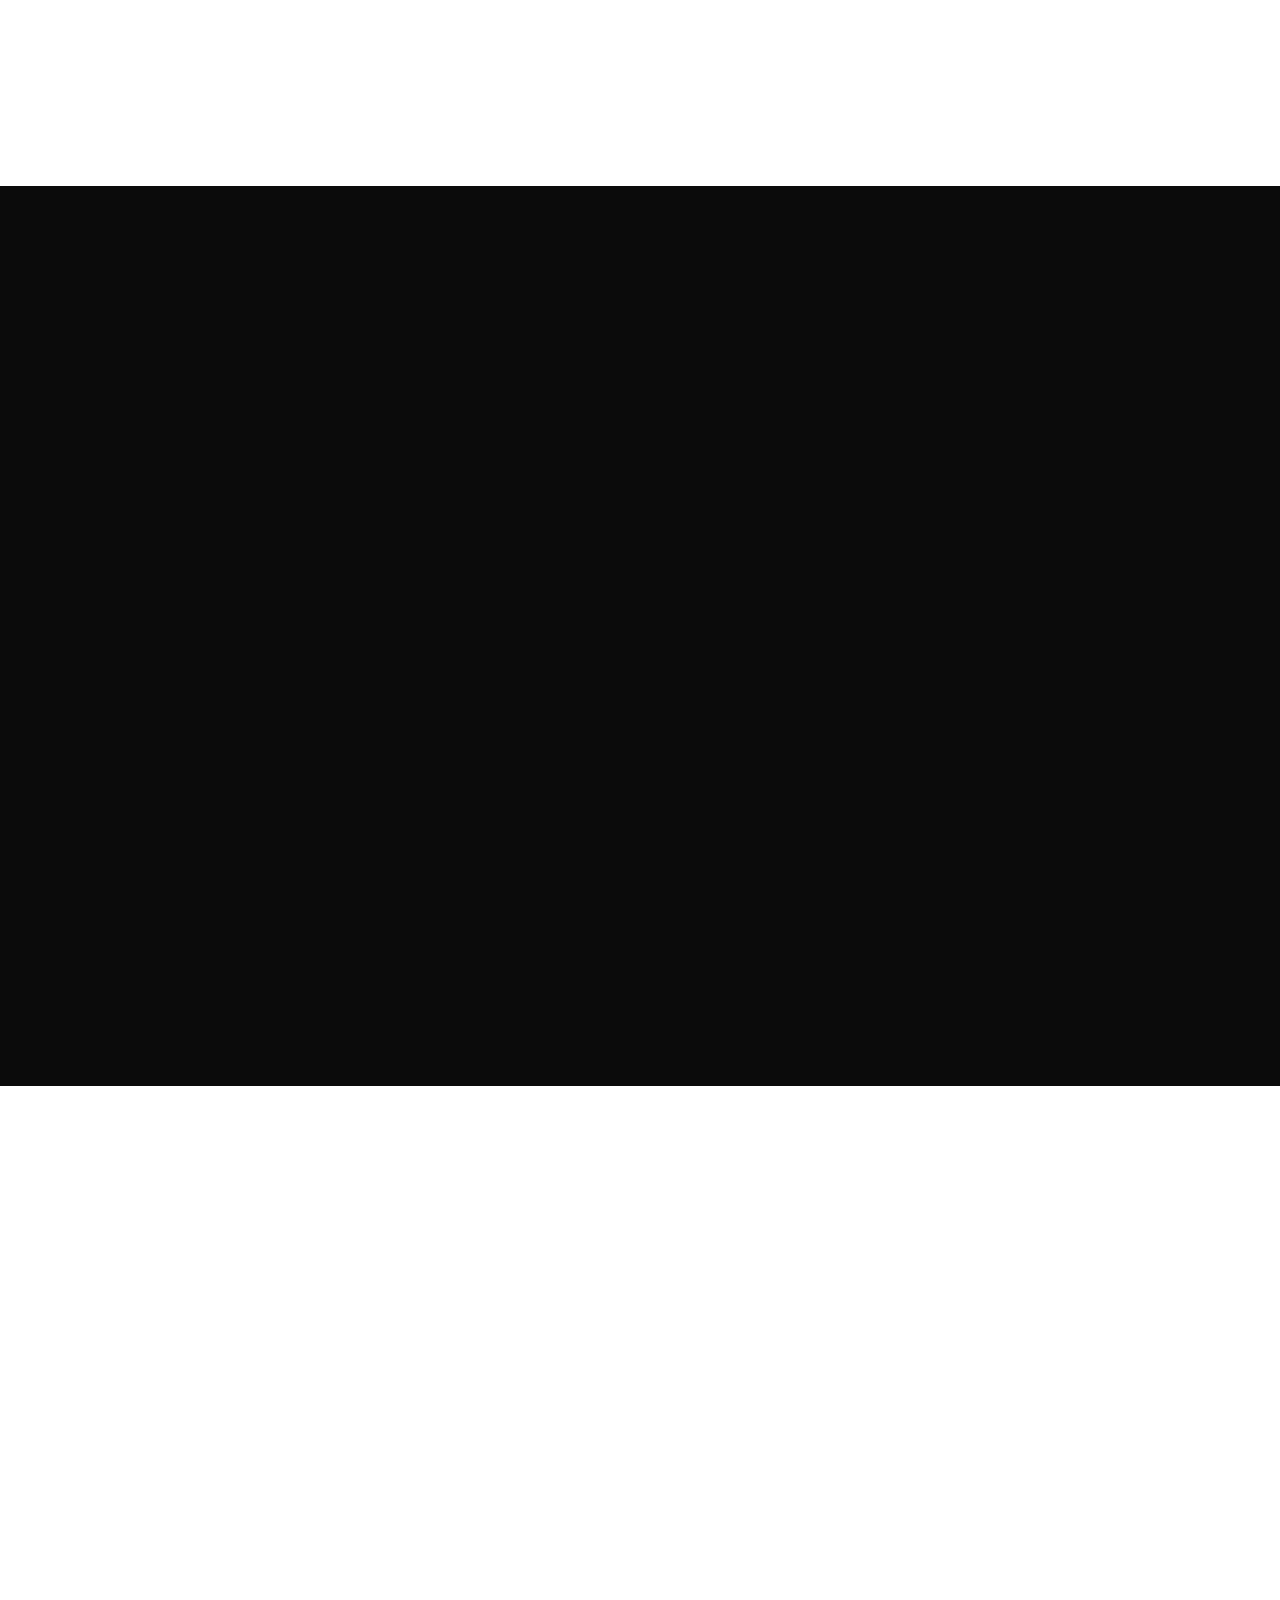
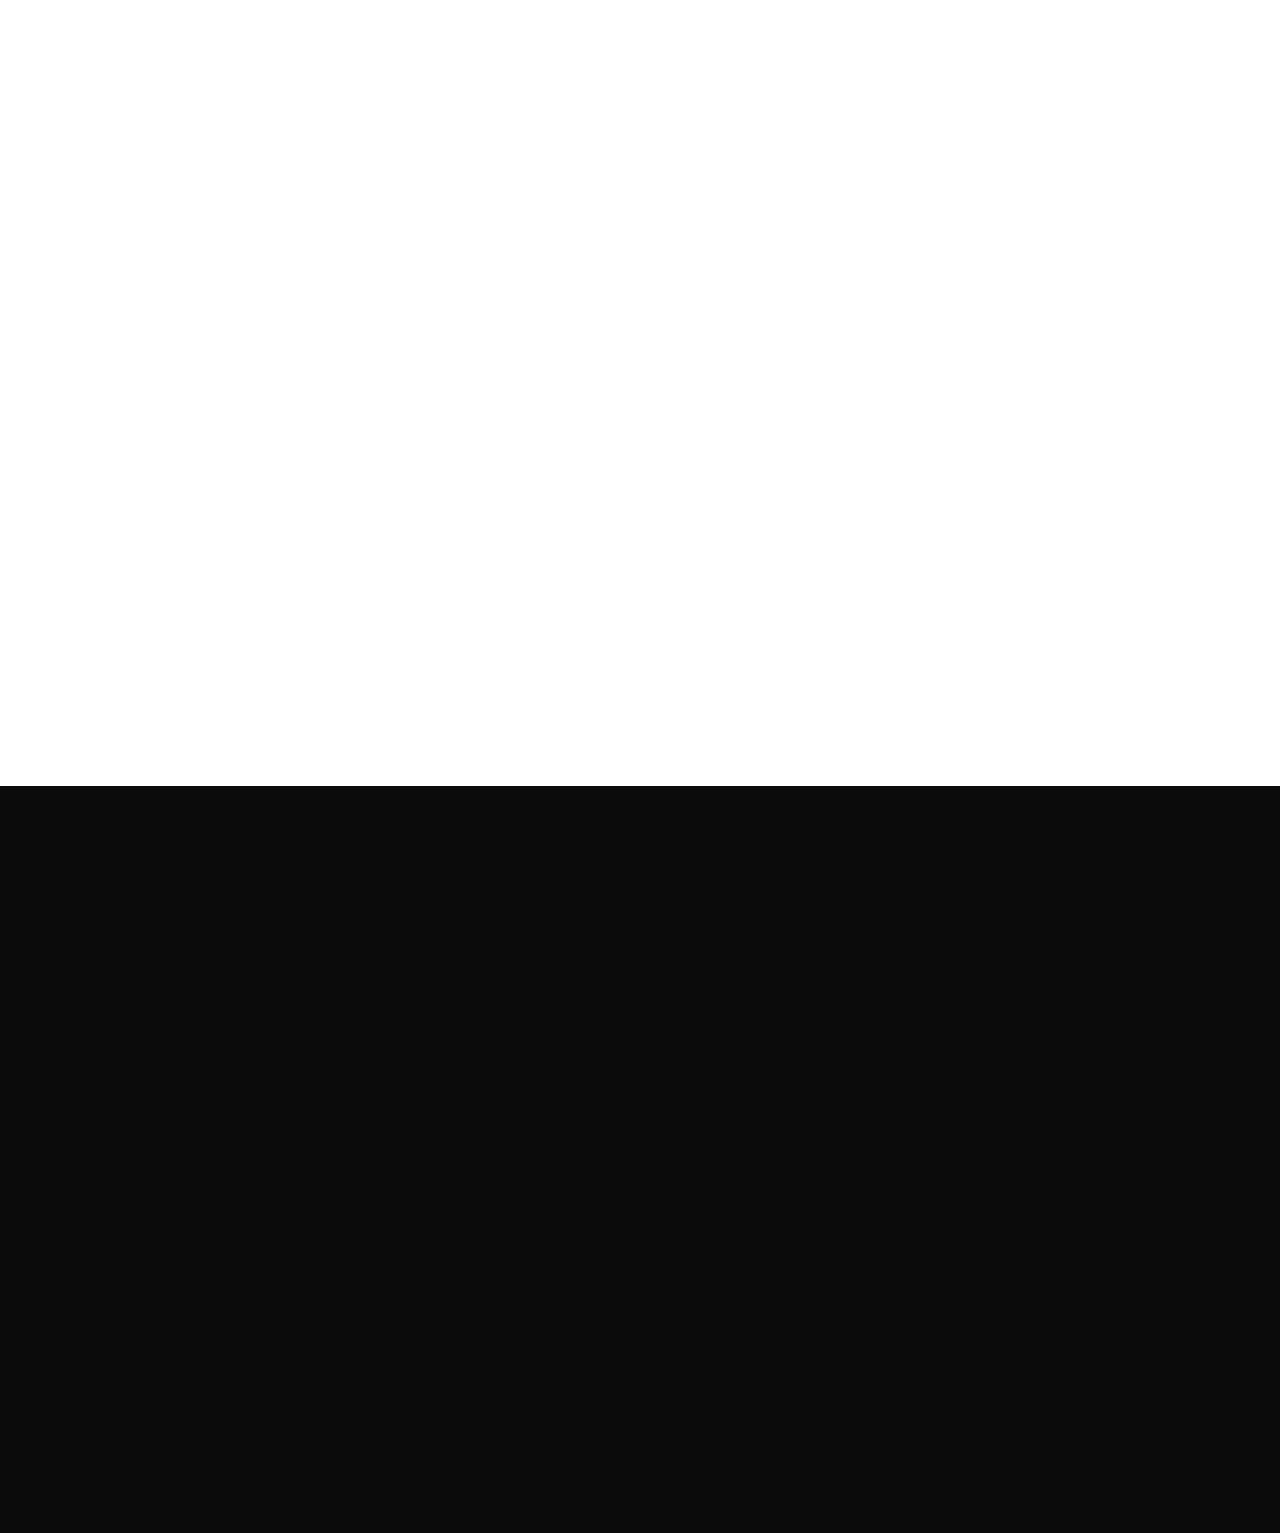
<file: index.html>
<!DOCTYPE html>
<html lang="en">

<head>

    <meta charset="UTF-8">
    <meta name="viewport" content="width=device-width, initial-scale=1.0">
    <meta http-equiv="X-UA-Compatible" content="ie=edge">

    <!-- bootstrap grid css -->
    <link rel="stylesheet" href="css/plugins/bootstrap-grid.css">
    <!-- font awesome css -->
    <link rel="stylesheet" href="css/plugins/font-awesome.min.css">
    <!-- swiper css -->
    <link rel="stylesheet" href="css/plugins/swiper.min.css">
    <!-- fancybox css -->
    <link rel="stylesheet" href="css/plugins/fancybox.min.css">
    <!-- ashley scss -->
    <link rel="stylesheet" href="css/style.css">
    <!-- custom builder css -->
    <link rel="stylesheet" href="css/custom.css">
    <!-- page name -->
    <title>UBC Infra | Modern Architectural Legacies in Mangalore</title>
    <meta name="description"
        content="UBC Infra - Crafting high-end architectural landmarks across Mangalore. Premium residential and commercial developments with precision, passion, and uncompromising quality.">
    <meta name="keywords"
        content="UBC Infra, Rohan Corporation, Land Trades Mangalore, Mohtisham Complexes, NorthernSky Properties, Inland Builders, Luxury Real Estate Mangalore, Modern Architecture Mangalore, Premium Residences Mangalore, Commercial Developments Mangalore, Best Builders in Mangalore, Property in Mangalore, Real Estate Investment Mangalore, Architectural Landmarks Mangalore, Construction Excellence Mangalore, Mangalore Builders, Architectural Legacies">
    <meta name="author" content="UBC Infra">

    <!-- Open Graph / Facebook -->
    <meta property="og:type" content="website">
    <meta property="og:url" content="http://www.ubcinfra.com/">
    <meta property="og:title" content="UBC Infra | Modern Architectural Legacies in Mangalore">
    <meta property="og:description"
        content="Crafting high-end architectural landmarks across Mangalore with precision and passion since 2019.">
    <meta property="og:image" content="assets/lotus_4k.jpeg">

    <!-- Twitter -->
    <meta property="twitter:card" content="summary_large_image">
    <meta property="twitter:url" content="http://www.ubcinfra.com/">
    <meta property="twitter:title" content="UBC Infra | Modern Architectural Legacies in Mangalore">
    <meta property="twitter:description"
        content="Crafting high-end architectural landmarks across Mangalore with precision and passion since 2019.">
    <meta property="twitter:image" content="assets/lotus_4k.jpeg">

</head>

<body>

    <!-- wrapper -->
    <div class="mil-wrapper" id="top">

        <!-- cursor -->
        <div class="mil-ball">
            <span class="mil-icon-1">
                <svg viewBox="0 0 128 128">
                    <path
                        d="M106.1,41.9c-1.2-1.2-3.1-1.2-4.2,0c-1.2,1.2-1.2,3.1,0,4.2L116.8,61H11.2l14.9-14.9c1.2-1.2,1.2-3.1,0-4.2	c-1.2-1.2-3.1-1.2-4.2,0l-20,20c-1.2,1.2-1.2,3.1,0,4.2l20,20c0.6,0.6,1.4,0.9,2.1,0.9s1.5-0.3,2.1-0.9c1.2-1.2,1.2-3.1,0-4.2	L11.2,67h105.5l-14.9,14.9c-1.2,1.2-1.2,3.1,0,4.2c0.6,0.6,1.4,0.9,2.1,0.9s1.5-0.3,2.1-0.9l20-20c1.2-1.2,1.2-3.1,0-4.2L106.1,41.9	z" />
                </svg>
            </span>
            <div class="mil-more-text">More</div>
            <div class="mil-choose-text">Сhoose</div>
        </div>
        <!-- cursor end -->

        <!-- preloader -->
        <div class="mil-preloader">
            <div class="mil-preloader-animation">
                <div class="ubc-preloader-logo">
                    <video autoplay muted playsinline loop class="ubc-preloader-video">
                        <source src="assets/logo.mp4" type="video/mp4">
                        Your browser does not support the video tag.
                    </video>
                </div>
            </div>
        </div>
        <!-- preloader end -->

        <!-- scrollbar progress -->
        <div class="mil-progress-track">
            <div class="mil-progress"></div>
        </div>
        <!-- scrollbar progress end -->

        <!-- menu -->
        <div class="mil-menu-frame">
            <!-- frame clone -->
            <div class="mil-frame-top">
                <a href="index.html" class="mil-logo"><img src="assets/logo.png" alt="UBC Logo"
                        style="height: 80px; width: auto;"></a>
                <div class="mil-menu-btn">
                    <span></span>
                </div>
            </div>
            <!-- frame clone end -->
            <div class="container">
                <div class="mil-menu-content">
                    <div class="row">
                        <div class="col-xl-5">

                            <nav class="mil-main-menu" id="swupMenu">
                                <ul>
                                    <li class="mil-has-children mil-active">
                                        <a href="#top">Home</a>
                                    </li>
                                    <li class="mil-has-children">
                                        <a href="#about">About Us</a>
                                    </li>
                                    <li class="mil-has-children">
                                        <a href="ongoing.html">Ongoing Projects</a>
                                    </li>
                                    <li class="mil-has-children">
                                        <a href="#portfolio">Completed Projects</a>
                                    </li>
                                    <li class="mil-has-children">
                                        <a href="#contact">Get in Touch</a>
                                    </li>
                                </ul>
                            </nav>

                        </div>
                        <div class="col-xl-7">

                            <div class="mil-menu-right-frame">
                                <div class="mil-animation-in">
                                    <div class="mil-animation-frame">
                                        <div class="mil-animation mil-position-1 mil-scale" data-value-1="2"
                                            data-value-2="2"></div>
                                    </div>
                                </div>
                                <div class="mil-menu-right">
                                    <div class="row">
                                        <div class="col-lg-8 mil-mb-60">

                                            <h6 class="mil-muted mil-mb-30">Featured Projects</h6>

                                            <ul class="mil-menu-list">
                                                <li><a href="#" class="mil-light-soft">UBC Lotus Park</a></li>
                                                <li><a href="#" class="mil-light-soft">UBC Square</a></li>
                                                <li><a href="#" class="mil-light-soft">Evelyn John's</a></li>
                                                <li><a href="#" class="mil-light-soft">Serene Residences</a></li>
                                            </ul>

                                        </div>
                                        <div class="col-lg-4 mil-mb-60">

                                            <h6 class="mil-muted mil-mb-30">Quick Links</h6>

                                            <ul class="mil-menu-list">
                                                <li><a href="#." class="mil-light-soft">Project Inquiries</a></li>
                                                <li><a href="#." class="mil-light-soft">Structural Safety</a></li>
                                                <li><a href="#." class="mil-light-soft">Quality Standards</a></li>
                                                <li><a href="#." class="mil-light-soft">Legal Documentation</a></li>
                                            </ul>

                                        </div>
                                    </div>
                                    <div class="mil-divider mil-mb-60"></div>
                                    <div class="row justify-content-between">

                                        <div class="col-lg-12 mil-mb-60">

                                            <p class="mil-light-soft mil-up">Third Floor, MANGALORE GATE,
                                                Kankanady, Mangalore-02 <br>
                                                <span class="mil-accent">0824 411 2755</span><br>
                                                <span class="mil-accent">info@ubcinfra.com</span><br>
                                                <a href="http://www.ubcinfra.com" target="_blank"
                                                    class="mil-accent">www.ubcinfra.com</a>
                                            </p>

                                        </div>
                                    </div>
                                </div>
                            </div>

                        </div>
                    </div>
                </div>
            </div>
        </div>
        <!-- menu -->

        <!-- curtain -->
        <div class="mil-curtain"></div>
        <!-- curtain end -->

        <!-- frame -->
        <div class="mil-frame" style="opacity: 0;">
            <div class="mil-frame-top">
                <a href="index.html" class="mil-logo"><img src="assets/logo.png" alt="UBC Logo"
                        style="height: 60px; width: auto;"></a>
                <nav class="ubc-desktop-nav">
                    <ul>
                        <li><a href="index.html#about" class="active">About Us</a></li>
                        <li><a href="ongoing.html">Ongoing Projects</a></li>
                        <li><a href="index.html#portfolio">Completed</a></li>
                        <li><a href="index.html#contact">Contact</a></li>
                    </ul>
                </nav>
                <div class="mil-menu-btn">
                    <span></span>
                </div>
            </div>
            <div class="mil-frame-bottom">
                <div class="mil-current-page"></div>
                <div class="mil-back-to-top">
                    <a href="#top" class="mil-link mil-dark mil-arrow-place">
                        <span>Back to top</span>
                    </a>
                </div>
            </div>
        </div>
        <!-- frame end -->

        <!-- content -->
        <div class="mil-content">
            <div id="swupMain" class="mil-main-transition">

                <!-- banner -->
                <section class="ubc-hero-section">
                    <div class="mil-animation-frame">
                        <div class="mil-animation mil-position-1 mil-scale" data-value-1="7" data-value-2="1.6">
                        </div>
                        <div class="mil-animation mil-position-2 mil-scale" data-value-1="4" data-value-2="1"></div>
                        <div class="mil-animation mil-position-3 mil-scale" data-value-1="1.2" data-value-2=".1">
                        </div>
                    </div>

                    <div class="mil-gradient"></div>

                    <div class="container">
                        <div class="mil-banner-content mil-up">

                            <h1 class="mil-mb-60 mil-light">BUSINESS WITH KNOWLEDGE<br>
                                AND HUMANITY</h1>
                            <div class="row">
                                <div class="col-md-7 col-lg-6">

                                    <p class="mil-light-soft mil-mb-60">Crafting high-end architectural landmarks
                                        across Mangalore with precision, passion, and uncompromising quality since
                                        2019.</p>

                                </div>
                            </div>

                            <div class="ubc-hero-buttons mil-up">
                                <a href="ongoing.html" class="mil-button mil-arrow-place mil-btn-space">
                                    <span>Ongoing Projects</span>
                                </a>

                                <a href="https://wa.me/9108244112755?text=I%20would%20like%20to%20request%20the%20company%20brochure"
                                    target="_blank" class="mil-button mil-button-outline mil-arrow-place">
                                    <span>WhatsApp</span>
                                </a>
                            </div>

                            <div class="mil-circle-text">
                                <svg version="1.1" xmlns="http://www.w3.org/2000/svg"
                                    xmlns:xlink="http://www.w3.org/1999/xlink" x="0px" y="0px" viewBox="0 0 300 300"
                                    enable-background="new 0 0 300 300" xml:space="preserve"
                                    class="mil-ct-svg mil-rotate" data-value="360">
                                    <defs>
                                        <path id="circlePath"
                                            d="M 150, 150 m -60, 0 a 60,60 0 0,1 120,0 a 60,60 0 0,1 -120,0 " />
                                    </defs>
                                    <circle cx="150" cy="100" r="75" fill="none" />
                                    <g>
                                        <use xlink:href="#circlePath" fill="none" />
                                        <text style="letter-spacing: 6.5px">
                                            <textPath xlink:href="#circlePath">Architectural Excellence -
                                            </textPath>
                                        </text>
                                    </g>
                                </svg>
                                <a href="#about" class="mil-button mil-arrow-place mil-icon-button mil-arrow-down"></a>
                            </div>

                        </div>
                    </div>
                </section>
                <!-- banner end -->

                <!-- about -->
                <section id="about">
                    <div class="container mil-p-120-30">
                        <div class="row justify-content-between align-items-center">
                            <div class="col-lg-6 col-xl-5">

                                <div class="mil-mb-90">
                                    <div class="ubc-accent-line mil-up"></div>
                                    <h2 class="mil-up mil-mb-60">Pioneering <br><span
                                            class="mil-thin">Architectural</span> <br>Integrity</h2>
                                    <p class="mil-up mil-mb-30">Since our inception in 2019, UBC Infra has been at the
                                        forefront of Mangalore's urban transformation. We don't just build apartments;
                                        we curate lifestyles characterized by structural superiority and aesthetic
                                        grace.</p>

                                    <p class="mil-up mil-mb-60">Each project is a meticulous blend of modern
                                        functionality and timeless elegance, ensuring that our clients invest in a
                                        legacy, not just a property.</p>

                                    <div class="ubc-stats-grid mil-up">
                                        <div class="ubc-stat-item">
                                            <span class="ubc-stat-number">7+</span>
                                            <span class="ubc-stat-label">Years of Professional Excellence</span>
                                        </div>
                                        <div class="ubc-stat-item">
                                            <span class="ubc-stat-number">100000+</span>
                                            <span class="ubc-stat-label">sqft completed</span>
                                        </div>

                                    </div>
                                </div>

                            </div>
                            <div class="col-lg-5">

                                <div class="mil-about-photo mil-mb-90">
                                    <div class="mil-lines-place"></div>
                                    <div class="mil-up mil-img-frame" style="padding-bottom: 160%;">
                                        <img src="assets/serene_1.jpeg" alt="Serene Residences" class="mil-scale"
                                            data-value-1="1" data-value-2="1.2">
                                    </div>
                                </div>

                            </div>
                        </div>
                    </div>
                </section>
                <!-- about end -->



                <!-- ongoing projects editorial -->
                <section class="ubc-editorial-section" id="ongoing">
                    <div class="container-fluid mil-p-0">
                        <div class="swiper-container mil-ongoing-slider">
                            <div class="swiper-wrapper">
                                <!-- Project 1 -->
                                <div class="swiper-slide">
                                    <div class="row no-gutters">
                                        <div class="col-lg-7">
                                            <div class="ubc-editorial-img-wrapper mil-up">
                                                <a href="evelyn-johns.html" class="ubc-editorial-img">
                                                    <img src="assets/evelyn_4k.jpeg" alt="Evelyn John's">
                                                </a>
                                            </div>
                                        </div>
                                        <div class="col-lg-5">
                                            <div class="ubc-editorial-content mil-up">
                                                <div class="mil-mb-60">
                                                    <div class="ubc-editorial-header">
                                                        <span class="ubc-project-number">01</span>
                                                        <span class="mil-suptitle mil-mb-30">Featured Development</span>
                                                        <h2 class="mil-muted mil-mb-30"><a href="evelyn-johns.html"
                                                                style="color: inherit;">Evelyn <span
                                                                    class="mil-thin">John's</span></a></h2>
                                                    </div>
                                                    <p class="mil-light-soft mil-mb-60">Premium residences at Bejai New
                                                        Road, designed for elite urban living. Experience architectural
                                                        excellence in every corner.</p>

                                                    <div class="ubc-modern-progress mil-mb-60">
                                                        <div class="ubc-progress-info">
                                                            <span class="ubc-label">Construction Phase</span>
                                                            <span class="ubc-percent">40%</span>
                                                        </div>
                                                        <div class="ubc-bar-bg">
                                                            <div class="ubc-bar-fill" data-progress="40%"></div>
                                                        </div>
                                                    </div>

                                                    <div class="ubc-thumb-nav mil-up">
                                                        <p class="mil-text-sm mil-light-soft mil-mb-20">UP NEXT</p>
                                                        <div class="row">
                                                            <div class="col-4">
                                                                <div class="ubc-thumb-item" onclick="goToSlide(1)">
                                                                    <img src="assets/serene_1.jpeg" alt="Serene">
                                                                </div>
                                                            </div>
                                                            <div class="col-4">
                                                                <div class="ubc-thumb-item" onclick="goToSlide(2)">
                                                                    <img src="assets/tower_4k.jpeg" alt="Tower">
                                                                </div>
                                                            </div>
                                                            <div class="col-4">
                                                                <div class="ubc-thumb-item" onclick="goToSlide(3)">
                                                                    <img src="assets/triangle_4k.jpeg" alt="Triangle">
                                                                </div>
                                                            </div>
                                                        </div>
                                                    </div>
                                                </div>
                                            </div>
                                        </div>
                                    </div>
                                </div>

                                <!-- Project 2 -->
                                <div class="swiper-slide">
                                    <div class="row no-gutters">
                                        <div class="col-lg-7">
                                            <div class="ubc-editorial-img-wrapper">
                                                <a href="serene-residences.html" class="ubc-editorial-img">
                                                    <img src="assets/serene_1.jpeg" alt="Serene Residences">
                                                </a>
                                            </div>
                                        </div>
                                        <div class="col-lg-5">
                                            <div class="ubc-editorial-content">
                                                <div class="mil-mb-60">
                                                    <div class="ubc-editorial-header">
                                                        <span class="ubc-project-number">02</span>
                                                        <span class="mil-suptitle mil-mb-30">Waterfront Luxury</span>
                                                        <h2 class="mil-muted mil-mb-30"><a href="serene-residences.html"
                                                                style="color: inherit;">Serene <span
                                                                    class="mil-thin">Residences</span></a></h2>
                                                    </div>
                                                    <p class="mil-light-soft mil-mb-60">Waterfront tranquility at Bolar,
                                                        Mangalore. Experience pure serenity with breathtaking views and
                                                        modern amenities.</p>

                                                    <div class="ubc-modern-progress mil-mb-60">
                                                        <div class="ubc-progress-info">
                                                            <span class="ubc-label">Foundation Phase</span>
                                                            <span class="ubc-percent">25%</span>
                                                        </div>
                                                        <div class="ubc-bar-bg">
                                                            <div class="ubc-bar-fill" data-progress="25%"></div>
                                                        </div>
                                                    </div>

                                                    <div class="ubc-thumb-nav">
                                                        <p class="mil-text-sm mil-light-soft mil-mb-20">UP NEXT</p>
                                                        <div class="row">
                                                            <div class="col-4">
                                                                <div class="ubc-thumb-item" onclick="goToSlide(2)">
                                                                    <img src="assets/tower_4k.jpeg" alt="Tower">
                                                                </div>
                                                            </div>
                                                            <div class="col-4">
                                                                <div class="ubc-thumb-item" onclick="goToSlide(3)">
                                                                    <img src="assets/triangle_4k.jpeg" alt="Triangle">
                                                                </div>
                                                            </div>
                                                            <div class="col-4">
                                                                <div class="ubc-thumb-item" onclick="goToSlide(0)">
                                                                    <img src="assets/evelyn_4k.jpeg" alt="Evelyn">
                                                                </div>
                                                            </div>
                                                        </div>
                                                    </div>
                                                </div>
                                            </div>
                                        </div>
                                    </div>
                                </div>

                                <!-- Project 3 -->
                                <div class="swiper-slide">
                                    <div class="row no-gutters">
                                        <div class="col-lg-7">
                                            <div class="ubc-editorial-img-wrapper">
                                                <a href="kankanady-tower.html" class="ubc-editorial-img">
                                                    <img src="assets/tower_4k.jpeg" alt="Kankanady Tower">
                                                </a>
                                            </div>
                                        </div>
                                        <div class="col-lg-5">
                                            <div class="ubc-editorial-content">
                                                <div class="mil-mb-60">
                                                    <div class="ubc-editorial-header">
                                                        <span class="ubc-project-number">03</span>
                                                        <span class="mil-suptitle mil-mb-30">Urban Landmark</span>
                                                        <h2 class="mil-muted mil-mb-30"><a href="kankanady-tower.html"
                                                                style="color: inherit;">Kankanady <span
                                                                    class="mil-thin">Tower</span></a></h2>
                                                    </div>
                                                    <p class="mil-light-soft mil-mb-60">The new architectural landmark
                                                        in the heart of Kankanady. Redefining urban skyline with
                                                        precision and elegance.</p>

                                                    <div class="ubc-modern-progress mil-mb-60">
                                                        <div class="ubc-progress-info">
                                                            <span class="ubc-label">Pre-Launch Phase</span>
                                                            <span class="ubc-percent">10%</span>
                                                        </div>
                                                        <div class="ubc-bar-bg">
                                                            <div class="ubc-bar-fill" data-progress="10%"></div>
                                                        </div>
                                                    </div>

                                                    <div class="ubc-thumb-nav">
                                                        <p class="mil-text-sm mil-light-soft mil-mb-20">UP NEXT</p>
                                                        <div class="row">
                                                            <div class="col-4">
                                                                <div class="ubc-thumb-item" onclick="goToSlide(3)">
                                                                    <img src="assets/triangle_4k.jpeg" alt="Triangle">
                                                                </div>
                                                            </div>
                                                            <div class="col-4">
                                                                <div class="ubc-thumb-item" onclick="goToSlide(0)">
                                                                    <img src="assets/evelyn_4k.jpeg" alt="Evelyn">
                                                                </div>
                                                            </div>
                                                            <div class="col-4">
                                                                <div class="ubc-thumb-item" onclick="goToSlide(1)">
                                                                    <img src="assets/serene_1.jpeg" alt="Serene">
                                                                </div>
                                                            </div>
                                                        </div>
                                                    </div>
                                                </div>
                                            </div>
                                        </div>
                                    </div>
                                </div>

                                <!-- Project 4 -->
                                <div class="swiper-slide">
                                    <div class="row no-gutters">
                                        <div class="col-lg-7">
                                            <div class="ubc-editorial-img-wrapper">
                                                <a href="gm-triangle.html" class="ubc-editorial-img">
                                                    <img src="assets/triangle_4k.jpeg" alt="GM Triangle">
                                                </a>
                                            </div>
                                        </div>
                                        <div class="col-lg-5">
                                            <div class="ubc-editorial-content">
                                                <div class="mil-mb-60">
                                                    <div class="ubc-editorial-header">
                                                        <span class="ubc-project-number">04</span>
                                                        <span class="mil-suptitle mil-mb-30">Premium Villament</span>
                                                        <h2 class="mil-muted mil-mb-30"><a href="gm-triangle.html"
                                                                style="color: inherit;">GM <span
                                                                    class="mil-thin">Triangle</span></a></h2>
                                                    </div>
                                                    <p class="mil-light-soft mil-mb-60">Exclusive villament-style living
                                                        at Pandeshwar. Single 4 BHK unit per floor, offering ultimate
                                                        privacy and luxury.</p>

                                                    <div class="ubc-modern-progress mil-mb-60">
                                                        <div class="ubc-progress-info">
                                                            <span class="ubc-label">Site Work Phase</span>
                                                            <span class="ubc-percent">5%</span>
                                                        </div>
                                                        <div class="ubc-bar-bg">
                                                            <div class="ubc-bar-fill" data-progress="5%"></div>
                                                        </div>
                                                    </div>

                                                    <div class="ubc-thumb-nav">
                                                        <p class="mil-text-sm mil-light-soft mil-mb-20">UP NEXT</p>
                                                        <div class="row">
                                                            <div class="col-4">
                                                                <div class="ubc-thumb-item" onclick="goToSlide(0)">
                                                                    <img src="assets/evelyn_4k.jpeg" alt="Evelyn">
                                                                </div>
                                                            </div>
                                                            <div class="col-4">
                                                                <div class="ubc-thumb-item" onclick="goToSlide(1)">
                                                                    <img src="assets/serene_1.jpeg" alt="Serene">
                                                                </div>
                                                            </div>
                                                            <div class="col-4">
                                                                <div class="ubc-thumb-item" onclick="goToSlide(2)">
                                                                    <img src="assets/tower_4k.jpeg" alt="Tower">
                                                                </div>
                                                            </div>
                                                        </div>
                                                    </div>
                                                </div>
                                            </div>
                                        </div>
                                    </div>
                                </div>
                            </div>


                        </div>
                    </div>
                </section>
                <!-- ongoing projects editorial end -->

                <!-- portfolio -->
                <section id="portfolio">
                    <div class="container mil-p-120-120">
                        <div class="row justify-content-between align-items-center mil-mb-60">
                            <div class="col-lg-6">
                                <h2 class="mil-up">Completed <br><span class="mil-thin">Architectural</span>
                                    <br>Legacies
                                </h2>
                            </div>
                            <div class="col-lg-5">
                                <p class="mil-up">Explore our portfolio of successfully delivered projects that have set
                                    new benchmarks for construction quality in Mangalore.</p>
                            </div>
                        </div>
                        <div class="row">
                            <div class="col-lg-6">
                                <a href="lotus-park.html" class="mil-portfolio-item mil-up mil-mb-60"
                                    style="display: block;">
                                    <div class="mil-cover-frame">
                                        <img src="assets/lotus_4k.jpeg" alt="Lotus Park">
                                    </div>
                                    <div class="mil-description">
                                        <div class="mil-labels mil-mb-30">
                                            <div class="mil-label mil-upper mil-accent">COMPLETED 2020</div>
                                        </div>
                                        <h4 class="mil-mb-30">UBC Lotus Park</h4>
                                        <p>A masterclass in modern residential architecture, featuring premium amenities
                                            and structural integrity.</p>
                                    </div>
                                </a>
                            </div>
                            <div class="col-lg-6">
                                <a href="ubc-square.html" class="mil-portfolio-item mil-up mil-mb-60"
                                    style="display: block;">
                                    <div class="mil-cover-frame">
                                        <img src="assets/square_4k.jpeg" alt="UBC Square">
                                    </div>
                                    <div class="mil-description">
                                        <div class="mil-labels mil-mb-30">
                                            <div class="mil-label mil-upper mil-accent">COMPLETED 2018</div>
                                        </div>
                                        <h4 class="mil-mb-30">UBC Square</h4>
                                        <p>Dynamic commercial and residential mixed-use development in a prime Mangalore
                                            location.</p>
                                    </div>
                                </a>
                            </div>
                        </div>
                    </div>
                </section>
                <!-- portfolio end -->

                <!-- footer -->
                <footer class="mil-dark-bg" id="contact">
                    <div class="mi-invert-fix">
                        <div class="container mil-p-120-60">
                            <div class="row justify-content-between">
                                <div class="col-md-4 col-lg-4 mil-mb-60">

                                    <div class="ubc-footer-logo-container mil-up"><img src="assets/logo.png"
                                            alt="UBC Logo"></div>

                                    <p class="mil-light-soft mil-up mil-mb-30">Stay updated with our latest
                                        architectural developments.</p>

                                    <form class="mil-subscribe-form mil-up">
                                        <input type="text" placeholder="Your Email Address">
                                        <button type="submit" class="mil-button mil-icon-button-sm ubc-send-btn"><i
                                                class="fas fa-paper-plane"></i></button>
                                    </form>

                                </div>
                                <div class="col-md-7 col-lg-6">
                                    <div class="row justify-content-end">
                                        <div class="col-md-6 col-lg-7">

                                            <nav class="mil-footer-menu mil-mb-60">
                                                <ul>
                                                    <li class="mil-up mil-active">
                                                        <a href="index.html">Home</a>
                                                    </li>
                                                    <li class="mil-up">
                                                        <a href="#about">Studio</a>
                                                    </li>
                                                    <li class="mil-up">
                                                        <a href="ongoing.html">Ongoing</a>
                                                    </li>
                                                    <li class="mil-up">
                                                        <a href="#portfolio">Works</a>
                                                    </li>
                                                </ul>
                                            </nav>

                                        </div>
                                        <div class="col-md-6 col-lg-5">
                                            <ul class="mil-menu-list mil-up mil-mb-60">
                                                <li><a href="#." class="mil-light-soft">Structural Safety</a></li>
                                                <li><a href="#." class="mil-light-soft">Privacy Policy</a></li>
                                                <li><a href="#." class="mil-light-soft">Terms of Use</a></li>
                                                <li><a href="#." class="mil-light-soft">Contact Info</a></li>
                                            </ul>
                                        </div>
                                    </div>
                                </div>
                            </div>

                            <div class="row justify-content-between flex-sm-row-reverse">
                                <div class="col-md-7 col-lg-6">

                                    <div class="row justify-content-between">

                                        <div class="col-md-12 col-lg-12 mil-mb-60">

                                            <h6 class="mil-muted mil-up mil-mb-30">Registered Office</h6>

                                            <p class="mil-light-soft mil-up">Third Floor, MANGALORE GATE,
                                                Kankanady, Mangalore-02 <br>
                                                <span class="mil-accent">0824 411 2755</span><br>
                                                <span class="mil-upper mil-accent mil-mt-20 mil-mb-10"
                                                    style="display: inline-block;">Email ID</span><br>
                                                <span class="mil-accent">info@ubcinfra.com</span><br>
                                                <a href="http://www.ubcinfra.com" target="_blank"
                                                    class="mil-accent">www.ubcinfra.com</a>
                                            </p>

                                        </div>
                                    </div>

                                </div>
                                <div class="col-md-4 col-lg-6 mil-mb-60">

                                    <div class="mil-vert-between">
                                        <div class="mil-mb-30">
                                            <ul class="mil-social-icons mil-up">
                                                <li><a href="#." target="_blank" class="social-icon"> <i
                                                            class="fab fa-instagram"></i></a></li>
                                                <li><a href="#." target="_blank" class="social-icon"> <i
                                                            class="fab fa-facebook"></i></a></li>
                                                <li><a href="#." target="_blank" class="social-icon"> <i
                                                            class="fab fa-linkedin"></i></a></li>
                                                <li><a href="#." target="_blank" class="social-icon"> <i
                                                            class="fab fa-whatsapp"></i></a></li>
                                            </ul>
                                        </div>
                                        <p class="mil-light-soft mil-up">© 2026 UBC Infra. Mangalore's Premier
                                            Infrastructure & Living.</p>
                                    </div>

                                </div>
                            </div>
                        </div>
                    </div>
                </footer>
                <!-- footer end -->

            </div>
        </div>
        <!-- content -->

    </div>
    <!-- wrapper end -->

    <!-- jquery js -->
    <script src="js/plugins/jquery.min.js"></script>
    <!-- swup js -->
    <script src="js/plugins/swup.min.js"></script>
    <!-- swiper js -->
    <script src="js/plugins/swiper.min.js"></script>
    <!-- fancybox js -->
    <script src="js/plugins/fancybox.min.js"></script>
    <!-- gsap js -->
    <script src="js/plugins/gsap.min.js"></script>
    <!-- scroll smoother -->
    <script src="js/plugins/smooth-scroll.js"></script>
    <!-- scroll trigger js -->
    <script src="js/plugins/ScrollTrigger.min.js"></script>
    <!-- scroll to js -->
    <script src="js/plugins/ScrollTo.min.js"></script>
    <!-- ashley js -->
    <script src="js/main.js"></script>

    <!-- Custom Progress Bar & Slider Animation -->
    <style>
        img,
        .ubc-project-img,
        .ubc-project-card,
        .ubc-hero-section,
        .ubc-progress-container {
            filter: none !important;
            mix-blend-mode: normal !important;
            -webkit-filter: none !important;
        }

        .ubc-hero-buttons .mil-link {
            width: auto !important;
            height: auto;
            display: inline-flex;
            align-items: center;
            padding: 10px 0 10px 30px;
            /* Added left padding to align with button text */
            border: none;
            background: transparent;
            border-radius: 0;
            color: #fff !important;
            font-size: 11px;
            letter-spacing: 2px;
            text-transform: uppercase;
            border-bottom: 1px solid rgba(255, 255, 255, 0.1);
            /* Underline instead of pill */
            transition: all 0.3s ease;
        }

        .mil-frame-top .mil-logo {
            color: #ffffff !important;
            background-color: transparent !important;
            /* Ensure no background box */
        }

        .mil-frame-top .mil-menu-btn span,
        .mil-frame-top .mil-menu-btn span::before,
        .mil-frame-top .mil-menu-btn span::after {
            background-color: #ffffff !important;
            /* Only bars are white */
        }

        .mil-menu-btn.mil-active span,
        .mil-menu-btn.mil-active span::before,
        .mil-menu-btn.mil-active span::after {
            background-color: #000000 !important;
        }

        .mil-ongoing-slider {
            overflow: hidden !important;
        }

        .mil-ongoing-slider .ubc-project-card {
            max-width: 800px;
            margin: 0 auto;
        }

        /* Editorial Section */
        .ubc-editorial-section {
            background: #0b0b0b;
            color: #fff;
            overflow: hidden;
            position: relative;
        }

        .ubc-editorial-img-wrapper {
            padding: 80px;
            height: 100vh;
            display: flex;
            align-items: center;
            justify-content: center;
        }

        .ubc-editorial-img {
            height: 100%;
            width: 100%;
            overflow: hidden;
            border: 1px solid rgba(255, 255, 255, 0.05);
            box-shadow: 0 30px 60px rgba(0, 0, 0, 0.5);
        }

        .ubc-editorial-img img {
            width: 100%;
            height: 100%;
            object-fit: cover;
            transition: 1.5s ease;
        }

        .swiper-slide-active .ubc-editorial-img img {
            transform: scale(1.1);
        }

        .ubc-editorial-content {
            height: 100vh;
            padding: 100px;
            display: flex;
            flex-direction: column;
            justify-content: center;
            background: #0b0b0b;
        }

        @media (max-width: 991px) {
            .ubc-editorial-img-wrapper {
                height: 60vh;
                padding: 30px;
            }

            .ubc-editorial-content {
                height: auto;
                padding: 60px 30px;
            }
        }

        .ubc-editorial-controls {
            position: absolute;
            bottom: 50px;
            left: calc(58.333333% + 100px);
            /* Align with content padding */
            display: flex;
            gap: 20px;
            z-index: 10;
        }

        .ubc-editorial-controls .mil-slider-arrow {
            width: 60px;
            height: 60px;
            border: 1px solid rgba(255, 255, 255, 0.1);
            background: transparent;
            display: flex;
            align-items: center;
            justify-content: center;
            cursor: pointer;
            transition: 0.4s;
        }

        .ubc-editorial-controls .mil-slider-arrow:hover {
            background: #118D57;
            border-color: #118D57;
            color: #fff;
        }

        .ubc-editorial-controls .mil-slider-arrow svg {
            width: 24px;
            height: 24px;
        }

        .ubc-editorial-header {
            position: relative;
            padding-top: 40px;
        }

        .ubc-project-number {
            position: absolute;
            top: 0;
            left: -30px;
            font-size: 140px;
            font-weight: 900;
            color: rgba(255, 255, 255, 0.03);
            line-height: 0.8;
            pointer-events: none;
            z-index: -1;
            font-family: 'Outfit', sans-serif;
            transition: 1s ease;
        }

        .swiper-slide-active .ubc-project-number {
            left: 0;
            color: rgba(17, 61, 45, 0.05);
        }

        .ubc-modern-progress {
            width: 100%;
            background: rgba(255, 255, 255, 0.02);
            padding: 30px;
            border-left: 2px solid #118D57;
        }

        .ubc-modern-progress {
            width: 100%;
        }

        .ubc-progress-info {
            display: flex;
            justify-content: space-between;
            margin-bottom: 15px;
        }

        .ubc-label {
            font-size: 12px;
            text-transform: uppercase;
            letter-spacing: 2px;
            color: #888;
        }

        .ubc-percent {
            font-weight: 700;
            color: #118D57;
        }

        .ubc-bar-bg {
            width: 100%;
            height: 2px;
            background: rgba(255, 255, 255, 0.1);
        }

        .ubc-bar-fill {
            height: 100%;
            background: #118D57;
            width: 0;
        }

        .ubc-thumb-nav {
            margin-top: 40px;
        }

        .ubc-thumb-item {
            cursor: pointer;
            overflow: hidden;
            height: 80px;
            opacity: 0.5;
            transition: 0.4s;
            border: 1px solid rgba(255, 255, 255, 0.1);
            position: relative;
        }

        .ubc-thumb-item:hover {
            opacity: 1;
            transform: translateY(-5px);
        }

        .ubc-thumb-item img {
            width: 100%;
            height: 100%;
            object-fit: cover;
        }
    </style>
    <script>
        document.addEventListener('DOMContentLoaded', function () {
            gsap.registerPlugin(ScrollTrigger);

            // Progress Bar Animation
            const bars = document.querySelectorAll('.ubc-progress-bar-fill');
            bars.forEach(bar => {
                const targetWidth = bar.getAttribute('data-progress');
                gsap.to(bar, {
                    width: targetWidth,
                    duration: 2,
                    ease: "power4.out",
                    scrollTrigger: {
                        trigger: bar,
                        start: "top 90%",
                    }
                });
            });

            // Ongoing Slider Initialization - EDITORIAL LAYOUT
            var milOngoingSwiper = new Swiper('.mil-ongoing-slider', {
                slidesPerView: 1,
                spaceBetween: 0,
                speed: 1000,
                autoplay: {
                    delay: 5000,
                    disableOnInteraction: false,
                },
                loop: true,
                effect: 'fade',
                fadeEffect: {
                    crossFade: true
                },
                navigation: {
                    prevEl: '.mil-ongoing-prev',
                    nextEl: '.mil-ongoing-next',
                },
            });

            // Global helper for thumbnail clicks
            window.goToSlide = function (index) {
                if (milOngoingSwiper) {
                    milOngoingSwiper.slideToLoop(index);
                }
            };

            // FIX: Close menu on link click (for single page navigation)
            $('.mil-main-menu a').on('click', function () {
                $('.mil-menu-btn').removeClass('mil-active');
                $('.mil-menu').removeClass('mil-active');
                $('.mil-menu-frame').removeClass('mil-active');
            });

            // FIX: Close menu when clicking empty space (outside menu content)
            $('.mil-menu-frame').on('click', function (e) {
                if ($(e.target).closest('.mil-menu-content').length === 0 && !$(e.target).closest('.mil-menu-btn').length) {
                    $('.mil-menu-btn').removeClass('mil-active');
                    $('.mil-menu').removeClass('mil-active');
                    $('.mil-menu-frame').removeClass('mil-active');
                }
            });
        });
    </script>

</body>

</html>
</file>
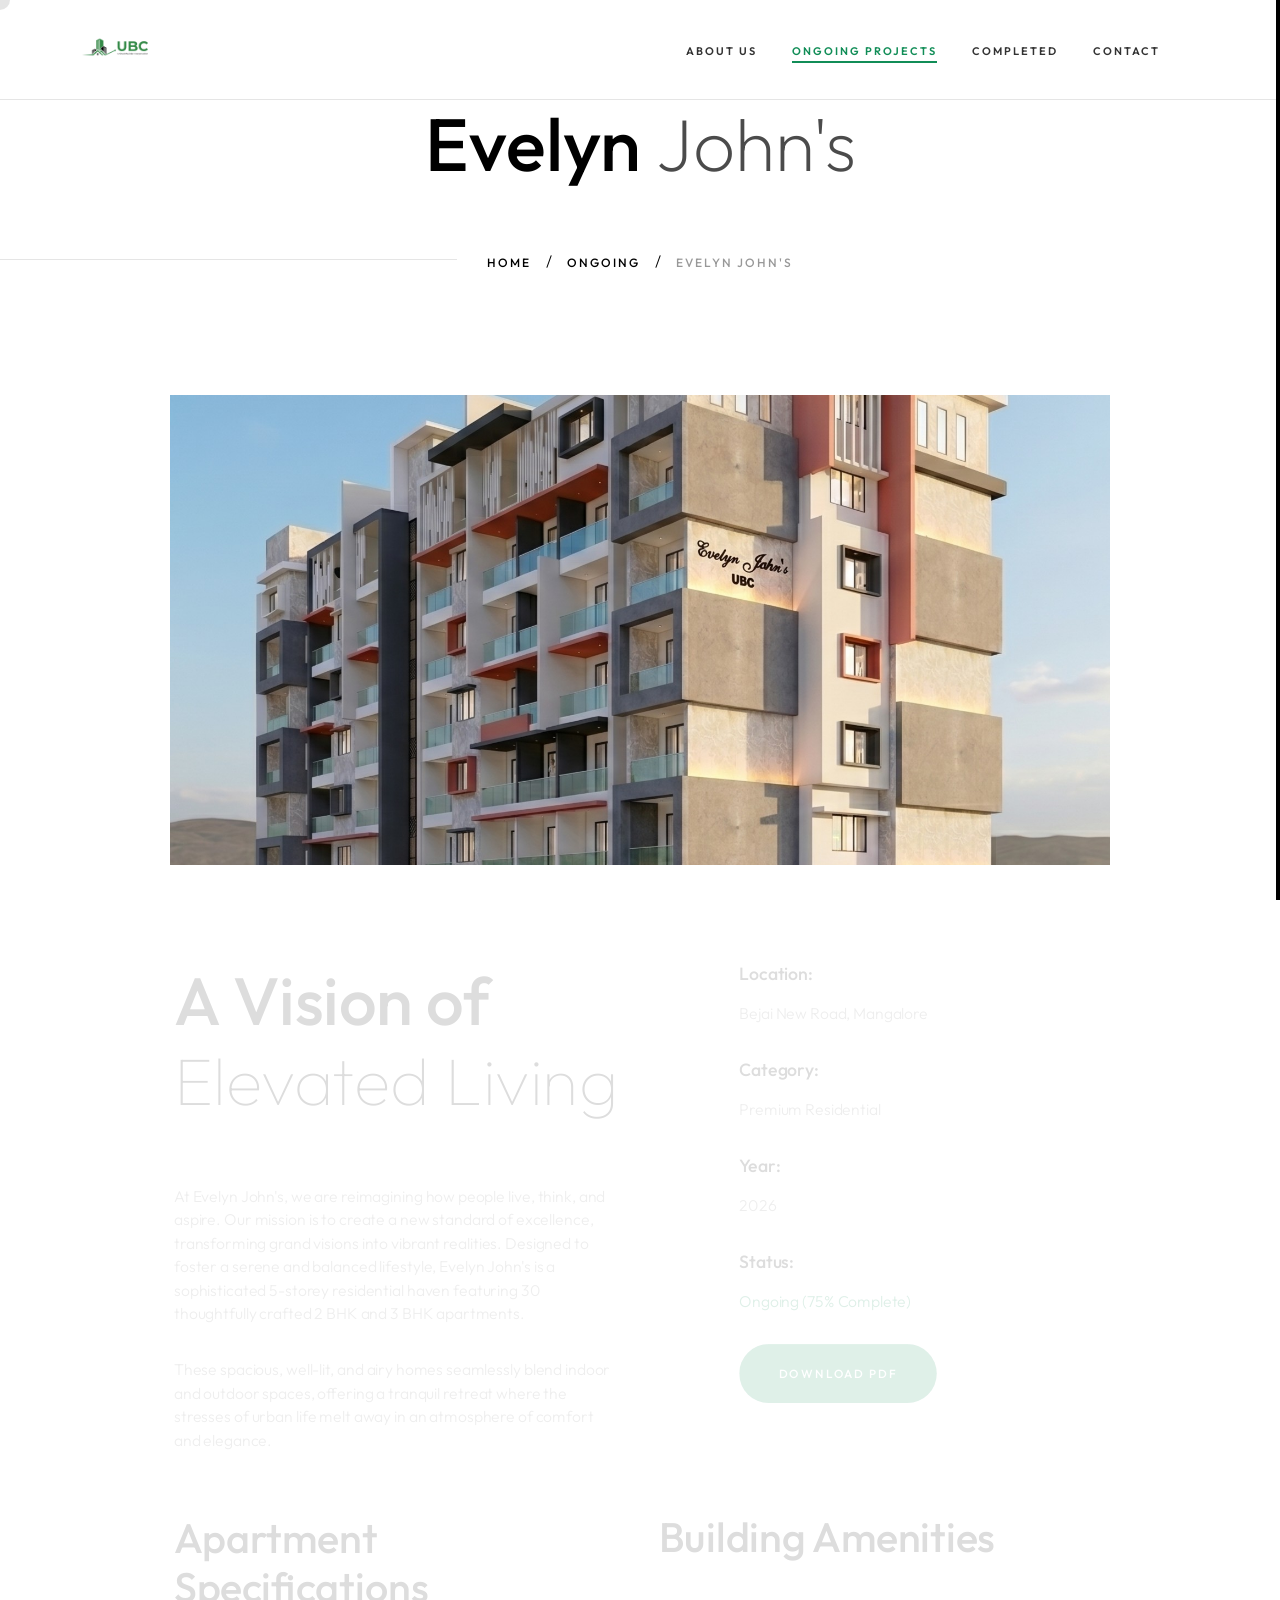
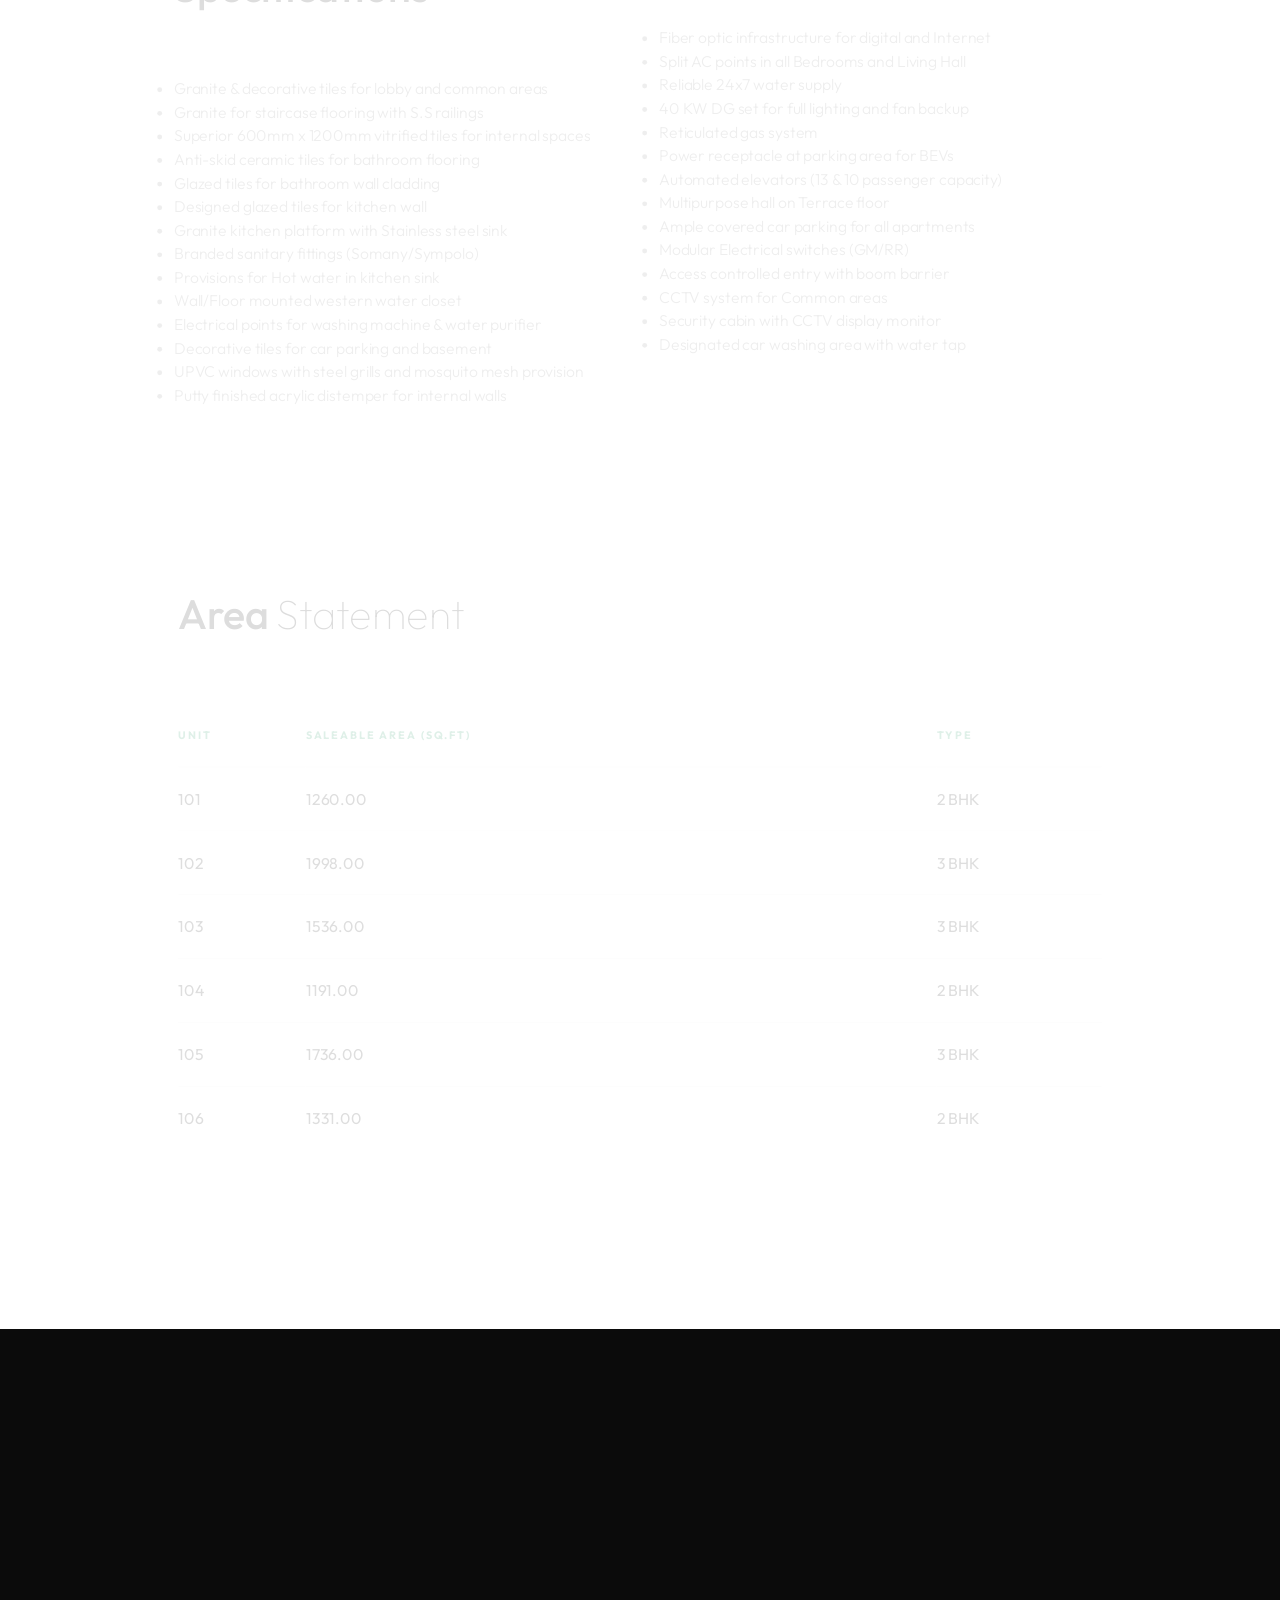
<file: evelyn-johns.html>
<!DOCTYPE html>
<html lang="zxx">

<head>

    <meta charset="UTF-8">
    <meta name="viewport" content="width=device-width, initial-scale=1.0">
    <meta http-equiv="X-UA-Compatible" content="ie=edge">

    <!-- bootstrap grid css -->
    <link rel="stylesheet" href="css/plugins/bootstrap-grid.css">
    <!-- font awesome css -->
    <link rel="stylesheet" href="css/plugins/font-awesome.min.css">
    <!-- swiper css -->
    <link rel="stylesheet" href="css/plugins/swiper.min.css">
    <!-- fancybox css -->
    <link rel="stylesheet" href="css/plugins/fancybox.min.css">
    <!-- ashley scss -->
    <link rel="stylesheet" href="css/style.css">
    <!-- custom builder css -->
    <link rel="stylesheet" href="css/custom.css">
    <!-- page name -->
    <title>Evelyn John's | UBC Infra</title>

</head>

<body>

    <!-- wrapper -->
    <div class="mil-wrapper" id="top">

        <!-- cursor -->
        <div class="mil-ball">
            <span class="mil-icon-1">
                <svg viewBox="0 0 128 128">
                    <path
                        d="M106.1,41.9c-1.2-1.2-3.1-1.2-4.2,0c-1.2,1.2-1.2,3.1,0,4.2L116.8,61H11.2l14.9-14.9c1.2-1.2,1.2-3.1,0-4.2	c-1.2-1.2-3.1-1.2-4.2,0l-20,20c-1.2,1.2-1.2,3.1,0,4.2l20,20c0.6,0.6,1.4,0.9,2.1,0.9s1.5-0.3,2.1-0.9c1.2-1.2,1.2-3.1,0-4.2	L11.2,67h105.5l-14.9,14.9c-1.2,1.2-1.2,3.1,0,4.2c0.6,0.6,1.4,0.9,2.1,0.9s1.5-0.3,2.1-0.9l20-20c1.2-1.2,1.2-3.1,0-4.2L106.1,41.9	z" />
                </svg>
            </span>
            <div class="mil-more-text">More</div>
            <div class="mil-choose-text">Сhoose</div>
        </div>
        <!-- cursor end -->



        <!-- scrollbar progress -->
        <div class="mil-progress-track">
            <div class="mil-progress"></div>
        </div>
        <!-- scrollbar progress end -->

        <!-- menu -->
        <div class="mil-menu-frame">
            <!-- frame clone -->
            <div class="mil-frame-top">
                <a href="index.html" class="mil-logo"><img src="assets/logo.png" alt="UBC Logo" style="height: 40px; width: auto;"></a>
                <div class="mil-menu-btn">
                    <span></span>
                </div>
            </div>
            <!-- frame clone end -->
            <div class="container">
                <div class="mil-menu-content">
                    <div class="row">
                        <div class="col-xl-5">

                            <nav class="mil-main-menu" id="swupMenu">
                                <ul>
                                    <li class="mil-has-children">
                                        <a href="index.html">Home</a>
                                    </li>
                                    <li class="mil-has-children">
                                        <a href="index.html#about">The Studio</a>
                                    </li>
                                    <li class="mil-has-children">
                                        <a href="ongoing.html">Ongoing Works</a>
                                    </li>
                                    <li class="mil-has-children">
                                        <a href="index.html#portfolio">Completed Portfolio</a>
                                    </li>
                                    <li class="mil-has-children">
                                        <a href="index.html#contact">Get in Touch</a>
                                    </li>
                                </ul>
                            </nav>

                        </div>
                        <div class="col-xl-7">

                            <div class="mil-menu-right-frame">
                                <div class="mil-animation-in">
                                    <div class="mil-animation-frame">
                                        <div class="mil-animation mil-position-1 mil-scale" data-value-1="2"
                                            data-value-2="2"></div>
                                    </div>
                                </div>
                                <div class="mil-menu-right">
                                    <div class="row">
                                        <div class="col-lg-12 mil-mb-60">

                                            <p class="mil-light-soft mil-up">Third Floor, MANGALORE GATE,
                                                Kankanady, Mangalore-02 <br>
                                                <span class="mil-accent">0824 411 2755</span><br>
                                                <span class="mil-accent">ubc755@gmail.com</span><br>
                                                <a href="http://www.ubcinfra.com" target="_blank" class="mil-accent">www.ubcinfra.com</a>
                                            </p>

                                        </div>
                                    </div>
                                </div>
                            </div>

                        </div>
                    </div>
                </div>
            </div>
        </div>
        <!-- menu -->

        <!-- curtain -->
        <div class="mil-curtain"></div>
        <!-- curtain end -->

        <!-- frame -->
        <div class="mil-frame">
            <div class="mil-frame-top">
                <a href="index.html" class="mil-logo"><img src="assets/logo.png" alt="UBC Logo" style="height: 40px; width: auto;"></a>
                <nav class="ubc-desktop-nav">
                    <ul>
                        <li><a href="index.html#about">About Us</a></li>
                        <li><a href="ongoing.html" class="active">Ongoing Projects</a></li>
                        <li><a href="index.html#portfolio">Completed</a></li>
                        <li><a href="index.html#contact">Contact</a></li>
                    </ul>
                </nav>
                <div class="mil-menu-btn">
                    <span></span>
                </div>
            </div>
            <div class="mil-frame-bottom">
                <div class="mil-current-page"></div>
                <div class="mil-back-to-top">
                    <a href="#top" class="mil-link mil-dark mil-arrow-place">
                        <span>Back to top</span>
                    </a>
                </div>
            </div>
        </div>
        <!-- frame end -->

        <!-- content -->
        <div class="mil-content">
            <div id="swupMain" class="mil-main-transition">

                <!-- banner -->
                <section class="mil-banner-sm mil-center">
                    <div class="mil-banner-top"></div>
                    <div class="container">
                        <div class="mil-banner-content">
                            <h1 class="mil-up mil-mb-60">Evelyn <span class="mil-thin">John's</span></h1>
                            <ul class="mil-breadcrumbs mil-up">
                                <li><a href="index.html">Home</a></li>
                                <li><a href="ongoing.html">Ongoing</a></li>
                                <li><a href="#">Evelyn John's</a></li>
                            </ul>
                        </div>
                    </div>
                </section>
                <!-- banner end -->

                <!-- project -->
                <section class="mil-p-120-0">
                    <div class="container">
                        <div class="row justify-content-between">
                            <div class="col-lg-12">
                                <div class="mil-up mil-mb-60">
                                    <div class="mil-img-frame" style="padding-bottom: 50%;">
                                        <img src="assets/evelyn_4k.jpeg" alt="Evelyn John's">
                                    </div>
                                </div>
                            </div>
                            <div class="col-lg-6">
                                <div class="mil-mb-60">
                                    <h2 class="mil-up mil-mb-60">A Vision of <span class="mil-thin">Elevated Living</span></h2>
                                    <p class="mil-up mil-mb-30">At Evelyn John's, we are reimagining how people live, think, and aspire. Our mission is to create a new standard of excellence, transforming grand visions into vibrant realities. Designed to foster a serene and balanced lifestyle, Evelyn John's is a sophisticated 5-storey residential haven featuring 30 thoughtfully crafted 2 BHK and 3 BHK apartments.</p>
                                    <p class="mil-up">These spacious, well-lit, and airy homes seamlessly blend indoor and outdoor spaces, offering a tranquil retreat where the stresses of urban life melt away in an atmosphere of comfort and elegance.</p>
                                </div>
                            </div>
                            <div class="col-lg-5">
                                <div class="mil-p-0-60">
                                    <div class="mil-up mil-mb-30">
                                        <h6 class="mil-mb-15">Location:</h6>
                                        <p class="mil-dark-soft">Bejai New Road, Mangalore</p>
                                    </div>
                                    <div class="mil-up mil-mb-30">
                                        <h6 class="mil-mb-15">Category:</h6>
                                        <p class="mil-dark-soft">Premium Residential</p>
                                    </div>
                                    <div class="mil-up mil-mb-30">
                                        <h6 class="mil-mb-15">Year:</h6>
                                        <p class="mil-dark-soft">2026</p>
                                    </div>
                                    <div class="mil-up mil-mb-30">
                                        <h6 class="mil-mb-15">Status:</h6>
                                        <p class="mil-accent">Ongoing (75% Complete)</p>
                                    </div>
                                    <div class="mil-up">
                                        <a href="https://wa.me/9108244112755?text=I%20would%20like%20to%20request%20the%20brochure%20for%20Evelyn%20Johns" target="_blank" class="mil-button mil-arrow-place">
                                            <span>Download PDF</span>
                                        </a>
                                    </div>
                                </div>
                            </div>
                        </div>
                    </div>
                </section>
                <!-- project end -->

                <!-- specifications & amenities -->
                <section class="mil-p-0-120">
                    <div class="container">
                        <div class="row">
                            <div class="col-lg-6">
                                <div class="mil-mb-60">
                                    <h3 class="mil-up mil-mb-60">Apartment Specifications</h3>
                                    <ul class="mil-list mil-up">
                                        <li>Granite & decorative tiles for lobby and common areas</li>
                                        <li>Granite for staircase flooring with S.S railings</li>
                                        <li>Superior 600mm x 1200mm vitrified tiles for internal spaces</li>
                                        <li>Anti-skid ceramic tiles for bathroom flooring</li>
                                        <li>Glazed tiles for bathroom wall cladding</li>
                                        <li>Designed glazed tiles for kitchen wall</li>
                                        <li>Granite kitchen platform with Stainless steel sink</li>
                                        <li>Branded sanitary fittings (Somany/Sympolo)</li>
                                        <li>Provisions for Hot water in kitchen sink</li>
                                        <li>Wall/Floor mounted western water closet</li>
                                        <li>Electrical points for washing machine & water purifier</li>
                                        <li>Decorative tiles for car parking and basement</li>
                                        <li>UPVC windows with steel grills and mosquito mesh provision</li>
                                        <li>Putty finished acrylic distemper for internal walls</li>
                                    </ul>
                                </div>
                            </div>
                            <div class="col-lg-6">
                                <div class="mil-mb-60">
                                    <h3 class="mil-up mil-mb-60">Building Amenities</h3>
                                    <ul class="mil-list mil-up">
                                        <li>Fiber optic infrastructure for digital and Internet</li>
                                        <li>Split AC points in all Bedrooms and Living Hall</li>
                                        <li>Reliable 24x7 water supply</li>
                                        <li>40 KW DG set for full lighting and fan backup</li>
                                        <li>Reticulated gas system</li>
                                        <li>Power receptacle at parking area for BEVs</li>
                                        <li>Automated elevators (13 & 10 passenger capacity)</li>
                                        <li>Multipurpose hall on Terrace floor</li>
                                        <li>Ample covered car parking for all apartments</li>
                                        <li>Modular Electrical switches (GM/RR)</li>
                                        <li>Access controlled entry with boom barrier</li>
                                        <li>CCTV system for Common areas</li>
                                        <li>Security cabin with CCTV display monitor</li>
                                        <li>Designated car washing area with water tap</li>
                                    </ul>
                                </div>
                            </div>
                        </div>
                    </div>
                </section>
                <!-- specifications & amenities end -->

                <!-- area statement -->
                <section class="mil-p-0-120">
                    <div class="container">
                        <div class="mil-mb-60">
                            <h3 class="mil-up mil-mb-60">Area <span class="mil-thin">Statement</span></h3>
                            <div class="row">
                                <div class="col-lg-12">
                                    <div class="mil-up">
                                        <table class="mil-table mil-mb-30">
                                            <thead>
                                                <tr>
                                                    <th>Unit</th>
                                                    <th>Saleable Area (sq.ft)</th>
                                                    <th>Type</th>
                                                </tr>
                                            </thead>
                                            <tbody>
                                                <tr><td>101</td><td>1260.00</td><td>2 BHK</td></tr>
                                                <tr><td>102</td><td>1998.00</td><td>3 BHK</td></tr>
                                                <tr><td>103</td><td>1536.00</td><td>3 BHK</td></tr>
                                                <tr><td>104</td><td>1191.00</td><td>2 BHK</td></tr>
                                                <tr><td>105</td><td>1736.00</td><td>3 BHK</td></tr>
                                                <tr><td>106</td><td>1331.00</td><td>2 BHK</td></tr>
                                            </tbody>
                                        </table>
                                    </div>
                                </div>
                            </div>
                        </div>
                    </div>
                </section>
                <!-- area statement end -->

                <!-- footer -->
                <footer class="mil-dark-bg" id="contact">
                    <div class="mi-invert-fix">
                        <div class="container mil-p-120-60">
                            <div class="row justify-content-between">
                                <div class="col-md-4 col-lg-4 mil-mb-60">

                                    <div class="mil-muted mil-logo mil-up mil-mb-30"><img src="assets/logo.png" alt="UBC Logo" style="height: 80px; width: auto;"></div>

                                    <p class="mil-light-soft mil-up mil-mb-30">Stay updated with our latest
                                        architectural developments.</p>

                                    <form class="mil-subscribe-form mil-up">
                                        <input type="text" placeholder="Your Email Address">
                                        <button type="submit"
                                            class="mil-button mil-icon-button-sm mil-arrow-place"></button>
                                    </form>

                                </div>
                                <div class="col-md-7 col-lg-6">
                                    <div class="row justify-content-end">
                                        <div class="col-md-6 col-lg-7">

                                            <nav class="mil-footer-menu mil-mb-60">
                                                <ul>
                                                    <li class="mil-up">
                                                        <a href="index.html">Home</a>
                                                    </li>
                                                    <li class="mil-up">
                                                        <a href="index.html#about">Studio</a>
                                                    </li>
                                                    <li class="mil-up">
                                                        <a href="ongoing.html">Ongoing</a>
                                                    </li>
                                                    <li class="mil-up">
                                                        <a href="index.html#portfolio">Works</a>
                                                    </li>
                                                </ul>
                                            </nav>

                                        </div>
                                        <div class="col-md-6 col-lg-5">

                                            <ul class="mil-menu-list mil-up mil-mb-60">
                                                <li><a href="#." class="mil-light-soft">Structural Safety</a></li>
                                                <li><a href="#." class="mil-light-soft">Privacy Policy</a></li>
                                                <li><a href="#." class="mil-light-soft">Terms of Use</a></li>
                                                <li><a href="#." class="mil-light-soft">Contact Info</a></li>
                                            </ul>

                                        </div>
                                    </div>
                                </div>
                            </div>

                            <div class="row justify-content-between flex-sm-row-reverse">
                                <div class="col-md-7 col-lg-6">

                                    <div class="row justify-content-between">

                                        <div class="col-md-12 col-lg-12 mil-mb-60">

                                            <h6 class="mil-muted mil-up mil-mb-30">Registered Office</h6>

                                            <p class="mil-light-soft mil-up">Third Floor, MANGALORE GATE,
                                                Kankanady, Mangalore-02 <br>
                                                <span class="mil-accent">0824 411 2755</span><br>
                                                <span class="mil-upper mil-accent mil-mt-20 mil-mb-10" style="display: inline-block;">Email ID</span><br>
                                                <span class="mil-accent">ubc755@gmail.com</span><br>
                                                <a href="http://www.ubcinfra.com" target="_blank" class="mil-accent">www.ubcinfra.com</a>
                                            </p>

                                        </div>
                                    </div>

                                </div>
                                <div class="col-md-4 col-lg-6 mil-mb-60">

                                    <div class="mil-vert-between">
                                        <div class="mil-mb-30">
                                            <ul class="mil-social-icons mil-up">
                                                <li><a href="#." target="_blank" class="social-icon"> <i
                                                            class="fab fa-instagram"></i></a></li>
                                                <li><a href="#." target="_blank" class="social-icon"> <i
                                                            class="fab fa-facebook"></i></a></li>
                                                <li><a href="#." target="_blank" class="social-icon"> <i
                                                            class="fab fa-linkedin"></i></a></li>
                                                <li><a href="#." target="_blank" class="social-icon"> <i
                                                            class="fab fa-whatsapp"></i></a></li>
                                            </ul>
                                        </div>
                                        <p class="mil-light-soft mil-up">© 2026 UBC Infra. Mangalore's Premier
                                            Builders.</p>
                                    </div>

                                </div>
                            </div>
                        </div>
                    </div>
                </footer>
                <!-- footer end -->

            </div>
        </div>
        <!-- content -->

    </div>
    <!-- wrapper end -->

    <!-- jquery js -->
    <script src="js/plugins/jquery.min.js"></script>
    <!-- swup js -->
    <script src="js/plugins/swup.min.js"></script>
    <!-- swiper js -->
    <script src="js/plugins/swiper.min.js"></script>
    <!-- fancybox js -->
    <script src="js/plugins/fancybox.min.js"></script>
    <!-- gsap js -->
    <script src="js/plugins/gsap.min.js"></script>
    <!-- scroll smoother -->
    <script src="js/plugins/smooth-scroll.js"></script>
    <!-- scroll trigger js -->
    <script src="js/plugins/ScrollTrigger.min.js"></script>
    <!-- scroll to js -->
    <script src="js/plugins/ScrollTo.min.js"></script>
    <!-- ashley js -->
    <script src="js/main.js"></script>

</body>

</html>
</file>
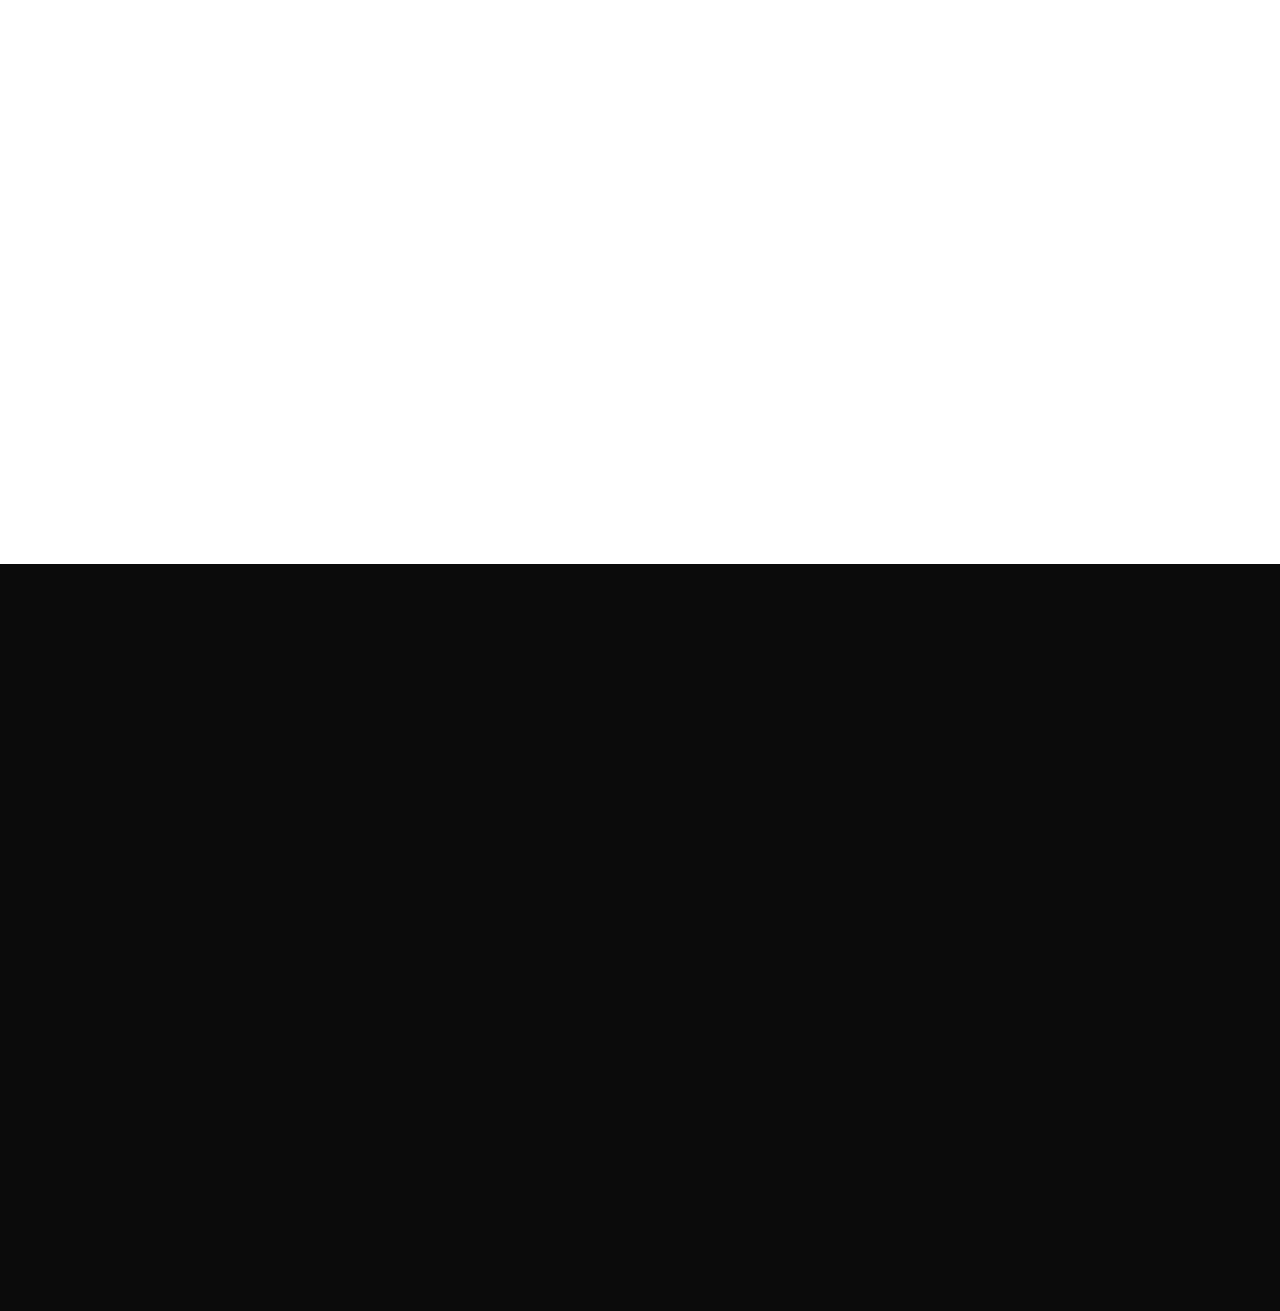
<file: gm-triangle.html>
<!DOCTYPE html>
<html lang="zxx">

<head>

    <meta charset="UTF-8">
    <meta name="viewport" content="width=device-width, initial-scale=1.0">
    <meta http-equiv="X-UA-Compatible" content="ie=edge">

    <!-- bootstrap grid css -->
    <link rel="stylesheet" href="css/plugins/bootstrap-grid.css">
    <!-- font awesome css -->
    <link rel="stylesheet" href="css/plugins/font-awesome.min.css">
    <!-- swiper css -->
    <link rel="stylesheet" href="css/plugins/swiper.min.css">
    <!-- fancybox css -->
    <link rel="stylesheet" href="css/plugins/fancybox.min.css">
    <!-- ashley scss -->
    <link rel="stylesheet" href="css/style.css">
    <!-- custom builder css -->
    <link rel="stylesheet" href="css/custom.css">
    <!-- page name -->
    <title>GM Triangle | UBC Infra</title>

</head>

<body>

    <!-- wrapper -->
    <div class="mil-wrapper" id="top">

        <!-- cursor -->
        <div class="mil-ball">
            <span class="mil-icon-1">
                <svg viewBox="0 0 128 128">
                    <path
                        d="M106.1,41.9c-1.2-1.2-3.1-1.2-4.2,0c-1.2,1.2-1.2,3.1,0,4.2L116.8,61H11.2l14.9-14.9c1.2-1.2,1.2-3.1,0-4.2	c-1.2-1.2-3.1-1.2-4.2,0l-20,20c-1.2,1.2-1.2,3.1,0,4.2l20,20c0.6,0.6,1.4,0.9,2.1,0.9s1.5-0.3,2.1-0.9c1.2-1.2,1.2-3.1,0-4.2	L11.2,67h105.5l-14.9,14.9c-1.2,1.2-1.2,3.1,0,4.2c0.6,0.6,1.4,0.9,2.1,0.9s1.5-0.3,2.1-0.9l20-20c1.2-1.2,1.2-3.1,0-4.2L106.1,41.9	z" />
                </svg>
            </span>
            <div class="mil-more-text">More</div>
            <div class="mil-choose-text">Сhoose</div>
        </div>
        <!-- cursor end -->

        <!-- preloader -->
        <div class="mil-preloader">
            <div class="mil-preloader-animation">
                <div class="ubc-preloader-logo">
                    <video autoplay muted playsinline loop class="ubc-preloader-video">
                        <source src="assets/logo.mp4" type="video/mp4">
                        Your browser does not support the video tag.
                    </video>
                </div>
            </div>
        </div>
        <!-- preloader end -->

        <!-- scrollbar progress -->
        <div class="mil-progress-track">
            <div class="mil-progress"></div>
        </div>
        <!-- scrollbar progress end -->

        <!-- menu -->
        <div class="mil-menu-frame">
            <!-- frame clone -->
            <div class="mil-frame-top">
                <a href="index.html" class="mil-logo"><img src="assets/logo.png" alt="UBC Logo" style="height: 80px; width: auto;"></a>
                <div class="mil-menu-btn">
                    <span></span>
                </div>
            </div>
            <!-- frame clone end -->
            <div class="container">
                <div class="mil-menu-content">
                    <div class="row">
                        <div class="col-xl-5">

                            <nav class="mil-main-menu" id="swupMenu">
                                <ul>
                                    <li class="mil-has-children">
                                        <a href="index.html">Home</a>
                                    </li>
                                    <li class="mil-has-children">
                                        <a href="index.html#about">The Studio</a>
                                    </li>
                                    <li class="mil-has-children">
                                        <a href="index.html#ongoing">Ongoing Works</a>
                                    </li>
                                    <li class="mil-has-children">
                                        <a href="index.html#portfolio">Completed Portfolio</a>
                                    </li>
                                    <li class="mil-has-children">
                                        <a href="index.html#contact">Get in Touch</a>
                                    </li>
                                </ul>
                            </nav>

                        </div>
                        <div class="col-xl-7">

                            <div class="mil-menu-right-frame">
                                <div class="mil-animation-in">
                                    <div class="mil-animation-frame">
                                        <div class="mil-animation mil-position-1 mil-scale" data-value-1="2"
                                            data-value-2="2"></div>
                                    </div>
                                </div>
                                <div class="mil-menu-right">
                                    <div class="row">
                                        <div class="col-lg-12 mil-mb-60">

                                            <p class="mil-light-soft mil-up">Third Floor, MANGALORE GATE,
                                                Kankanady, Mangalore-02 <br>
                                                <span class="mil-accent">0824 411 2755</span><br>
                                                <span class="mil-accent">ubc755@gmail.com</span><br>
                                                <a href="http://www.ubcinfra.com" target="_blank" class="mil-accent">www.ubcinfra.com</a>
                                            </p>

                                        </div>
                                    </div>
                                </div>
                            </div>

                        </div>
                    </div>
                </div>
            </div>
        </div>
        <!-- menu -->

        <!-- curtain -->
        <div class="mil-curtain"></div>
        <!-- curtain end -->

        <!-- frame -->
        <div class="mil-frame">
            <div class="mil-frame-top">
                <a href="index.html" class="mil-logo"><img src="assets/logo.png" alt="UBC Logo" style="height: 40px; width: auto;"></a>
                <div class="mil-menu-btn">
                    <span></span>
                </div>
            </div>
            <div class="mil-frame-bottom">
                <div class="mil-current-page"></div>
                <div class="mil-back-to-top">
                    <a href="#top" class="mil-link mil-dark mil-arrow-place">
                        <span>Back to top</span>
                    </a>
                </div>
            </div>
        </div>
        <!-- frame end -->

        <!-- content -->
        <div class="mil-content">
            <div id="swupMain" class="mil-main-transition">

                <!-- banner -->
                <section class="mil-banner-sm mil-center">
                    <div class="mil-banner-top"></div>
                    <div class="container">
                        <div class="mil-banner-content">
                            <h1 class="mil-up mil-mb-60">GM <span class="mil-thin">Triangle</span></h1>
                            <ul class="mil-breadcrumbs mil-up">
                                <li><a href="index.html">Home</a></li>
                                <li><a href="index.html#ongoing">Ongoing</a></li>
                                <li><a href="#">GM Triangle</a></li>
                            </ul>
                        </div>
                    </div>
                </section>
                <!-- banner end -->

                <!-- project -->
                <section class="mil-p-120-0">
                    <div class="container">
                        <div class="row justify-content-between">
                            <div class="col-lg-12">
                                <div class="mil-up mil-mb-60">
                                    <div class="mil-img-frame" style="padding-bottom: 50%;">
                                        <img src="assets/triangle_4k.jpeg" alt="GM Triangle">
                                    </div>
                                </div>
                            </div>
                            <div class="col-lg-6">
                                <div class="mil-mb-60">
                                    <h2 class="mil-up mil-mb-60">Exclusive <span class="mil-thin">Villament-Style Living</span></h2>
                                    <p class="mil-up mil-mb-30">GM Triangle offers a unique residential experience at Nireshwalya Road, Pandeshwar, Mangalore. Designed for those who seek privacy and space, this 5-storey masterpiece features a single 4 BHK apartment per floor, spanning 2550 sft.</p>
                                    <p class="mil-up">Experience the true essence of villament-style living with expansive floor plans and premium finishes that cater to the most discerning homeowners.</p>
                                </div>
                            </div>
                            <div class="col-lg-5">
                                <div class="mil-p-0-60">
                                    <div class="mil-up mil-mb-30">
                                        <h6 class="mil-mb-15">Location:</h6>
                                        <p class="mil-dark-soft">Pandeshwar, Mangalore</p>
                                    </div>
                                    <div class="mil-up mil-mb-30">
                                        <h6 class="mil-mb-15">Category:</h6>
                                        <p class="mil-dark-soft">Luxury Residential</p>
                                    </div>
                                    <div class="mil-up mil-mb-30">
                                        <h6 class="mil-mb-15">Year:</h6>
                                        <p class="mil-dark-soft">2026</p>
                                    </div>
                                    <div class="mil-up mil-mb-30">
                                        <h6 class="mil-mb-15">Status:</h6>
                                        <p class="mil-accent">Ongoing (Site Work in Progress)</p>
                                    </div>
                                </div>
                            </div>
                        </div>
                    </div>
                </section>
                <!-- project end -->

                <!-- specifications & amenities -->
                <section class="mil-p-0-120">
                    <div class="container">
                        <div class="row">
                            <div class="col-lg-6">
                                <div class="mil-mb-60">
                                    <h3 class="mil-up mil-mb-60">Apartment Specifications</h3>
                                    <ul class="mil-list mil-up">
                                        <li>Granite for Staircase & Lobby</li>
                                        <li>Melamine polished Designer Front Doors</li>
                                        <li>Superior quality vitrified tiles for internal spaces</li>
                                        <li>Antiskid ceramic tiles for Bathroom flooring</li>
                                        <li>Glazed Tiles for Bathroom wall Cladding</li>
                                        <li>Designed Glazed Tiles for Kitchen walls</li>
                                        <li>Granite Kitchen Platform with Stainless Steel Sink</li>
                                        <li>Branded CP Fittings and Sanitary wares (Wall Mounted)</li>
                                        <li>Heavy Gauge Aluminum/UPVC Window</li>
                                        <li>Finolex/RR/Vguard Cables & Legrand/Roma Switches</li>
                                        <li>Provision for Split Ac & TV point in living Room</li>
                                        <li>Decorative Flush Door Shutters for Bedrooms</li>
                                        <li>Asian Emulsion for Interior and Asian Apex for Exterior</li>
                                        <li>Interlocking Pavers for Car Park</li>
                                    </ul>
                                </div>
                            </div>
                            <div class="col-lg-6">
                                <div class="mil-mb-60">
                                    <h3 class="mil-up mil-mb-60">Building Amenities</h3>
                                    <ul class="mil-list mil-up">
                                        <li>Single unit per floor for maximum privacy</li>
                                        <li>Automated Elevator (8 Passenger Capacity)</li>
                                        <li>Power Receptacle at Parking for BEVs</li>
                                        <li>24x7 Generator Backup for all units</li>
                                        <li>Children's play area</li>
                                        <li>CCTV Security System for common areas</li>
                                        <li>Advanced Fire Fighting System</li>
                                        <li>LED Light fittings for common areas</li>
                                        <li>Ample Car Parking for Residents</li>
                                        <li>Reliable water supply with OHT & Sump</li>
                                        <li>24x7 Security Service</li>
                                    </ul>
                                </div>
                            </div>
                        </div>
                    </div>
                </section>
                <!-- specifications & amenities end -->

                <!-- footer -->
                <footer class="mil-dark-bg" id="contact">
                    <div class="mi-invert-fix">
                        <div class="container mil-p-120-60">
                            <div class="row justify-content-between">
                                <div class="col-md-4 col-lg-4 mil-mb-60">

                                    <div class="ubc-footer-logo-container mil-up"><img src="assets/logo.png" alt="UBC Logo"></div>

                                    <p class="mil-light-soft mil-up mil-mb-30">Stay updated with our latest
                                        architectural developments.</p>

                                    <form class="mil-subscribe-form mil-up">
                                        <input type="text" placeholder="Your Email Address">
                                        <button type="submit"
                                            class="mil-button mil-icon-button-sm ubc-send-btn"><i class="fas fa-paper-plane"></i></button>
                                    </form>

                                </div>
                                <div class="col-md-7 col-lg-6">
                                    <div class="row justify-content-end">
                                        <div class="col-md-6 col-lg-7">

                                            <nav class="mil-footer-menu mil-mb-60">
                                                <ul>
                                                    <li class="mil-up">
                                                        <a href="index.html">Home</a>
                                                    </li>
                                                    <li class="mil-up">
                                                        <a href="index.html#about">Studio</a>
                                                    </li>
                                                    <li class="mil-up">
                                                        <a href="index.html#ongoing">Ongoing</a>
                                                    </li>
                                                    <li class="mil-up">
                                                        <a href="index.html#portfolio">Works</a>
                                                    </li>
                                                </ul>
                                            </nav>

                                        </div>
                                        <div class="col-md-6 col-lg-5">

                                            <ul class="mil-menu-list mil-up mil-mb-60">
                                                <li><a href="#." class="mil-light-soft">Structural Safety</a></li>
                                                <li><a href="#." class="mil-light-soft">Privacy Policy</a></li>
                                                <li><a href="#." class="mil-light-soft">Terms of Use</a></li>
                                                <li><a href="#." class="mil-light-soft">Contact Info</a></li>
                                            </ul>

                                        </div>
                                    </div>
                                </div>
                            </div>

                            <div class="row justify-content-between flex-sm-row-reverse">
                                <div class="col-md-7 col-lg-6">

                                    <div class="row justify-content-between">

                                        <div class="col-md-12 col-lg-12 mil-mb-60">

                                            <h6 class="mil-muted mil-up mil-mb-30">Registered Office</h6>

                                            <p class="mil-light-soft mil-up">Third Floor, MANGALORE GATE,
                                                Kankanady, Mangalore-02 <br>
                                                <span class="mil-accent">0824 411 2755</span><br>
                                                <span class="mil-upper mil-accent mil-mt-20 mil-mb-10" style="display: inline-block;">Email ID</span><br>
                                                <span class="mil-accent">ubc755@gmail.com</span><br>
                                                <a href="http://www.ubcinfra.com" target="_blank" class="mil-accent">www.ubcinfra.com</a>
                                            </p>

                                        </div>
                                    </div>

                                </div>
                                <div class="col-md-4 col-lg-6 mil-mb-60">

                                    <div class="mil-vert-between">
                                        <div class="mil-mb-30">
                                            <ul class="mil-social-icons mil-up">
                                                <li><a href="#." target="_blank" class="social-icon"> <i
                                                            class="fab fa-instagram"></i></a></li>
                                                <li><a href="#." target="_blank" class="social-icon"> <i
                                                            class="fab fa-facebook"></i></a></li>
                                                <li><a href="#." target="_blank" class="social-icon"> <i
                                                            class="fab fa-linkedin"></i></a></li>
                                                <li><a href="#." target="_blank" class="social-icon"> <i
                                                            class="fab fa-whatsapp"></i></a></li>
                                            </ul>
                                        </div>
                                        <p class="mil-light-soft mil-up">© 2026 UBC Infra. Mangalore's Premier
                                            Builders.</p>
                                    </div>

                                </div>
                            </div>
                        </div>
                    </div>
                </footer>
                <!-- footer end -->

            </div>
        </div>
        <!-- content -->

    </div>
    <!-- wrapper end -->

    <!-- jquery js -->
    <script src="js/plugins/jquery.min.js"></script>
    <!-- swup js -->
    <script src="js/plugins/swup.min.js"></script>
    <!-- swiper js -->
    <script src="js/plugins/swiper.min.js"></script>
    <!-- fancybox js -->
    <script src="js/plugins/fancybox.min.js"></script>
    <!-- gsap js -->
    <script src="js/plugins/gsap.min.js"></script>
    <!-- scroll smoother -->
    <script src="js/plugins/smooth-scroll.js"></script>
    <!-- scroll trigger js -->
    <script src="js/plugins/ScrollTrigger.min.js"></script>
    <!-- scroll to js -->
    <script src="js/plugins/ScrollTo.min.js"></script>
    <!-- ashley js -->
    <script src="js/main.js"></script>

</body>

</html>
</file>
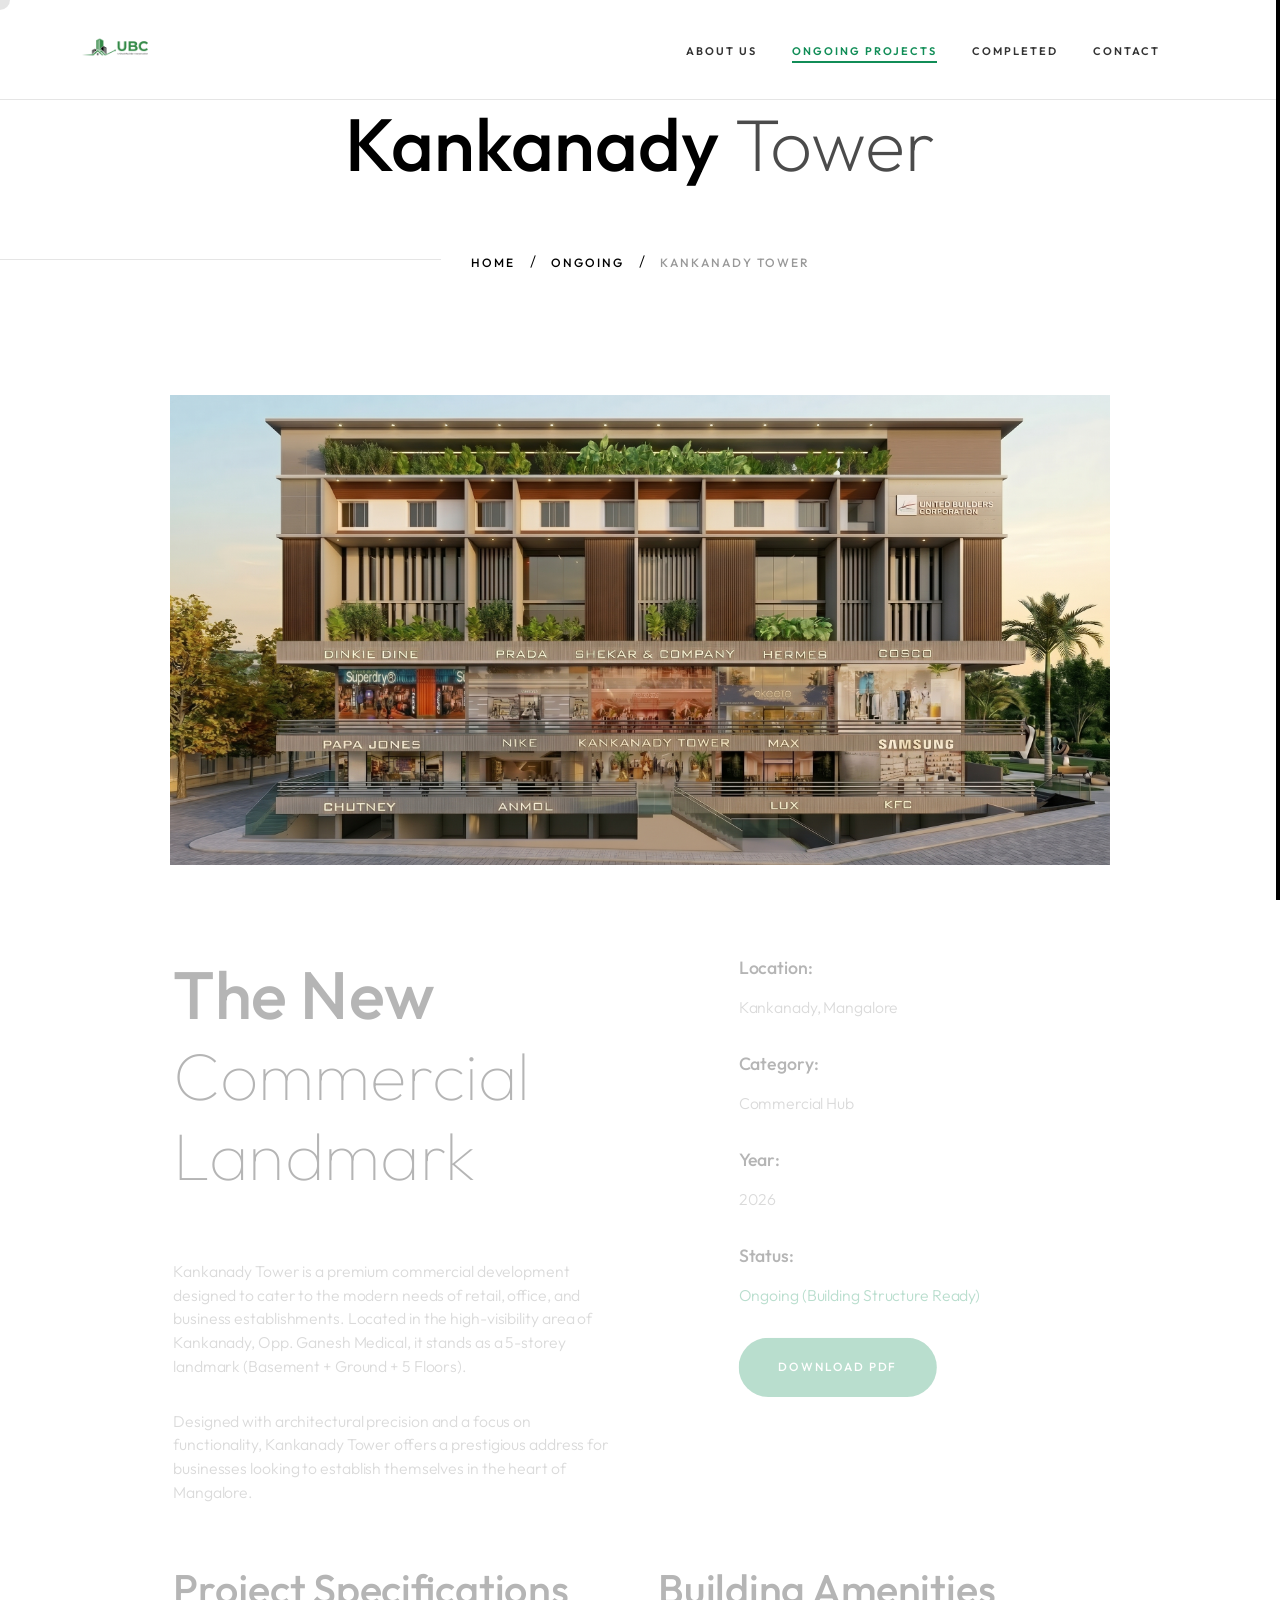
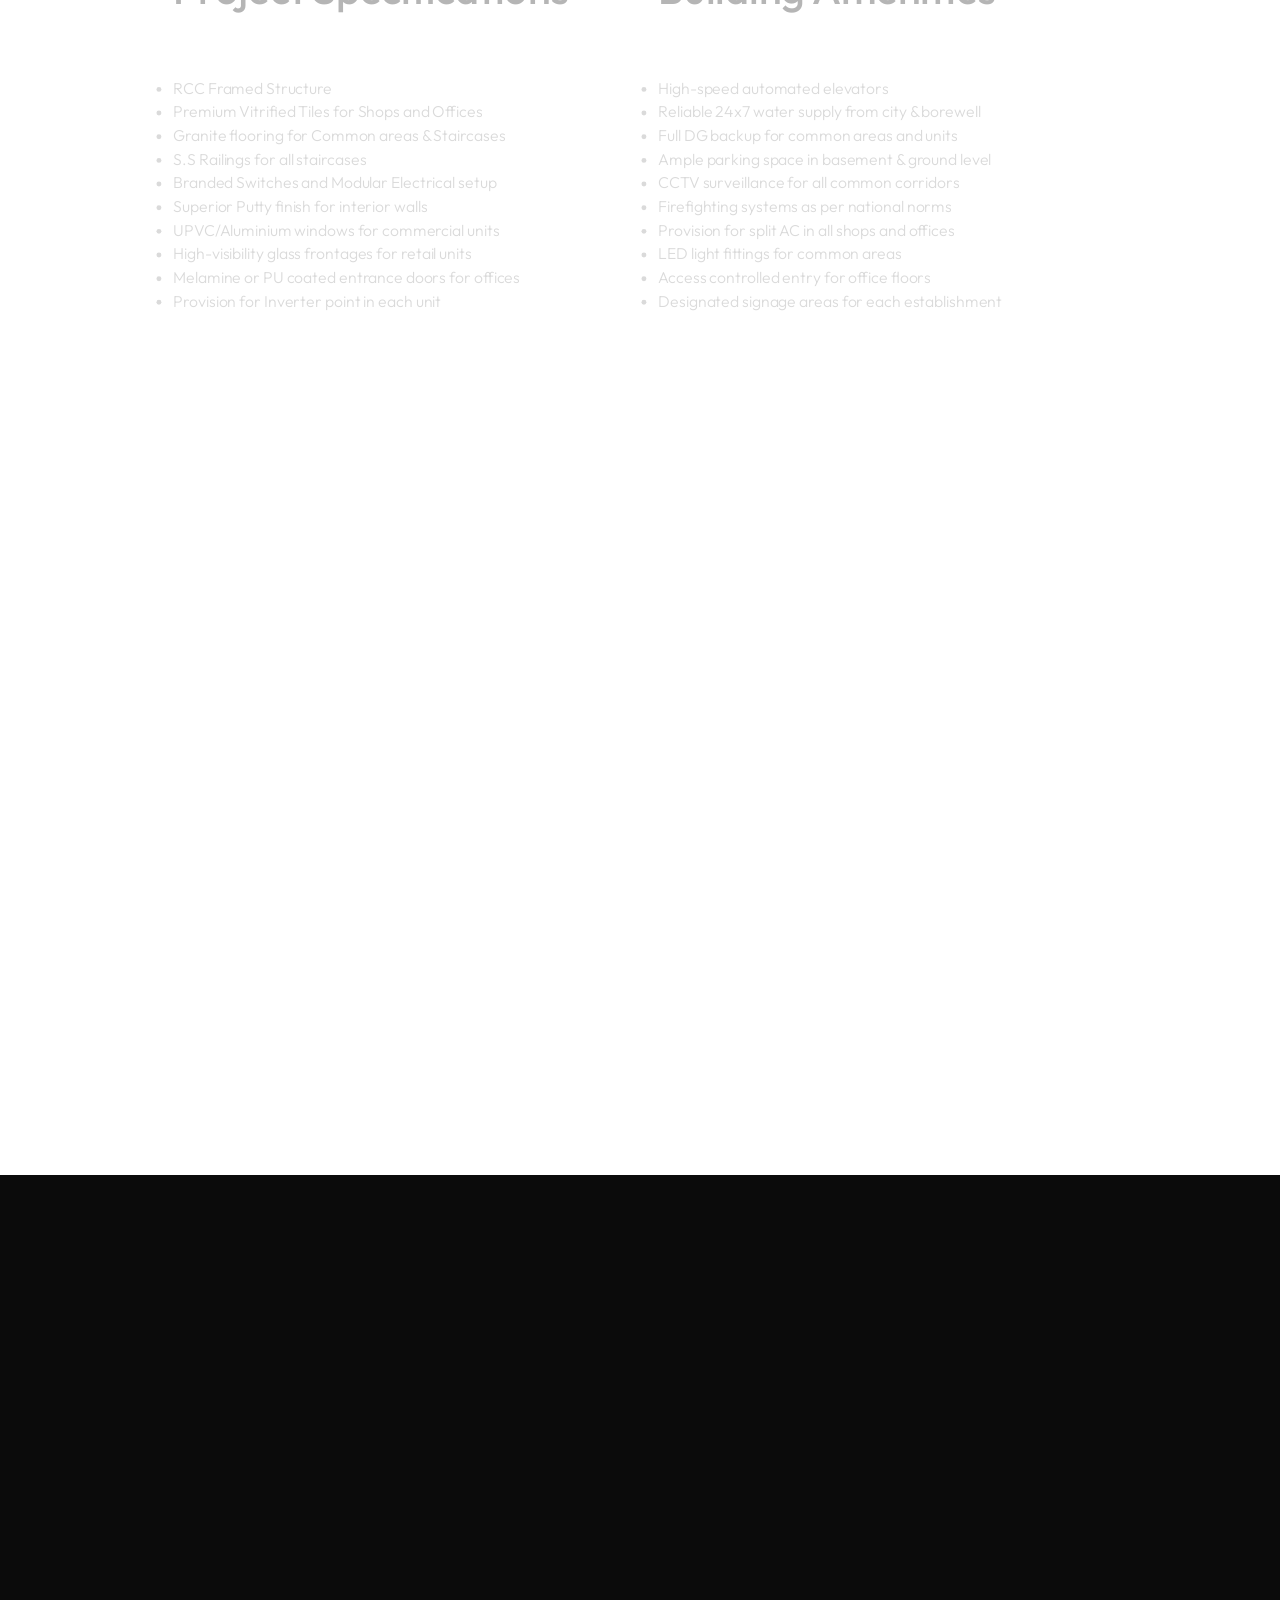
<file: kankanady-tower.html>
<!DOCTYPE html>
<html lang="zxx">

<head>

    <meta charset="UTF-8">
    <meta name="viewport" content="width=device-width, initial-scale=1.0">
    <meta http-equiv="X-UA-Compatible" content="ie=edge">

    <!-- bootstrap grid css -->
    <link rel="stylesheet" href="css/plugins/bootstrap-grid.css">
    <!-- font awesome css -->
    <link rel="stylesheet" href="css/plugins/font-awesome.min.css">
    <!-- swiper css -->
    <link rel="stylesheet" href="css/plugins/swiper.min.css">
    <!-- fancybox css -->
    <link rel="stylesheet" href="css/plugins/fancybox.min.css">
    <!-- ashley scss -->
    <link rel="stylesheet" href="css/style.css">
    <!-- custom builder css -->
    <link rel="stylesheet" href="css/custom.css">
    <!-- page name -->
    <title>Kankanady Tower | UBC Infra</title>

</head>

<body>

    <!-- wrapper -->
    <div class="mil-wrapper" id="top">

        <!-- cursor -->
        <div class="mil-ball">
            <span class="mil-icon-1">
                <svg viewBox="0 0 128 128">
                    <path
                        d="M106.1,41.9c-1.2-1.2-3.1-1.2-4.2,0c-1.2,1.2-1.2,3.1,0,4.2L116.8,61H11.2l14.9-14.9c1.2-1.2,1.2-3.1,0-4.2	c-1.2-1.2-3.1-1.2-4.2,0l-20,20c-1.2,1.2-1.2,3.1,0,4.2l20,20c0.6,0.6,1.4,0.9,2.1,0.9s1.5-0.3,2.1-0.9c1.2-1.2,1.2-3.1,0-4.2	L11.2,67h105.5l-14.9,14.9c-1.2,1.2-1.2,3.1,0,4.2c0.6,0.6,1.4,0.9,2.1,0.9s1.5-0.3,2.1-0.9l20-20c1.2-1.2,1.2-3.1,0-4.2L106.1,41.9	z" />
                </svg>
            </span>
            <div class="mil-more-text">More</div>
            <div class="mil-choose-text">Сhoose</div>
        </div>
        <!-- cursor end -->



        <!-- scrollbar progress -->
        <div class="mil-progress-track">
            <div class="mil-progress"></div>
        </div>
        <!-- scrollbar progress end -->

        <!-- menu -->
        <div class="mil-menu-frame">
            <!-- frame clone -->
            <div class="mil-frame-top">
                <a href="index.html" class="mil-logo"><img src="assets/logo.png" alt="UBC Logo" style="height: 40px; width: auto;"></a>
                <div class="mil-menu-btn">
                    <span></span>
                </div>
            </div>
            <!-- frame clone end -->
            <div class="container">
                <div class="mil-menu-content">
                    <div class="row">
                        <div class="col-xl-5">

                            <nav class="mil-main-menu" id="swupMenu">
                                <ul>
                                    <li class="mil-has-children">
                                        <a href="index.html">Home</a>
                                    </li>
                                    <li class="mil-has-children">
                                        <a href="index.html#about">The Studio</a>
                                    </li>
                                    <li class="mil-has-children">
                                        <a href="ongoing.html">Ongoing Works</a>
                                    </li>
                                    <li class="mil-has-children">
                                        <a href="index.html#portfolio">Completed Portfolio</a>
                                    </li>
                                    <li class="mil-has-children">
                                        <a href="index.html#contact">Get in Touch</a>
                                    </li>
                                </ul>
                            </nav>

                        </div>
                        <div class="col-xl-7">

                            <div class="mil-menu-right-frame">
                                <div class="mil-animation-in">
                                    <div class="mil-animation-frame">
                                        <div class="mil-animation mil-position-1 mil-scale" data-value-1="2"
                                            data-value-2="2"></div>
                                    </div>
                                </div>
                                <div class="mil-menu-right">
                                    <div class="row">
                                        <div class="col-lg-12 mil-mb-60">

                                            <p class="mil-light-soft mil-up">Third Floor, MANGALORE GATE,
                                                Kankanady, Mangalore-02 <br>
                                                <span class="mil-accent">0824 411 2755</span><br>
                                                <span class="mil-accent">ubc755@gmail.com</span><br>
                                                <a href="http://www.ubcinfra.com" target="_blank" class="mil-accent">www.ubcinfra.com</a>
                                            </p>

                                        </div>
                                    </div>
                                </div>
                            </div>

                        </div>
                    </div>
                </div>
            </div>
        </div>
        <!-- menu -->

        <!-- curtain -->
        <div class="mil-curtain"></div>
        <!-- curtain end -->

        <!-- frame -->
        <div class="mil-frame">
            <div class="mil-frame-top">
                <a href="index.html" class="mil-logo"><img src="assets/logo.png" alt="UBC Logo" style="height: 40px; width: auto;"></a>
                <nav class="ubc-desktop-nav">
                    <ul>
                        <li><a href="index.html#about">About Us</a></li>
                        <li><a href="ongoing.html" class="active">Ongoing Projects</a></li>
                        <li><a href="index.html#portfolio">Completed</a></li>
                        <li><a href="index.html#contact">Contact</a></li>
                    </ul>
                </nav>
                <div class="mil-menu-btn">
                    <span></span>
                </div>
            </div>
            <div class="mil-frame-bottom">
                <div class="mil-current-page"></div>
                <div class="mil-back-to-top">
                    <a href="#top" class="mil-link mil-dark mil-arrow-place">
                        <span>Back to top</span>
                    </a>
                </div>
            </div>
        </div>
        <!-- frame end -->

        <!-- content -->
        <div class="mil-content">
            <div id="swupMain" class="mil-main-transition">

                <!-- banner -->
                <section class="mil-banner-sm mil-center">
                    <div class="mil-banner-top"></div>
                    <div class="container">
                        <div class="mil-banner-content">
                            <h1 class="mil-up mil-mb-60">Kankanady <span class="mil-thin">Tower</span></h1>
                            <ul class="mil-breadcrumbs mil-up">
                                <li><a href="index.html">Home</a></li>
                                <li><a href="ongoing.html">Ongoing</a></li>
                                <li><a href="#">Kankanady Tower</a></li>
                            </ul>
                        </div>
                    </div>
                </section>
                <!-- banner end -->

                <!-- project -->
                <section class="mil-p-120-0">
                    <div class="container">
                        <div class="row justify-content-between">
                            <div class="col-lg-12">
                                <div class="mil-up mil-mb-60">
                                    <div class="mil-img-frame" style="padding-bottom: 50%;">
                                        <img src="assets/tower_4k.jpeg" alt="Kankanady Tower">
                                    </div>
                                </div>
                            </div>
                            <div class="col-lg-6">
                                <div class="mil-mb-60">
                                    <h2 class="mil-up mil-mb-60">The New <span class="mil-thin">Commercial Landmark</span></h2>
                                    <p class="mil-up mil-mb-30">Kankanady Tower is a premium commercial development designed to cater to the modern needs of retail, office, and business establishments. Located in the high-visibility area of Kankanady, Opp. Ganesh Medical, it stands as a 5-storey landmark (Basement + Ground + 5 Floors).</p>
                                    <p class="mil-up">Designed with architectural precision and a focus on functionality, Kankanady Tower offers a prestigious address for businesses looking to establish themselves in the heart of Mangalore.</p>
                                </div>
                            </div>
                            <div class="col-lg-5">
                                <div class="mil-p-0-60">
                                    <div class="mil-up mil-mb-30">
                                        <h6 class="mil-mb-15">Location:</h6>
                                        <p class="mil-dark-soft">Kankanady, Mangalore</p>
                                    </div>
                                    <div class="mil-up mil-mb-30">
                                        <h6 class="mil-mb-15">Category:</h6>
                                        <p class="mil-dark-soft">Commercial Hub</p>
                                    </div>
                                    <div class="mil-up mil-mb-30">
                                        <h6 class="mil-mb-15">Year:</h6>
                                        <p class="mil-dark-soft">2026</p>
                                    </div>
                                    <div class="mil-up mil-mb-30">
                                        <h6 class="mil-mb-15">Status:</h6>
                                        <p class="mil-accent">Ongoing (Building Structure Ready)</p>
                                    </div>
                                    <div class="mil-up">
                                        <a href="https://wa.me/9108244112755?text=I%20would%20like%20to%20request%20the%20brochure%20for%20Kankanady%20Tower" target="_blank" class="mil-button mil-arrow-place">
                                            <span>Download PDF</span>
                                        </a>
                                    </div>
                                </div>
                            </div>
                        </div>
                    </div>
                </section>
                <!-- project end -->

                <!-- specifications & amenities -->
                <section class="mil-p-0-120">
                    <div class="container">
                        <div class="row">
                            <div class="col-lg-6">
                                <div class="mil-mb-60">
                                    <h3 class="mil-up mil-mb-60">Project Specifications</h3>
                                    <ul class="mil-list mil-up">
                                        <li>RCC Framed Structure</li>
                                        <li>Premium Vitrified Tiles for Shops and Offices</li>
                                        <li>Granite flooring for Common areas & Staircases</li>
                                        <li>S.S Railings for all staircases</li>
                                        <li>Branded Switches and Modular Electrical setup</li>
                                        <li>Superior Putty finish for interior walls</li>
                                        <li>UPVC/Aluminium windows for commercial units</li>
                                        <li>High-visibility glass frontages for retail units</li>
                                        <li>Melamine or PU coated entrance doors for offices</li>
                                        <li>Provision for Inverter point in each unit</li>
                                    </ul>
                                </div>
                            </div>
                            <div class="col-lg-6">
                                <div class="mil-mb-60">
                                    <h3 class="mil-up mil-mb-60">Building Amenities</h3>
                                    <ul class="mil-list mil-up">
                                        <li>High-speed automated elevators</li>
                                        <li>Reliable 24x7 water supply from city & borewell</li>
                                        <li>Full DG backup for common areas and units</li>
                                        <li>Ample parking space in basement & ground level</li>
                                        <li>CCTV surveillance for all common corridors</li>
                                        <li>Firefighting systems as per national norms</li>
                                        <li>Provision for split AC in all shops and offices</li>
                                        <li>LED light fittings for common areas</li>
                                        <li>Access controlled entry for office floors</li>
                                        <li>Designated signage areas for each establishment</li>
                                    </ul>
                                </div>
                            </div>
                        </div>
                    </div>
                </section>
                <!-- specifications & amenities end -->

                <!-- area statement -->
                <section class="mil-p-0-120">
                    <div class="container">
                        <div class="mil-mb-60">
                            <h3 class="mil-up mil-mb-60">Area <span class="mil-thin">Specifications</span></h3>
                            <div class="row">
                                <div class="col-lg-12">
                                    <div class="mil-up">
                                        <table class="mil-table mil-mb-30">
                                            <thead>
                                                <tr>
                                                    <th>Floor Level</th>
                                                    <th>Area Range (sq.ft)</th>
                                                    <th>Ideal Use</th>
                                                </tr>
                                            </thead>
                                            <tbody>
                                                <tr><td>Lower Ground Floor</td><td>280 sft – 415 sft</td><td>Retail / Services</td></tr>
                                                <tr><td>Ground Floor</td><td>200 sft – 1750 sft</td><td>Anchor Retail / Showrooms</td></tr>
                                                <tr><td>Upper Ground Floor</td><td>200 sft – 1750 sft</td><td>Retail / Boutique Offices</td></tr>
                                                <tr><td>1st to 3rd Floors</td><td>925 sft – 2250 sft</td><td>Professional Offices</td></tr>
                                                <tr><td>4th & 5th Floors</td><td>Customizable</td><td>Corporate Suites</td></tr>
                                            </tbody>
                                        </table>
                                    </div>
                                </div>
                            </div>
                        </div>
                    </div>
                </section>
                <!-- area statement end -->

                <!-- footer -->
                <footer class="mil-dark-bg" id="contact">
                    <div class="mi-invert-fix">
                        <div class="container mil-p-120-60">
                            <div class="row justify-content-between">
                                <div class="col-md-4 col-lg-4 mil-mb-60">

                                    <div class="mil-muted mil-logo mil-up mil-mb-30"><img src="assets/logo.png" alt="UBC Logo" style="height: 80px; width: auto;"></div>

                                    <p class="mil-light-soft mil-up mil-mb-30">Stay updated with our latest
                                        architectural developments.</p>

                                    <form class="mil-subscribe-form mil-up">
                                        <input type="text" placeholder="Your Email Address">
                                        <button type="submit"
                                            class="mil-button mil-icon-button-sm mil-arrow-place"></button>
                                    </form>

                                </div>
                                <div class="col-md-7 col-lg-6">
                                    <div class="row justify-content-end">
                                        <div class="col-md-6 col-lg-7">

                                            <nav class="mil-footer-menu mil-mb-60">
                                                <ul>
                                                    <li class="mil-up">
                                                        <a href="index.html">Home</a>
                                                    </li>
                                                    <li class="mil-up">
                                                        <a href="index.html#about">Studio</a>
                                                    </li>
                                                    <li class="mil-up">
                                                        <a href="ongoing.html">Ongoing</a>
                                                    </li>
                                                    <li class="mil-up">
                                                        <a href="index.html#portfolio">Works</a>
                                                    </li>
                                                </ul>
                                            </nav>

                                        </div>
                                        <div class="col-md-6 col-lg-5">

                                            <ul class="mil-menu-list mil-up mil-mb-60">
                                                <li><a href="#." class="mil-light-soft">Structural Safety</a></li>
                                                <li><a href="#." class="mil-light-soft">Privacy Policy</a></li>
                                                <li><a href="#." class="mil-light-soft">Terms of Use</a></li>
                                                <li><a href="#." class="mil-light-soft">Contact Info</a></li>
                                            </ul>

                                        </div>
                                    </div>
                                </div>
                            </div>

                            <div class="row justify-content-between flex-sm-row-reverse">
                                <div class="col-md-7 col-lg-6">

                                    <div class="row justify-content-between">

                                        <div class="col-md-12 col-lg-12 mil-mb-60">

                                            <h6 class="mil-muted mil-up mil-mb-30">Registered Office</h6>

                                            <p class="mil-light-soft mil-up">Third Floor, MANGALORE GATE,
                                                Kankanady, Mangalore-02 <br>
                                                <span class="mil-accent">0824 411 2755</span><br>
                                                <span class="mil-upper mil-accent mil-mt-20 mil-mb-10" style="display: inline-block;">Email ID</span><br>
                                                <span class="mil-accent">ubc755@gmail.com</span><br>
                                                <a href="http://www.ubcinfra.com" target="_blank" class="mil-accent">www.ubcinfra.com</a>
                                            </p>

                                        </div>
                                    </div>

                                </div>
                                <div class="col-md-4 col-lg-6 mil-mb-60">

                                    <div class="mil-vert-between">
                                        <div class="mil-mb-30">
                                            <ul class="mil-social-icons mil-up">
                                                <li><a href="#." target="_blank" class="social-icon"> <i
                                                            class="fab fa-instagram"></i></a></li>
                                                <li><a href="#." target="_blank" class="social-icon"> <i
                                                            class="fab fa-facebook"></i></a></li>
                                                <li><a href="#." target="_blank" class="social-icon"> <i
                                                            class="fab fa-linkedin"></i></a></li>
                                                <li><a href="#." target="_blank" class="social-icon"> <i
                                                            class="fab fa-whatsapp"></i></a></li>
                                            </ul>
                                        </div>
                                        <p class="mil-light-soft mil-up">© 2026 UBC Infra. Mangalore's Premier
                                            Builders.</p>
                                    </div>

                                </div>
                            </div>
                        </div>
                    </div>
                </footer>
                <!-- footer end -->

            </div>
        </div>
        <!-- content -->

    </div>
    <!-- wrapper end -->

    <!-- jquery js -->
    <script src="js/plugins/jquery.min.js"></script>
    <!-- swup js -->
    <script src="js/plugins/swup.min.js"></script>
    <!-- swiper js -->
    <script src="js/plugins/swiper.min.js"></script>
    <!-- fancybox js -->
    <script src="js/plugins/fancybox.min.js"></script>
    <!-- gsap js -->
    <script src="js/plugins/gsap.min.js"></script>
    <!-- scroll smoother -->
    <script src="js/plugins/smooth-scroll.js"></script>
    <!-- scroll trigger js -->
    <script src="js/plugins/ScrollTrigger.min.js"></script>
    <!-- scroll to js -->
    <script src="js/plugins/ScrollTo.min.js"></script>
    <!-- ashley js -->
    <script src="js/main.js"></script>

</body>

</html>
</file>
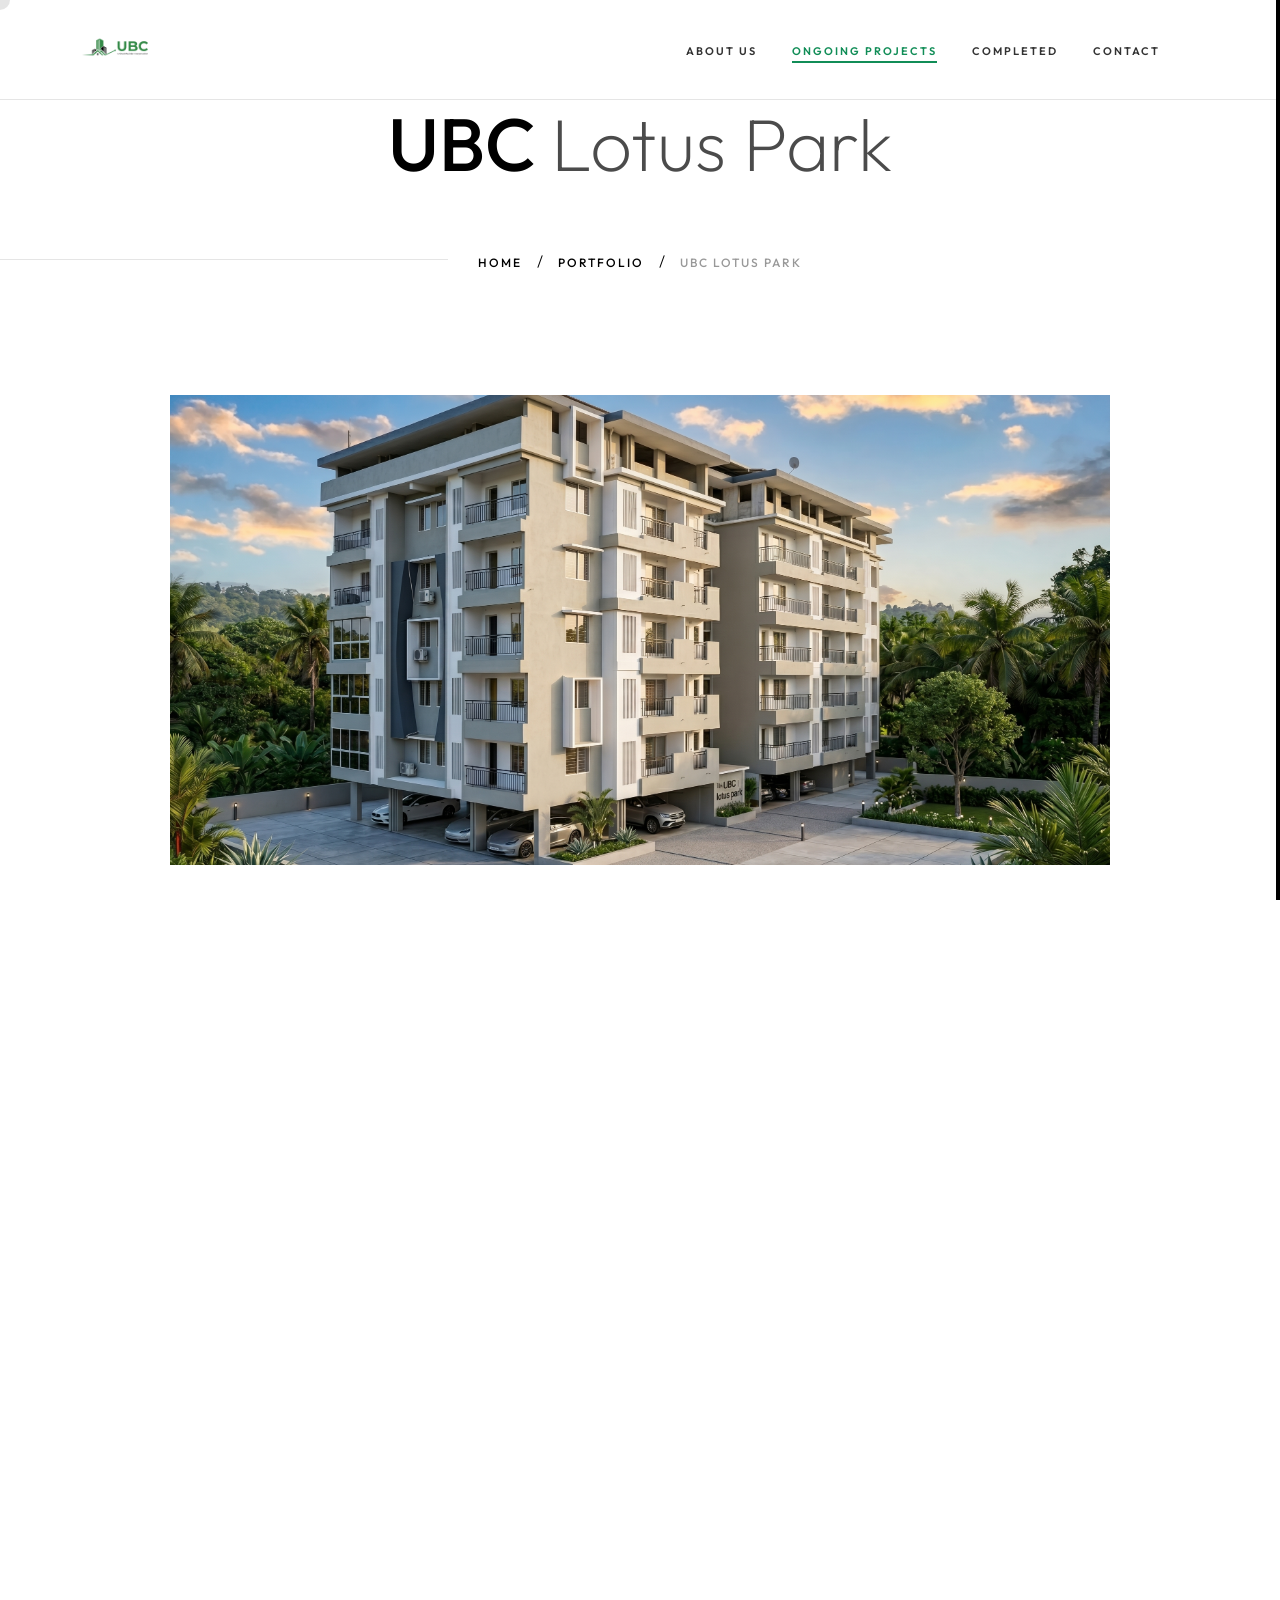
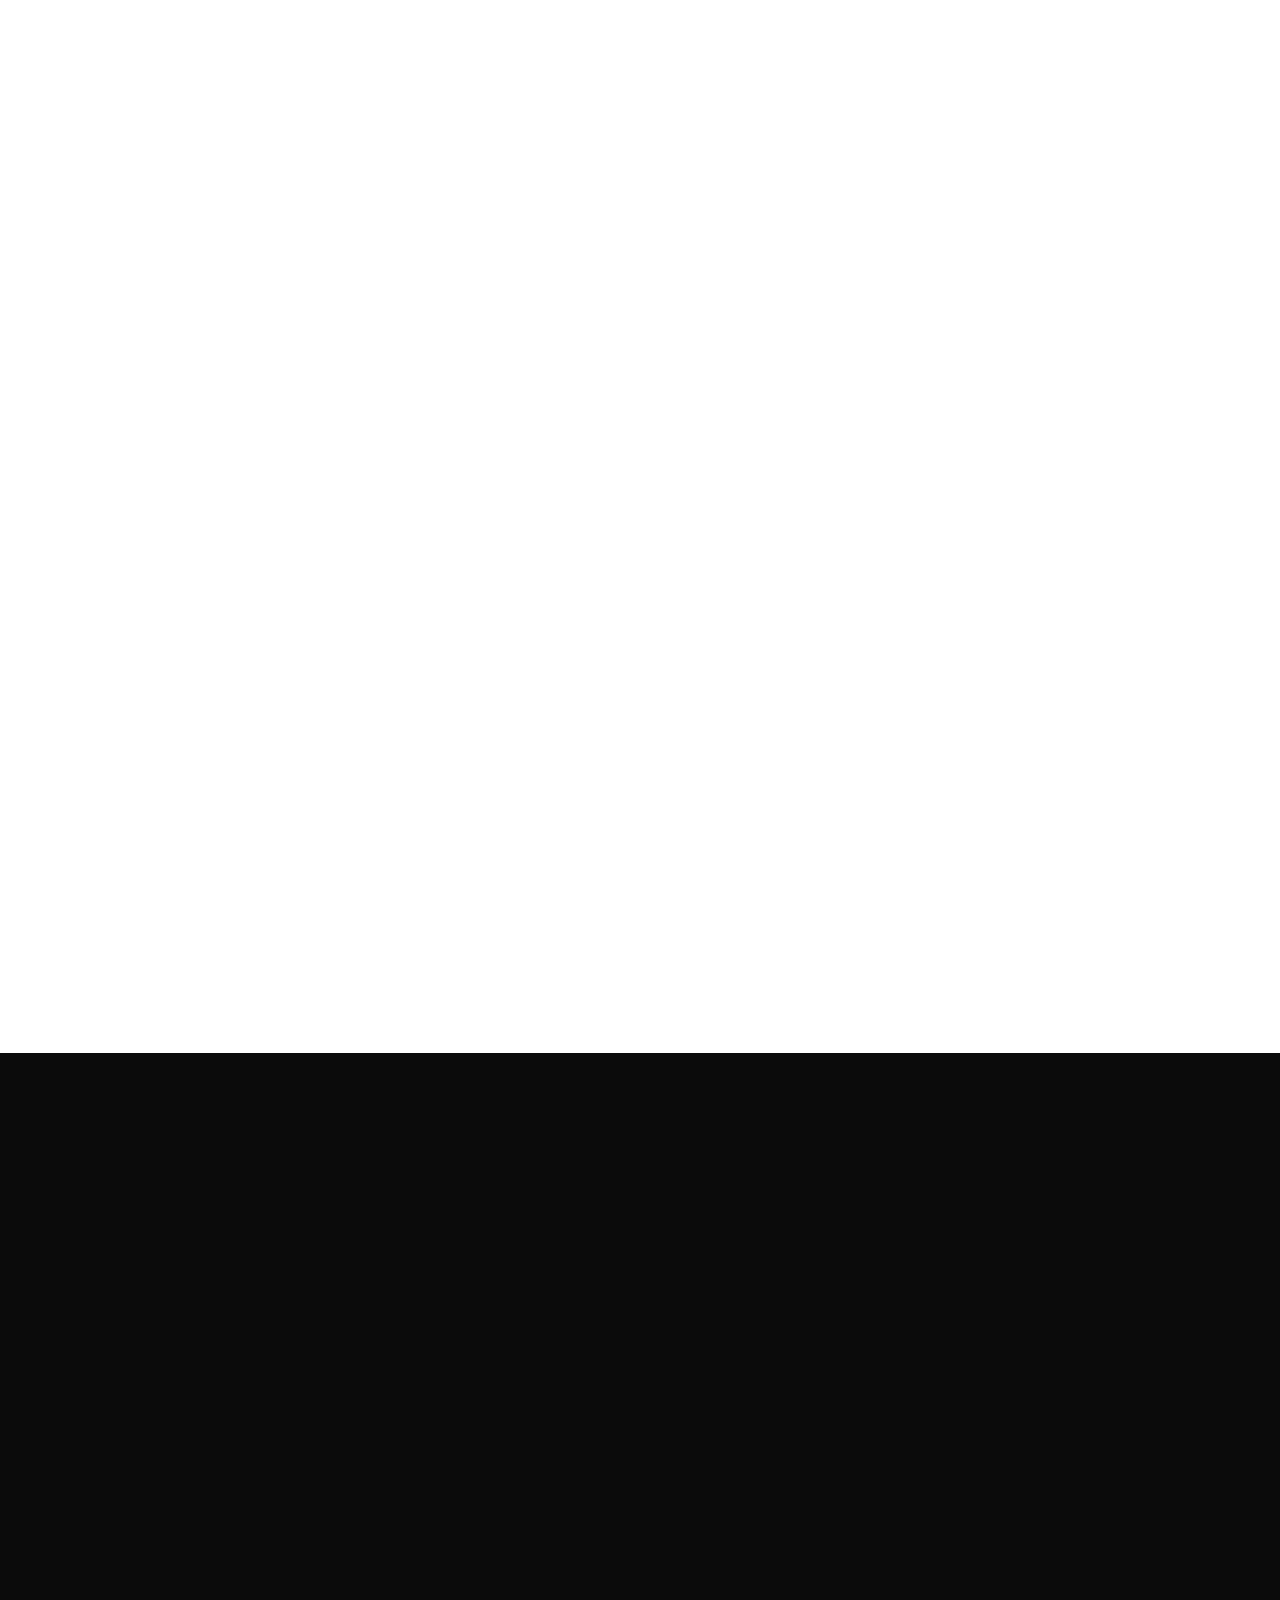
<file: lotus-park.html>
<!DOCTYPE html>
<html lang="zxx">

<head>

    <meta charset="UTF-8">
    <meta name="viewport" content="width=device-width, initial-scale=1.0">
    <meta http-equiv="X-UA-Compatible" content="ie=edge">

    <!-- bootstrap grid css -->
    <link rel="stylesheet" href="css/plugins/bootstrap-grid.css">
    <!-- font awesome css -->
    <link rel="stylesheet" href="css/plugins/font-awesome.min.css">
    <!-- swiper css -->
    <link rel="stylesheet" href="css/plugins/swiper.min.css">
    <!-- fancybox css -->
    <link rel="stylesheet" href="css/plugins/fancybox.min.css">
    <!-- ashley scss -->
    <link rel="stylesheet" href="css/style.css">
    <!-- custom builder css -->
    <link rel="stylesheet" href="css/custom.css">
    <!-- page name -->
    <title>UBC Lotus Park | UBC Infra</title>

</head>

<body>

    <!-- wrapper -->
    <div class="mil-wrapper" id="top">

        <!-- cursor -->
        <div class="mil-ball">
            <span class="mil-icon-1">
                <svg viewBox="0 0 128 128">
                    <path
                        d="M106.1,41.9c-1.2-1.2-3.1-1.2-4.2,0c-1.2,1.2-1.2,3.1,0,4.2L116.8,61H11.2l14.9-14.9c1.2-1.2,1.2-3.1,0-4.2	c-1.2-1.2-3.1-1.2-4.2,0l-20,20c-1.2,1.2-1.2,3.1,0,4.2l20,20c0.6,0.6,1.4,0.9,2.1,0.9s1.5-0.3,2.1-0.9c1.2-1.2,1.2-3.1,0-4.2	L11.2,67h105.5l-14.9,14.9c-1.2,1.2-1.2,3.1,0,4.2c0.6,0.6,1.4,0.9,2.1,0.9s1.5-0.3,2.1-0.9l20-20c1.2-1.2,1.2-3.1,0-4.2L106.1,41.9	z" />
                </svg>
            </span>
            <div class="mil-more-text">More</div>
            <div class="mil-choose-text">Сhoose</div>
        </div>
        <!-- cursor end -->



        <!-- scrollbar progress -->
        <div class="mil-progress-track">
            <div class="mil-progress"></div>
        </div>
        <!-- scrollbar progress end -->

        <!-- menu -->
        <div class="mil-menu-frame">
            <!-- frame clone -->
            <div class="mil-frame-top">
                <a href="index.html" class="mil-logo"><img src="assets/logo.png" alt="UBC Logo" style="height: 80px; width: auto;"></a>
                <div class="mil-menu-btn">
                    <span></span>
                </div>
            </div>
            <!-- frame clone end -->
            <div class="container">
                <div class="mil-menu-content">
                    <div class="row">
                        <div class="col-xl-5">

                            <nav class="mil-main-menu" id="swupMenu">
                                <ul>
                                    <li class="mil-has-children">
                                        <a href="index.html">Home</a>
                                    </li>
                                    <li class="mil-has-children">
                                        <a href="index.html#about">The Studio</a>
                                    </li>
                                    <li class="mil-has-children">
                                        <a href="ongoing.html">Ongoing Works</a>
                                    </li>
                                    <li class="mil-has-children">
                                        <a href="index.html#portfolio">Completed Portfolio</a>
                                    </li>
                                    <li class="mil-has-children">
                                        <a href="index.html#contact">Get in Touch</a>
                                    </li>
                                </ul>
                            </nav>

                        </div>
                        <div class="col-xl-7">

                            <div class="mil-menu-right-frame">
                                <div class="mil-animation-in">
                                    <div class="mil-animation-frame">
                                        <div class="mil-animation mil-position-1 mil-scale" data-value-1="2"
                                            data-value-2="2"></div>
                                    </div>
                                </div>
                                <div class="mil-menu-right">
                                    <div class="row">
                                        <div class="col-lg-12 mil-mb-60">

                                            <h6 class="mil-muted mil-mb-30">Registered Office</h6>

                                            <p class="mil-light-soft mil-up">3rd floor, Solapur - Mangalore Hwy,
                                                Kankanady, Mangalore <br><span class="mil-accent">0824 411 2755</span>
                                            </p>

                                        </div>
                                    </div>
                                </div>
                            </div>

                        </div>
                    </div>
                </div>
            </div>
        </div>
        <!-- menu -->

        <!-- curtain -->
        <div class="mil-curtain"></div>
        <!-- curtain end -->

        <!-- frame -->
        <div class="mil-frame">
            <div class="mil-frame-top">
                <a href="index.html" class="mil-logo"><img src="assets/logo.png" alt="UBC Logo" style="height: 40px; width: auto;"></a>
                <nav class="ubc-desktop-nav">
                    <ul>
                        <li><a href="index.html#about">About Us</a></li>
                        <li><a href="ongoing.html" class="active">Ongoing Projects</a></li>
                        <li><a href="index.html#portfolio">Completed</a></li>
                        <li><a href="index.html#contact">Contact</a></li>
                    </ul>
                </nav>
                <div class="mil-menu-btn">
                    <span></span>
                </div>
            </div>
            <div class="mil-frame-bottom">
                <div class="mil-current-page"></div>
                <div class="mil-back-to-top">
                    <a href="#top" class="mil-link mil-dark mil-arrow-place">
                        <span>Back to top</span>
                    </a>
                </div>
            </div>
        </div>
        <!-- frame end -->

        <!-- content -->
        <div class="mil-content">
            <div id="swupMain" class="mil-main-transition">

                <!-- banner -->
                <section class="mil-banner-sm mil-center">
                    <div class="mil-banner-top"></div>
                    <div class="container">
                        <div class="mil-banner-content">
                            <h1 class="mil-up mil-mb-60">UBC <span class="mil-thin">Lotus Park</span></h1>
                            <ul class="mil-breadcrumbs mil-up">
                                <li><a href="index.html">Home</a></li>
                                <li><a href="index.html#portfolio">Portfolio</a></li>
                                <li><a href="#">UBC Lotus Park</a></li>
                            </ul>
                        </div>
                    </div>
                </section>
                <!-- banner end -->

                <!-- project -->
                <section class="mil-p-120-0">
                    <div class="container">
                        <div class="row justify-content-between">
                            <div class="col-lg-12">
                                <div class="mil-up mil-mb-60">
                                    <div class="mil-img-frame" style="padding-bottom: 50%;">
                                        <img src="assets/lotus_4k.jpeg" alt="UBC Lotus Park">
                                    </div>
                                </div>
                            </div>
                            <div class="col-lg-6">
                                <div class="mil-mb-60">
                                    <h2 class="mil-up mil-mb-60">The <span class="mil-thin">Project</span> Legacy</h2>
                                    <p class="mil-up mil-mb-30">UBC Lotus Park is a masterclass in modern residential architecture, featuring premium amenities and structural integrity. Located in the heart of the city, it offers a blend of tranquility and urban convenience.</p>
                                    <p class="mil-up">Experience architectural excellence in every corner, meticulously designed to provide an elite lifestyle for our residents.</p>
                                </div>
                            </div>
                            <div class="col-lg-5">
                                <div class="mil-p-0-60">
                                    <div class="mil-up mil-mb-30">
                                        <h6 class="mil-mb-15">Location:</h6>
                                        <p class="mil-dark-soft">Mangalore, Karnataka</p>
                                    </div>
                                    <div class="mil-up mil-mb-30">
                                        <h6 class="mil-mb-15">Category:</h6>
                                        <p class="mil-dark-soft">Residential Luxury</p>
                                    </div>
                                    <div class="mil-up mil-mb-30">
                                        <h6 class="mil-mb-15">Year:</h6>
                                        <p class="mil-dark-soft">2020</p>
                                    </div>
                                    <div class="mil-up mil-mb-30">
                                        <h6 class="mil-mb-15">Status:</h6>
                                        <p class="mil-accent">Completed</p>
                                    </div>
                                    <div class="mil-up">
                                        <a href="https://wa.me/9108244112755?text=I%20would%20like%20to%20request%20the%20brochure%20for%20UBC%20Lotus%20Park" target="_blank" class="mil-button mil-arrow-place">
                                            <span>WhatsApp</span>
                                        </a>
                                    </div>
                                </div>
                            </div>
                        </div>
                    </div>
                </section>
                <!-- project end -->

                <!-- specifications & amenities -->
                <section class="mil-p-0-120">
                    <div class="container">
                        <div class="row">
                            <div class="col-lg-6">
                                <div class="mil-mb-60">
                                    <h3 class="mil-up mil-mb-60">Specifications</h3>
                                    <ul class="mil-list mil-up">
                                        <li>RCC Structure</li>
                                        <li>Superior Quality Vitrified flooring tiles for internal spaces</li>
                                        <li>Granite for Staircase & lobby</li>
                                        <li>Anti skid Ceramic tiles for bathroom flooring</li>
                                        <li>Glazed tiles for bathroom wall cladding</li>
                                        <li>Designed glazed tiles for kitchen wall</li>
                                        <li>Granite kitchen platform with stainless steel sink</li>
                                        <li>Branded sanitary fittings (Johnson)</li>
                                        <li>Cables (V-guard/ RR) & Branded Switches</li>
                                        <li>CPVC/UPVC for hot and warm water</li>
                                        <li>High Quality wood Main doors & Solid hardwood internal doors</li>
                                        <li>2 Track Aluminium windows with glass shutters</li>
                                        <li>Branded Putty finish and Asian Paints Emulsion/Apex</li>
                                        <li>Interlocking pavers for car park</li>
                                    </ul>
                                </div>
                            </div>
                            <div class="col-lg-6">
                                <div class="mil-mb-60">
                                    <h3 class="mil-up mil-mb-60">Amenities</h3>
                                    <ul class="mil-list mil-up">
                                        <li>CCTV System for parking and common areas</li>
                                        <li>Spacious visitors lobby</li>
                                        <li>Children's play area</li>
                                        <li>Party hall @ terrace floor</li>
                                        <li>Car wash outlet</li>
                                        <li>Security room in ground floor</li>
                                        <li>24 hrs water supply (Gram panchayath)</li>
                                        <li>Underground sump and OHT pumping facility</li>
                                        <li>Provision of split AC</li>
                                        <li>DG provision for full backup power & lighting</li>
                                        <li>Automated elevator of 8 passenger capacity</li>
                                    </ul>
                                </div>
                            </div>
                        </div>
                    </div>
                </section>
                <!-- specifications & amenities end -->

                <!-- floor plan info -->
                <section class="mil-p-0-120">
                    <div class="container">
                        <div class="mil-mb-60">
                            <h3 class="mil-up mil-mb-60">Floor Plan <span class="mil-thin">Areas</span></h3>
                            <div class="row">
                                <div class="col-lg-6">
                                    <div class="mil-up">
                                        <table class="mil-table mil-mb-30">
                                            <thead>
                                                <tr>
                                                    <th>Flat No.</th>
                                                    <th>Area (sq.ft)</th>
                                                </tr>
                                            </thead>
                                            <tbody>
                                                <tr><td>1</td><td>1291</td></tr>
                                                <tr><td>2</td><td>1250</td></tr>
                                                <tr><td>3</td><td>1144</td></tr>
                                                <tr><td>4</td><td>1222</td></tr>
                                            </tbody>
                                        </table>
                                    </div>
                                </div>
                                <div class="col-lg-6">
                                    <div class="mil-up">
                                        <table class="mil-table mil-mb-30">
                                            <thead>
                                                <tr>
                                                    <th>Flat No.</th>
                                                    <th>Area (sq.ft)</th>
                                                </tr>
                                            </thead>
                                            <tbody>
                                                <tr><td>5</td><td>1139</td></tr>
                                                <tr><td>6</td><td>1086</td></tr>
                                                <tr><td>7</td><td>1241</td></tr>
                                                <tr><td>8</td><td>1210</td></tr>
                                            </tbody>
                                        </table>
                                    </div>
                                </div>
                            </div>
                        </div>
                    </div>
                </section>
                <!-- floor plan info end -->

                <!-- footer -->
                <footer class="mil-dark-bg" id="contact">
                    <div class="mi-invert-fix">
                        <div class="container mil-p-120-60">
                            <div class="row justify-content-between">
                                <div class="col-md-4 col-lg-4 mil-mb-60">

                                    <div class="ubc-footer-logo-container mil-up"><img src="assets/logo.png" alt="UBC Logo"></div>

                                    <p class="mil-light-soft mil-up mil-mb-30">Stay updated with our latest
                                        architectural developments.</p>

                                    <form class="mil-subscribe-form mil-up">
                                        <input type="text" placeholder="Your Email Address">
                                        <button type="submit"
                                            class="mil-button mil-icon-button-sm mil-arrow-place"></button>
                                    </form>

                                </div>
                                <div class="col-md-7 col-lg-6">
                                    <div class="row justify-content-end">
                                        <div class="col-md-6 col-lg-7">

                                            <nav class="mil-footer-menu mil-mb-60">
                                                <ul>
                                                    <li class="mil-up">
                                                        <a href="index.html">Home</a>
                                                    </li>
                                                    <li class="mil-up">
                                                        <a href="index.html#about">Studio</a>
                                                    </li>
                                                    <li class="mil-up">
                                                        <a href="ongoing.html">Ongoing</a>
                                                    </li>
                                                    <li class="mil-up">
                                                        <a href="index.html#portfolio">Works</a>
                                                    </li>
                                                </ul>
                                            </nav>

                                        </div>
                                        <div class="col-md-6 col-lg-5">

                                            <ul class="mil-menu-list mil-up mil-mb-60">
                                                <li><a href="#." class="mil-light-soft">Structural Safety</a></li>
                                                <li><a href="#." class="mil-light-soft">Privacy Policy</a></li>
                                                <li><a href="#." class="mil-light-soft">Terms of Use</a></li>
                                                <li><a href="#." class="mil-light-soft">Contact Info</a></li>
                                            </ul>

                                        </div>
                                    </div>
                                </div>
                            </div>

                            <div class="row justify-content-between flex-sm-row-reverse">
                                <div class="col-md-7 col-lg-6">

                                    <div class="row justify-content-between">

                                        <div class="col-md-12 col-lg-12 mil-mb-60">

                                            <h6 class="mil-muted mil-up mil-mb-30">Registered Office</h6>

                                            <p class="mil-light-soft mil-up">Third Floor, MANGALORE GATE,
                                                Kankanady, Mangalore-02 <br>
                                                <span class="mil-accent">0824 411 2755</span><br>
                                                <span class="mil-upper mil-accent mil-mt-20 mil-mb-10" style="display: inline-block;">Email ID</span><br>
                                                <span class="mil-accent">ubc755@gmail.com</span><br>
                                                <a href="http://www.ubcinfra.com" target="_blank" class="mil-accent">www.ubcinfra.com</a>
                                            </p>

                                        </div>
                                    </div>

                                </div>
                                <div class="col-md-4 col-lg-6 mil-mb-60">

                                    <div class="mil-vert-between">
                                        <div class="mil-mb-30">
                                            <ul class="mil-social-icons mil-up">
                                                <li><a href="#." target="_blank" class="social-icon"> <i
                                                            class="fab fa-instagram"></i></a></li>
                                                <li><a href="#." target="_blank" class="social-icon"> <i
                                                            class="fab fa-facebook"></i></a></li>
                                                <li><a href="#." target="_blank" class="social-icon"> <i
                                                            class="fab fa-linkedin"></i></a></li>
                                                <li><a href="#." target="_blank" class="social-icon"> <i
                                                            class="fab fa-whatsapp"></i></a></li>
                                            </ul>
                                        </div>
                                        <p class="mil-light-soft mil-up">© 2026 UBC Infra. Mangalore's Premier
                                            Builders.</p>
                                    </div>

                                </div>
                            </div>
                        </div>
                    </div>
                </footer>
                <!-- footer end -->

            </div>
        </div>
        <!-- content -->

    </div>
    <!-- wrapper end -->

    <!-- jquery js -->
    <script src="js/plugins/jquery.min.js"></script>
    <!-- swup js -->
    <script src="js/plugins/swup.min.js"></script>
    <!-- swiper js -->
    <script src="js/plugins/swiper.min.js"></script>
    <!-- fancybox js -->
    <script src="js/plugins/fancybox.min.js"></script>
    <!-- gsap js -->
    <script src="js/plugins/gsap.min.js"></script>
    <!-- scroll smoother -->
    <script src="js/plugins/smooth-scroll.js"></script>
    <!-- scroll trigger js -->
    <script src="js/plugins/ScrollTrigger.min.js"></script>
    <!-- scroll to js -->
    <script src="js/plugins/ScrollTo.min.js"></script>
    <!-- ashley js -->
    <script src="js/main.js"></script>

</body>

</html>
</file>
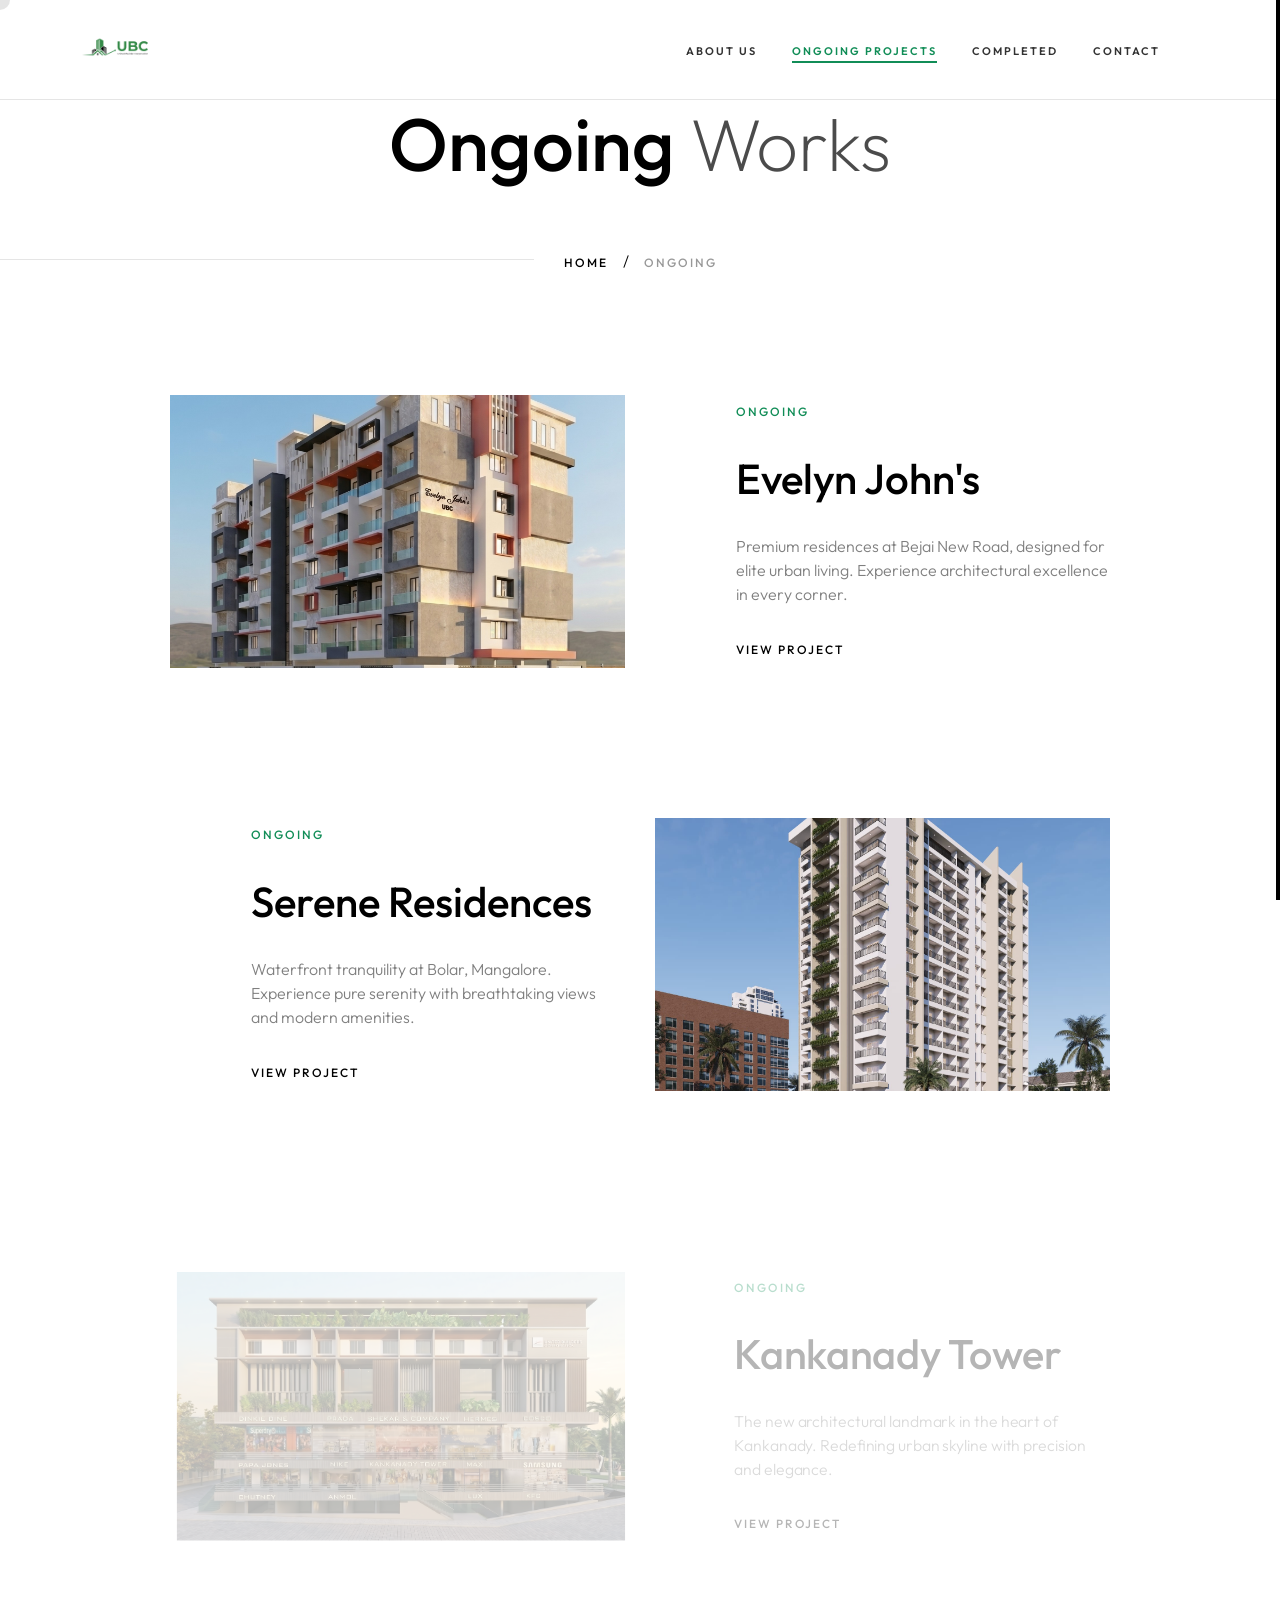
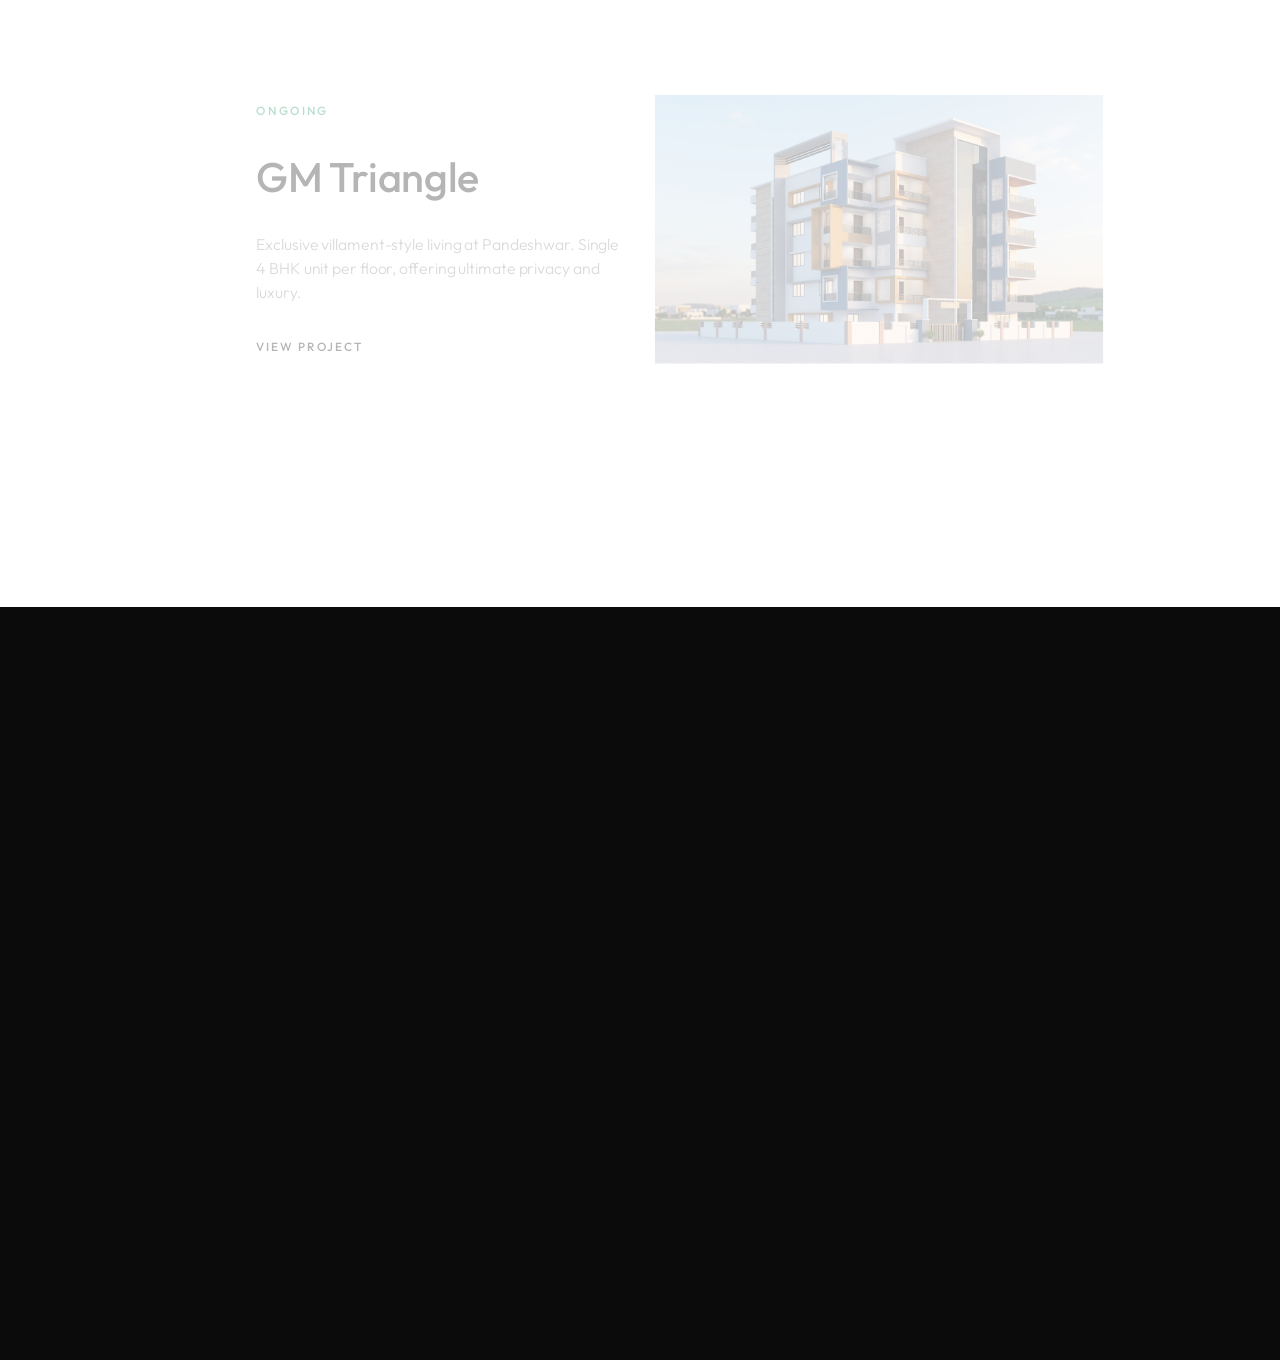
<file: ongoing.html>
<!DOCTYPE html>
<html lang="zxx">

<head>

    <meta charset="UTF-8">
    <meta name="viewport" content="width=device-width, initial-scale=1.0">
    <meta http-equiv="X-UA-Compatible" content="ie=edge">

    <!-- bootstrap grid css -->
    <link rel="stylesheet" href="css/plugins/bootstrap-grid.css">
    <!-- font awesome css -->
    <link rel="stylesheet" href="css/plugins/font-awesome.min.css">
    <!-- swiper css -->
    <link rel="stylesheet" href="css/plugins/swiper.min.css">
    <!-- fancybox css -->
    <link rel="stylesheet" href="css/plugins/fancybox.min.css">
    <!-- ashley scss -->
    <link rel="stylesheet" href="css/style.css">
    <!-- custom builder css -->
    <link rel="stylesheet" href="css/custom.css">
    <!-- page name -->
    <title>Ongoing Projects | UBC Infra</title>

</head>

<body>

    <!-- wrapper -->
    <div class="mil-wrapper" id="top">

        <!-- cursor -->
        <div class="mil-ball">
            <span class="mil-icon-1">
                <svg viewBox="0 0 128 128">
                    <path
                        d="M106.1,41.9c-1.2-1.2-3.1-1.2-4.2,0c-1.2,1.2-1.2,3.1,0,4.2L116.8,61H11.2l14.9-14.9c1.2-1.2,1.2-3.1,0-4.2	c-1.2-1.2-3.1-1.2-4.2,0l-20,20c-1.2,1.2-1.2,3.1,0,4.2l20,20c0.6,0.6,1.4,0.9,2.1,0.9s1.5-0.3,2.1-0.9c1.2-1.2,1.2-3.1,0-4.2	L11.2,67h105.5l-14.9,14.9c-1.2,1.2-1.2,3.1,0,4.2c0.6,0.6,1.4,0.9,2.1,0.9s1.5-0.3,2.1-0.9l20-20c1.2-1.2,1.2-3.1,0-4.2L106.1,41.9	z" />
                </svg>
            </span>
            <div class="mil-more-text">More</div>
            <div class="mil-choose-text">Сhoose</div>
        </div>
        <!-- cursor end -->



        <!-- scrollbar progress -->
        <div class="mil-progress-track">
            <div class="mil-progress"></div>
        </div>
        <!-- scrollbar progress end -->

        <!-- menu -->
        <div class="mil-menu-frame">
            <!-- frame clone -->
            <div class="mil-frame-top">
                <a href="index.html" class="mil-logo"><img src="assets/logo.png" alt="UBC Logo" style="height: 40px; width: auto;"></a>
                <div class="mil-menu-btn">
                    <span></span>
                </div>
            </div>
            <!-- frame clone end -->
            <div class="container">
                <div class="mil-menu-content">
                    <div class="row">
                        <div class="col-xl-5">

                            <nav class="mil-main-menu" id="swupMenu">
                                <ul>
                                    <li class="mil-has-children">
                                        <a href="index.html">Home</a>
                                    </li>
                                    <li class="mil-has-children">
                                        <a href="index.html#about">The Studio</a>
                                    </li>
                                    <li class="mil-has-children mil-active">
                                        <a href="ongoing.html">Ongoing Works</a>
                                    </li>
                                    <li class="mil-has-children">
                                        <a href="index.html#portfolio">Completed Portfolio</a>
                                    </li>
                                    <li class="mil-has-children">
                                        <a href="index.html#contact">Get in Touch</a>
                                    </li>
                                </ul>
                            </nav>

                        </div>
                        <div class="col-xl-7">

                            <div class="mil-menu-right-frame">
                                <div class="mil-animation-in">
                                    <div class="mil-animation-frame">
                                        <div class="mil-animation mil-position-1 mil-scale" data-value-1="2"
                                            data-value-2="2"></div>
                                    </div>
                                </div>
                                <div class="mil-menu-right">
                                    <div class="row">
                                        <div class="col-lg-12 mil-mb-60">

                                            <p class="mil-light-soft mil-up">Third Floor, MANGALORE GATE,
                                                Kankanady, Mangalore-02 <br>
                                                <span class="mil-accent">0824 411 2755</span><br>
                                                <span class="mil-accent">ubc755@gmail.com</span><br>
                                                <a href="http://www.ubcinfra.com" target="_blank" class="mil-accent">www.ubcinfra.com</a>
                                            </p>

                                        </div>
                                    </div>
                                </div>
                            </div>

                        </div>
                    </div>
                </div>
            </div>
        </div>
        <!-- menu -->

        <!-- curtain -->
        <div class="mil-curtain"></div>
        <!-- curtain end -->

        <!-- frame -->
        <div class="mil-frame">
            <div class="mil-frame-top">
                <a href="index.html" class="mil-logo"><img src="assets/logo.png" alt="UBC Logo" style="height: 40px; width: auto;"></a>
                <nav class="ubc-desktop-nav">
                    <ul>
                        <li><a href="index.html#about">About Us</a></li>
                        <li><a href="ongoing.html" class="active">Ongoing Projects</a></li>
                        <li><a href="index.html#portfolio">Completed</a></li>
                        <li><a href="index.html#contact">Contact</a></li>
                    </ul>
                </nav>
                <div class="mil-menu-btn">
                    <span></span>
                </div>
            </div>
            <div class="mil-frame-bottom">
                <div class="mil-current-page"></div>
                <div class="mil-back-to-top">
                    <a href="#top" class="mil-link mil-dark mil-arrow-place">
                        <span>Back to top</span>
                    </a>
                </div>
            </div>
        </div>
        <!-- frame end -->

        <!-- content -->
        <div class="mil-content">
            <div id="swupMain" class="mil-main-transition">

                <!-- banner -->
                <section class="mil-banner-sm mil-center">
                    <div class="mil-banner-top"></div>
                    <div class="container">
                        <div class="mil-banner-content">
                            <h1 class="mil-up mil-mb-60">Ongoing <span class="mil-thin">Works</span></h1>
                            <ul class="mil-breadcrumbs mil-up">
                                <li><a href="index.html">Home</a></li>
                                <li><a href="ongoing.html">Ongoing</a></li>
                            </ul>
                        </div>
                    </div>
                </section>
                <!-- banner end -->

                <!-- projects -->
                <section class="mil-p-120-120">
                    <div class="container">
                        <div class="row">
                            <div class="col-lg-12">
                                
                                <!-- project 1 -->
                                <div class="mil-portfolio-item mil-up mil-mb-120">
                                    <div class="row align-items-center">
                                        <div class="col-lg-6">
                                            <div class="mil-img-frame mil-mb-30" style="padding-bottom: 60%;">
                                                <img src="assets/evelyn_4k.jpeg" alt="Evelyn John's">
                                            </div>
                                        </div>
                                        <div class="col-lg-5 offset-lg-1">
                                            <div class="mil-mb-30">
                                                <div class="mil-label mil-upper mil-accent mil-mb-30">Ongoing</div>
                                                <h3 class="mil-mb-30">Evelyn John's</h3>
                                                <p class="mil-mb-30">Premium residences at Bejai New Road, designed for elite urban living. Experience architectural excellence in every corner.</p>
                                                <a href="evelyn-johns.html" class="mil-link mil-dark mil-arrow-place">
                                                    <span>View Project</span>
                                                </a>
                                            </div>
                                        </div>
                                    </div>
                                </div>
                                <!-- project 1 end -->

                                <!-- project 2 -->
                                <div class="mil-portfolio-item mil-up mil-mb-120">
                                    <div class="row align-items-center flex-lg-row-reverse">
                                        <div class="col-lg-6">
                                            <div class="mil-img-frame mil-mb-30" style="padding-bottom: 60%;">
                                                <img src="assets/serene_1.jpeg" alt="Serene Residences">
                                            </div>
                                        </div>
                                        <div class="col-lg-5">
                                            <div class="mil-mb-30">
                                                <div class="mil-label mil-upper mil-accent mil-mb-30">Ongoing</div>
                                                <h3 class="mil-mb-30">Serene Residences</h3>
                                                <p class="mil-mb-30">Waterfront tranquility at Bolar, Mangalore. Experience pure serenity with breathtaking views and modern amenities.</p>
                                                <a href="serene-residences.html" class="mil-link mil-dark mil-arrow-place">
                                                    <span>View Project</span>
                                                </a>
                                            </div>
                                        </div>
                                    </div>
                                </div>
                                <!-- project 2 end -->

                                <!-- project 3 -->
                                <div class="mil-portfolio-item mil-up mil-mb-120">
                                    <div class="row align-items-center">
                                        <div class="col-lg-6">
                                            <div class="mil-img-frame mil-mb-30" style="padding-bottom: 60%;">
                                                <img src="assets/tower_4k.jpeg" alt="Kankanady Tower">
                                            </div>
                                        </div>
                                        <div class="col-lg-5 offset-lg-1">
                                            <div class="mil-mb-30">
                                                <div class="mil-label mil-upper mil-accent mil-mb-30">Ongoing</div>
                                                <h3 class="mil-mb-30">Kankanady Tower</h3>
                                                <p class="mil-mb-30">The new architectural landmark in the heart of Kankanady. Redefining urban skyline with precision and elegance.</p>
                                                <a href="kankanady-tower.html" class="mil-link mil-dark mil-arrow-place">
                                                    <span>View Project</span>
                                                </a>
                                            </div>
                                        </div>
                                    </div>
                                </div>
                                <!-- project 3 end -->

                                <!-- project 4 -->
                                <div class="mil-portfolio-item mil-up mil-mb-120">
                                    <div class="row align-items-center flex-lg-row-reverse">
                                        <div class="col-lg-6">
                                            <div class="mil-img-frame mil-mb-30" style="padding-bottom: 60%;">
                                                <img src="assets/triangle_4k.jpeg" alt="GM Triangle">
                                            </div>
                                        </div>
                                        <div class="col-lg-5">
                                            <div class="mil-mb-30">
                                                <div class="mil-label mil-upper mil-accent mil-mb-30">Ongoing</div>
                                                <h3 class="mil-mb-30">GM Triangle</h3>
                                                <p class="mil-mb-30">Exclusive villament-style living at Pandeshwar. Single 4 BHK unit per floor, offering ultimate privacy and luxury.</p>
                                                <a href="gm-triangle.html" class="mil-link mil-dark mil-arrow-place">
                                                    <span>View Project</span>
                                                </a>
                                            </div>
                                        </div>
                                    </div>
                                </div>
                                <!-- project 4 end -->

                            </div>
                        </div>
                    </div>
                </section>
                <!-- projects end -->

                <!-- footer -->
                <footer class="mil-dark-bg" id="contact">
                    <div class="mi-invert-fix">
                        <div class="container mil-p-120-60">
                            <div class="row justify-content-between">
                                <div class="col-md-4 col-lg-4 mil-mb-60">

                                    <div class="mil-muted mil-logo mil-up mil-mb-30"><img src="assets/logo.png" alt="UBC Logo" style="height: 80px; width: auto;"></div>

                                    <p class="mil-light-soft mil-up mil-mb-30">Stay updated with our latest
                                        architectural developments.</p>

                                    <form class="mil-subscribe-form mil-up">
                                        <input type="text" placeholder="Your Email Address">
                                        <button type="submit"
                                            class="mil-button mil-icon-button-sm mil-arrow-place"></button>
                                    </form>

                                </div>
                                <div class="col-md-7 col-lg-6">
                                    <div class="row justify-content-end">
                                        <div class="col-md-6 col-lg-7">

                                            <nav class="mil-footer-menu mil-mb-60">
                                                <ul>
                                                    <li class="mil-up">
                                                        <a href="index.html">Home</a>
                                                    </li>
                                                    <li class="mil-up">
                                                        <a href="index.html#about">Studio</a>
                                                    </li>
                                                    <li class="mil-up mil-active">
                                                        <a href="ongoing.html">Ongoing</a>
                                                    </li>
                                                    <li class="mil-up">
                                                        <a href="index.html#portfolio">Works</a>
                                                    </li>
                                                </ul>
                                            </nav>

                                        </div>
                                        <div class="col-md-6 col-lg-5">

                                            <ul class="mil-menu-list mil-up mil-mb-60">
                                                <li><a href="#." class="mil-light-soft">Structural Safety</a></li>
                                                <li><a href="#." class="mil-light-soft">Privacy Policy</a></li>
                                                <li><a href="#." class="mil-light-soft">Terms of Use</a></li>
                                                <li><a href="#." class="mil-light-soft">Contact Info</a></li>
                                            </ul>

                                        </div>
                                    </div>
                                </div>
                            </div>

                            <div class="row justify-content-between flex-sm-row-reverse">
                                <div class="col-md-7 col-lg-6">

                                    <div class="row justify-content-between">

                                        <div class="col-md-12 col-lg-12 mil-mb-60">

                                            <h6 class="mil-muted mil-up mil-mb-30">Registered Office</h6>

                                            <p class="mil-light-soft mil-up">Third Floor, MANGALORE GATE,
                                                Kankanady, Mangalore-02 <br>
                                                <span class="mil-accent">0824 411 2755</span><br>
                                                <span class="mil-upper mil-accent mil-mt-20 mil-mb-10" style="display: inline-block;">Email ID</span><br>
                                                <span class="mil-accent">ubc755@gmail.com</span><br>
                                                <a href="http://www.ubcinfra.com" target="_blank" class="mil-accent">www.ubcinfra.com</a>
                                            </p>

                                        </div>
                                    </div>

                                </div>
                                <div class="col-md-4 col-lg-6 mil-mb-60">

                                    <div class="mil-vert-between">
                                        <div class="mil-mb-30">
                                            <ul class="mil-social-icons mil-up">
                                                <li><a href="#." target="_blank" class="social-icon"> <i
                                                            class="fab fa-instagram"></i></a></li>
                                                <li><a href="#." target="_blank" class="social-icon"> <i
                                                            class="fab fa-facebook"></i></a></li>
                                                <li><a href="#." target="_blank" class="social-icon"> <i
                                                            class="fab fa-linkedin"></i></a></li>
                                                <li><a href="#." target="_blank" class="social-icon"> <i
                                                            class="fab fa-whatsapp"></i></a></li>
                                            </ul>
                                        </div>
                                        <p class="mil-light-soft mil-up">© 2026 UBC Infra. Mangalore's Premier
                                            Builders.</p>
                                    </div>

                                </div>
                            </div>
                        </div>
                    </div>
                </footer>
                <!-- footer end -->

            </div>
        </div>
        <!-- content -->

    </div>
    <!-- wrapper end -->

    <!-- jquery js -->
    <script src="js/plugins/jquery.min.js"></script>
    <!-- swup js -->
    <script src="js/plugins/swup.min.js"></script>
    <!-- swiper js -->
    <script src="js/plugins/swiper.min.js"></script>
    <!-- fancybox js -->
    <script src="js/plugins/fancybox.min.js"></script>
    <!-- gsap js -->
    <script src="js/plugins/gsap.min.js"></script>
    <!-- scroll smoother -->
    <script src="js/plugins/smooth-scroll.js"></script>
    <!-- scroll trigger js -->
    <script src="js/plugins/ScrollTrigger.min.js"></script>
    <!-- scroll to js -->
    <script src="js/plugins/ScrollTo.min.js"></script>
    <!-- ashley js -->
    <script src="js/main.js"></script>

</body>

</html>
</file>
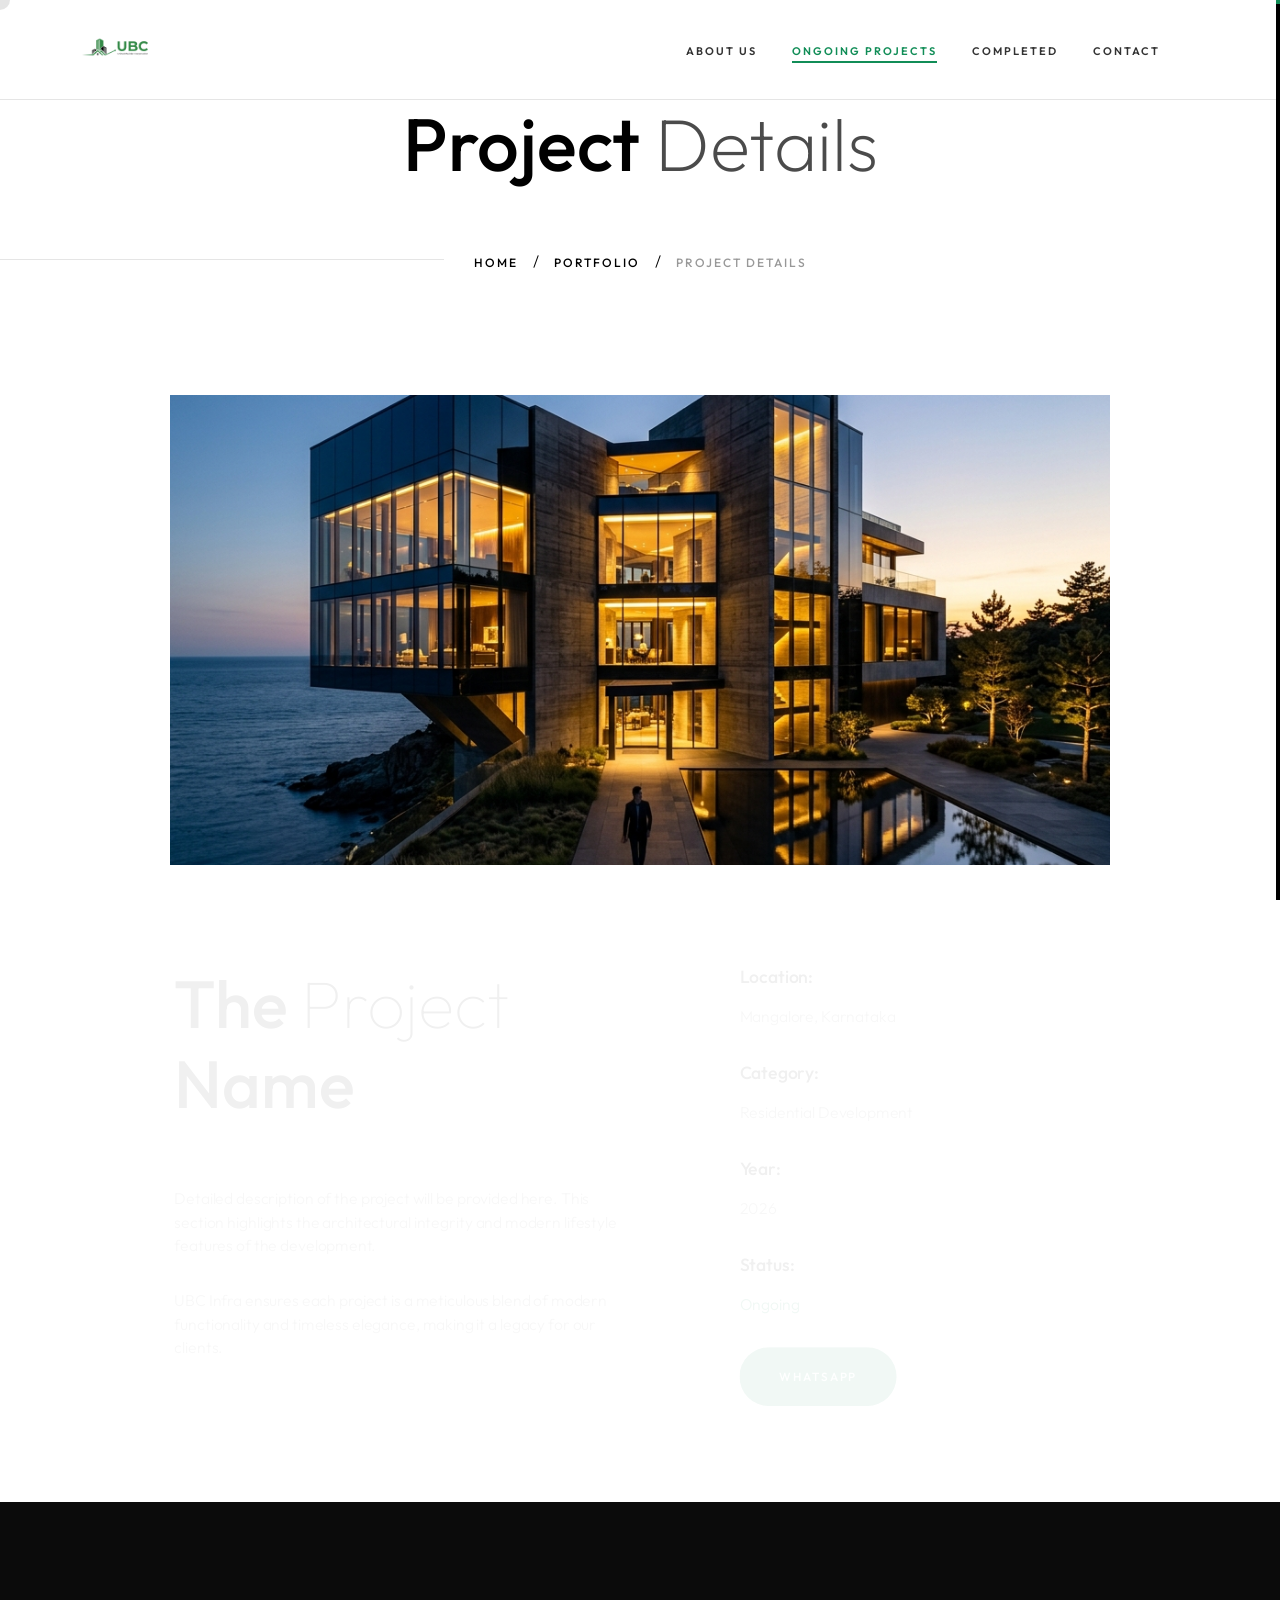
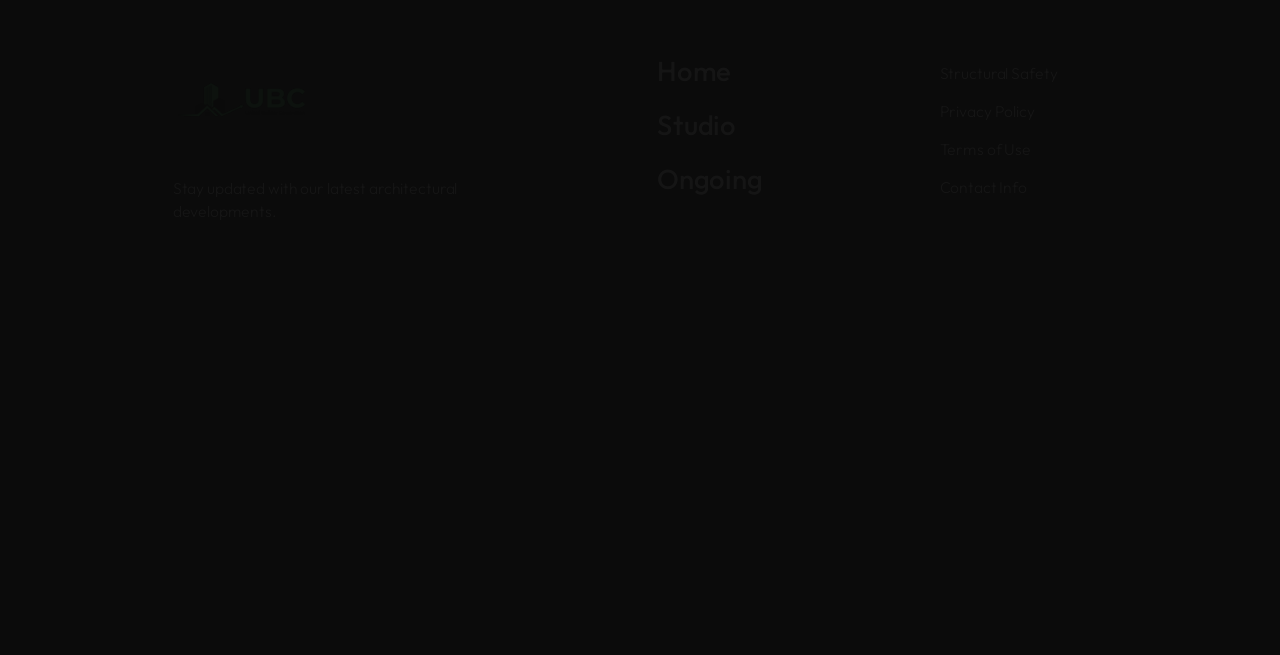
<file: project-details.html>
<!DOCTYPE html>
<html lang="zxx">

<head>

    <meta charset="UTF-8">
    <meta name="viewport" content="width=device-width, initial-scale=1.0">
    <meta http-equiv="X-UA-Compatible" content="ie=edge">

    <!-- bootstrap grid css -->
    <link rel="stylesheet" href="css/plugins/bootstrap-grid.css">
    <!-- font awesome css -->
    <link rel="stylesheet" href="css/plugins/font-awesome.min.css">
    <!-- swiper css -->
    <link rel="stylesheet" href="css/plugins/swiper.min.css">
    <!-- fancybox css -->
    <link rel="stylesheet" href="css/plugins/fancybox.min.css">
    <!-- ashley scss -->
    <link rel="stylesheet" href="css/style.css">
    <!-- custom builder css -->
    <link rel="stylesheet" href="css/custom.css">
    <!-- page name -->
    <title>Project Details | UBC Infra</title>

</head>

<body>

    <!-- wrapper -->
    <div class="mil-wrapper" id="top">

        <!-- cursor -->
        <div class="mil-ball">
            <span class="mil-icon-1">
                <svg viewBox="0 0 128 128">
                    <path
                        d="M106.1,41.9c-1.2-1.2-3.1-1.2-4.2,0c-1.2,1.2-1.2,3.1,0,4.2L116.8,61H11.2l14.9-14.9c1.2-1.2,1.2-3.1,0-4.2	c-1.2-1.2-3.1-1.2-4.2,0l-20,20c-1.2,1.2-1.2,3.1,0,4.2l20,20c0.6,0.6,1.4,0.9,2.1,0.9s1.5-0.3,2.1-0.9c1.2-1.2,1.2-3.1,0-4.2	L11.2,67h105.5l-14.9,14.9c-1.2,1.2-1.2,3.1,0,4.2c0.6,0.6,1.4,0.9,2.1,0.9s1.5-0.3,2.1-0.9l20-20c1.2-1.2,1.2-3.1,0-4.2L106.1,41.9	z" />
                </svg>
            </span>
            <div class="mil-more-text">More</div>
            <div class="mil-choose-text">Сhoose</div>
        </div>
        <!-- cursor end -->



        <!-- scrollbar progress -->
        <div class="mil-progress-track">
            <div class="mil-progress"></div>
        </div>
        <!-- scrollbar progress end -->

        <!-- menu -->
        <div class="mil-menu-frame">
            <!-- frame clone -->
            <div class="mil-frame-top">
                <a href="index.html" class="mil-logo"><img src="assets/logo.png" alt="UBC Logo" style="height: 40px; width: auto;"></a>
                <div class="mil-menu-btn">
                    <span></span>
                </div>
            </div>
            <!-- frame clone end -->
            <div class="container">
                <div class="mil-menu-content">
                    <div class="row">
                        <div class="col-xl-5">

                            <nav class="mil-main-menu" id="swupMenu">
                                <ul>
                                    <li class="mil-has-children">
                                        <a href="index.html">Home</a>
                                    </li>
                                    <li class="mil-has-children">
                                        <a href="index.html#about">The Studio</a>
                                    </li>
                                    <li class="mil-has-children">
                                        <a href="ongoing.html">Ongoing Works</a>
                                    </li>
                                    <li class="mil-has-children">
                                        <a href="index.html#portfolio">Completed Portfolio</a>
                                    </li>
                                    <li class="mil-has-children">
                                        <a href="index.html#contact">Get in Touch</a>
                                    </li>
                                </ul>
                            </nav>

                        </div>
                        <div class="col-xl-7">

                            <div class="mil-menu-right-frame">
                                <div class="mil-animation-in">
                                    <div class="mil-animation-frame">
                                        <div class="mil-animation mil-position-1 mil-scale" data-value-1="2"
                                            data-value-2="2"></div>
                                    </div>
                                </div>
                                <div class="mil-menu-right">
                                    <div class="row">
                                        <div class="col-lg-12 mil-mb-60">

                                            <p class="mil-light-soft mil-up">Third Floor, MANGALORE GATE,
                                                Kankanady, Mangalore-02 <br>
                                                <span class="mil-accent">0824 411 2755</span><br>
                                                <span class="mil-accent">ubc755@gmail.com</span><br>
                                                <a href="http://www.ubcinfra.com" target="_blank" class="mil-accent">www.ubcinfra.com</a>
                                            </p>

                                        </div>
                                    </div>
                                </div>
                            </div>

                        </div>
                    </div>
                </div>
            </div>
        </div>
        <!-- menu -->

        <!-- curtain -->
        <div class="mil-curtain"></div>
        <!-- curtain end -->

        <!-- frame -->
        <div class="mil-frame">
            <div class="mil-frame-top">
                <a href="index.html" class="mil-logo"><img src="assets/logo.png" alt="UBC Logo" style="height: 40px; width: auto;"></a>
                <nav class="ubc-desktop-nav">
                    <ul>
                        <li><a href="index.html#about">About Us</a></li>
                        <li><a href="ongoing.html" class="active">Ongoing Projects</a></li>
                        <li><a href="index.html#portfolio">Completed</a></li>
                        <li><a href="index.html#contact">Contact</a></li>
                    </ul>
                </nav>
                <div class="mil-menu-btn">
                    <span></span>
                </div>
            </div>
            <div class="mil-frame-bottom">
                <div class="mil-current-page"></div>
                <div class="mil-back-to-top">
                    <a href="#top" class="mil-link mil-dark mil-arrow-place">
                        <span>Back to top</span>
                    </a>
                </div>
            </div>
        </div>
        <!-- frame end -->

        <!-- content -->
        <div class="mil-content">
            <div id="swupMain" class="mil-main-transition">

                <!-- banner -->
                <section class="mil-banner-sm mil-center">
                    <div class="mil-banner-top"></div>
                    <div class="container">
                        <div class="mil-banner-content">
                            <h1 class="mil-up mil-mb-60">Project <span class="mil-thin">Details</span></h1>
                            <ul class="mil-breadcrumbs mil-up">
                                <li><a href="index.html">Home</a></li>
                                <li><a href="index.html#portfolio">Portfolio</a></li>
                                <li><a href="#">Project Details</a></li>
                            </ul>
                        </div>
                    </div>
                </section>
                <!-- banner end -->

                <!-- project -->
                <section class="mil-p-120-120">
                    <div class="container">
                        <div class="row justify-content-between">
                            <div class="col-lg-12">
                                <div class="mil-up mil-mb-60">
                                    <div class="mil-img-frame" style="padding-bottom: 50%;">
                                        <img src="assets/legacy_hero.png" alt="Project Image">
                                    </div>
                                </div>
                            </div>
                            <div class="col-lg-6">
                                <div class="mil-mb-60">
                                    <h2 class="mil-up mil-mb-60">The <span class="mil-thin">Project</span> Name</h2>
                                    <p class="mil-up mil-mb-30">Detailed description of the project will be provided here. This section highlights the architectural integrity and modern lifestyle features of the development.</p>
                                    <p class="mil-up">UBC Infra ensures each project is a meticulous blend of modern functionality and timeless elegance, making it a legacy for our clients.</p>
                                </div>
                            </div>
                            <div class="col-lg-5">
                                <div class="mil-p-0-60">
                                    <div class="mil-up mil-mb-30">
                                        <h6 class="mil-mb-15">Location:</h6>
                                        <p class="mil-dark-soft">Mangalore, Karnataka</p>
                                    </div>
                                    <div class="mil-up mil-mb-30">
                                        <h6 class="mil-mb-15">Category:</h6>
                                        <p class="mil-dark-soft">Residential Development</p>
                                    </div>
                                    <div class="mil-up mil-mb-30">
                                        <h6 class="mil-mb-15">Year:</h6>
                                        <p class="mil-dark-soft">2026</p>
                                    </div>
                                    <div class="mil-up mil-mb-30">
                                        <h6 class="mil-mb-15">Status:</h6>
                                        <p class="mil-accent">Ongoing</p>
                                    </div>
                                    <div class="mil-up">
                                        <a href="https://wa.me/9108244112755?text=I%20would%20like%20to%20request%20the%20brochure%20for%20this%20project" target="_blank" class="mil-button mil-arrow-place">
                                            <span>WhatsApp</span>
                                        </a>
                                    </div>
                                </div>
                            </div>
                        </div>
                    </div>
                </section>
                <!-- project end -->

                <!-- footer -->
                <footer class="mil-dark-bg" id="contact">
                    <div class="mi-invert-fix">
                        <div class="container mil-p-120-60">
                            <div class="row justify-content-between">
                                <div class="col-md-4 col-lg-4 mil-mb-60">

                                    <div class="mil-muted mil-logo mil-up mil-mb-30"><img src="assets/logo.png" alt="UBC Logo" style="height: 80px; width: auto;"></div>

                                    <p class="mil-light-soft mil-up mil-mb-30">Stay updated with our latest
                                        architectural developments.</p>

                                    <form class="mil-subscribe-form mil-up">
                                        <input type="text" placeholder="Your Email Address">
                                        <button type="submit"
                                            class="mil-button mil-icon-button-sm mil-arrow-place"></button>
                                    </form>

                                </div>
                                <div class="col-md-7 col-lg-6">
                                    <div class="row justify-content-end">
                                        <div class="col-md-6 col-lg-7">

                                            <nav class="mil-footer-menu mil-mb-60">
                                                <ul>
                                                    <li class="mil-up">
                                                        <a href="index.html">Home</a>
                                                    </li>
                                                    <li class="mil-up">
                                                        <a href="index.html#about">Studio</a>
                                                    </li>
                                                    <li class="mil-up">
                                                        <a href="ongoing.html">Ongoing</a>
                                                    </li>
                                                    <li class="mil-up">
                                                        <a href="index.html#portfolio">Works</a>
                                                    </li>
                                                </ul>
                                            </nav>

                                        </div>
                                        <div class="col-md-6 col-lg-5">

                                            <ul class="mil-menu-list mil-up mil-mb-60">
                                                <li><a href="#." class="mil-light-soft">Structural Safety</a></li>
                                                <li><a href="#." class="mil-light-soft">Privacy Policy</a></li>
                                                <li><a href="#." class="mil-light-soft">Terms of Use</a></li>
                                                <li><a href="#." class="mil-light-soft">Contact Info</a></li>
                                            </ul>

                                        </div>
                                    </div>
                                </div>
                            </div>

                            <div class="row justify-content-between flex-sm-row-reverse">
                                <div class="col-md-7 col-lg-6">

                                    <div class="row justify-content-between">

                                        <div class="col-md-12 col-lg-12 mil-mb-60">

                                            <h6 class="mil-muted mil-up mil-mb-30">Registered Office</h6>

                                            <p class="mil-light-soft mil-up">Third Floor, MANGALORE GATE,
                                                Kankanady, Mangalore-02 <br>
                                                <span class="mil-accent">0824 411 2755</span><br>
                                                <span class="mil-upper mil-accent mil-mt-20 mil-mb-10" style="display: inline-block;">Email ID</span><br>
                                                <span class="mil-accent">ubc755@gmail.com</span><br>
                                                <a href="http://www.ubcinfra.com" target="_blank" class="mil-accent">www.ubcinfra.com</a>
                                            </p>

                                        </div>
                                    </div>

                                </div>
                                <div class="col-md-4 col-lg-6 mil-mb-60">

                                    <div class="mil-vert-between">
                                        <div class="mil-mb-30">
                                            <ul class="mil-social-icons mil-up">
                                                <li><a href="#." target="_blank" class="social-icon"> <i
                                                            class="fab fa-instagram"></i></a></li>
                                                <li><a href="#." target="_blank" class="social-icon"> <i
                                                            class="fab fa-facebook"></i></a></li>
                                                <li><a href="#." target="_blank" class="social-icon"> <i
                                                            class="fab fa-linkedin"></i></a></li>
                                                <li><a href="#." target="_blank" class="social-icon"> <i
                                                            class="fab fa-whatsapp"></i></a></li>
                                            </ul>
                                        </div>
                                        <p class="mil-light-soft mil-up">© 2026 UBC Infra. Mangalore's Premier
                                            Builders.</p>
                                    </div>

                                </div>
                            </div>
                        </div>
                    </div>
                </footer>
                <!-- footer end -->

            </div>
        </div>
        <!-- content -->

    </div>
    <!-- wrapper end -->

    <!-- jquery js -->
    <script src="js/plugins/jquery.min.js"></script>
    <!-- swup js -->
    <script src="js/plugins/swup.min.js"></script>
    <!-- swiper js -->
    <script src="js/plugins/swiper.min.js"></script>
    <!-- fancybox js -->
    <script src="js/plugins/fancybox.min.js"></script>
    <!-- gsap js -->
    <script src="js/plugins/gsap.min.js"></script>
    <!-- scroll smoother -->
    <script src="js/plugins/smooth-scroll.js"></script>
    <!-- scroll trigger js -->
    <script src="js/plugins/ScrollTrigger.min.js"></script>
    <!-- scroll to js -->
    <script src="js/plugins/ScrollTo.min.js"></script>
    <!-- ashley js -->
    <script src="js/main.js"></script>

</body>

</html>
</file>
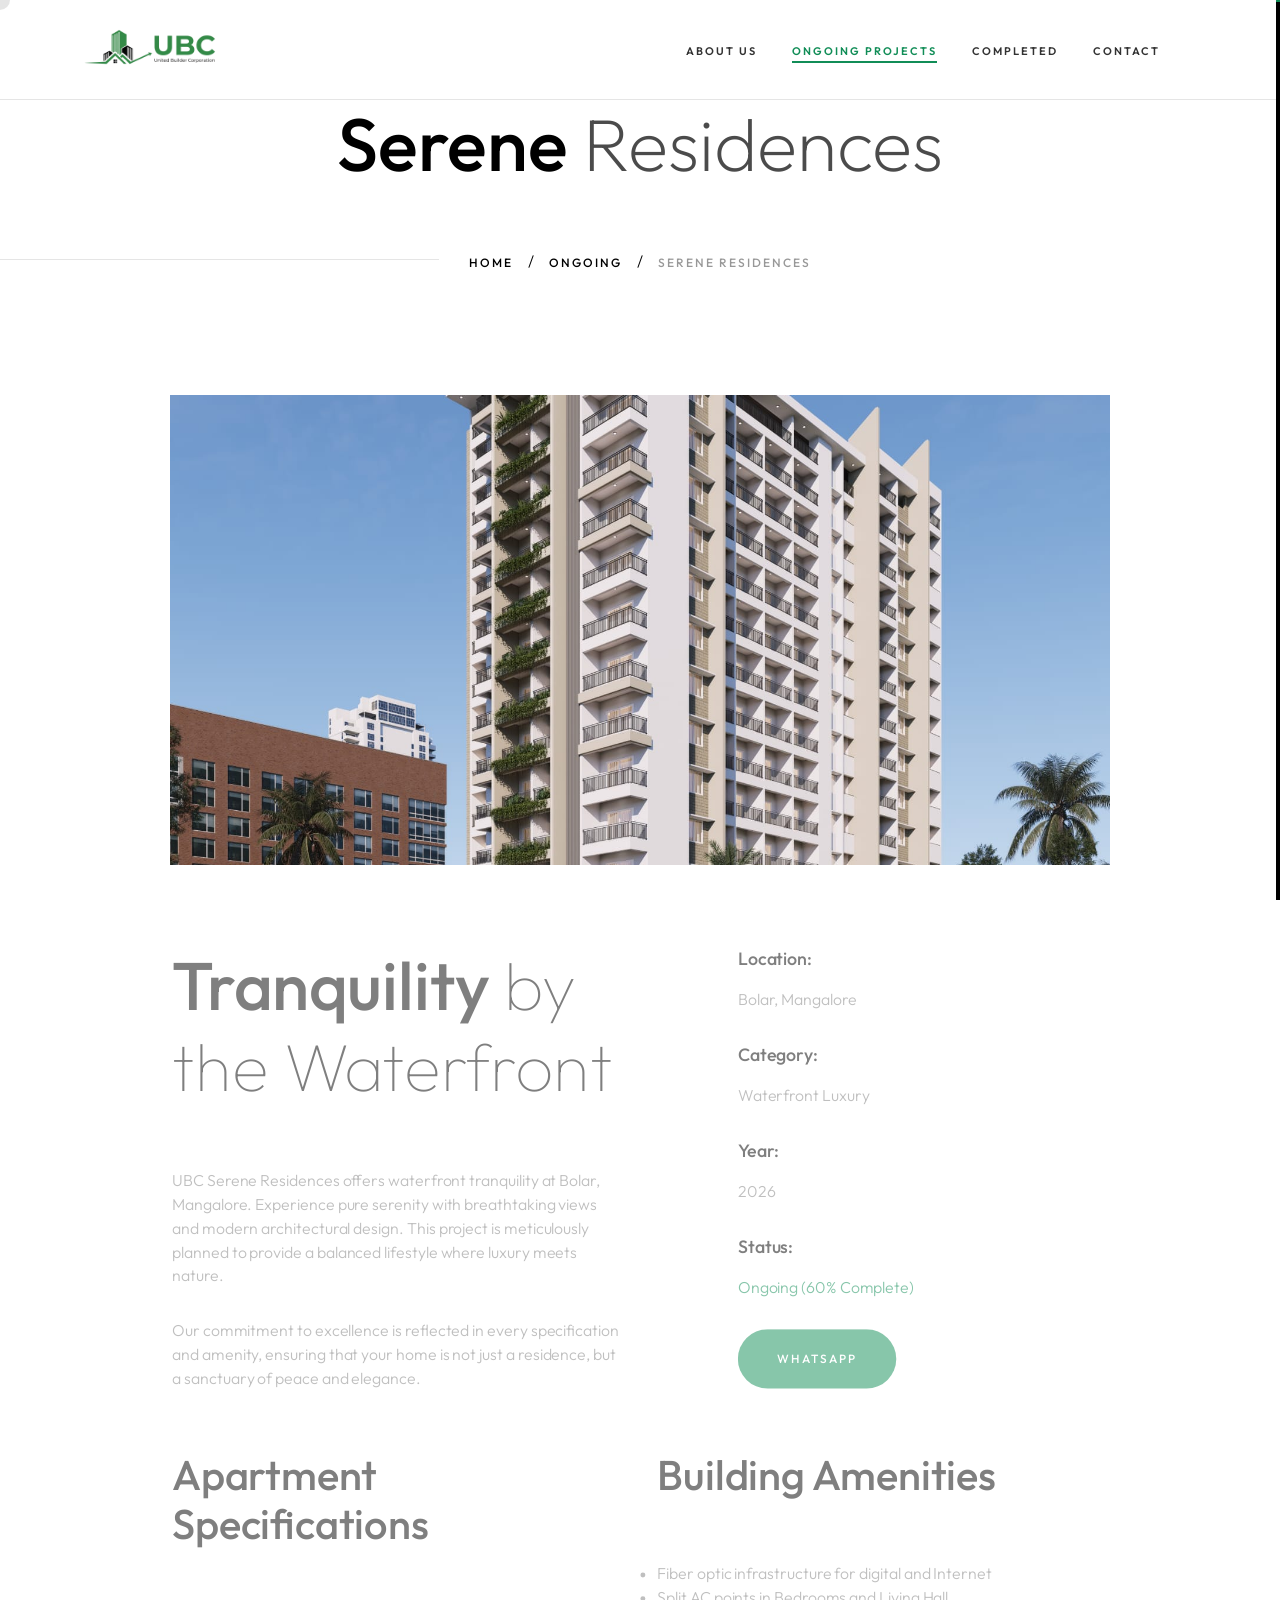
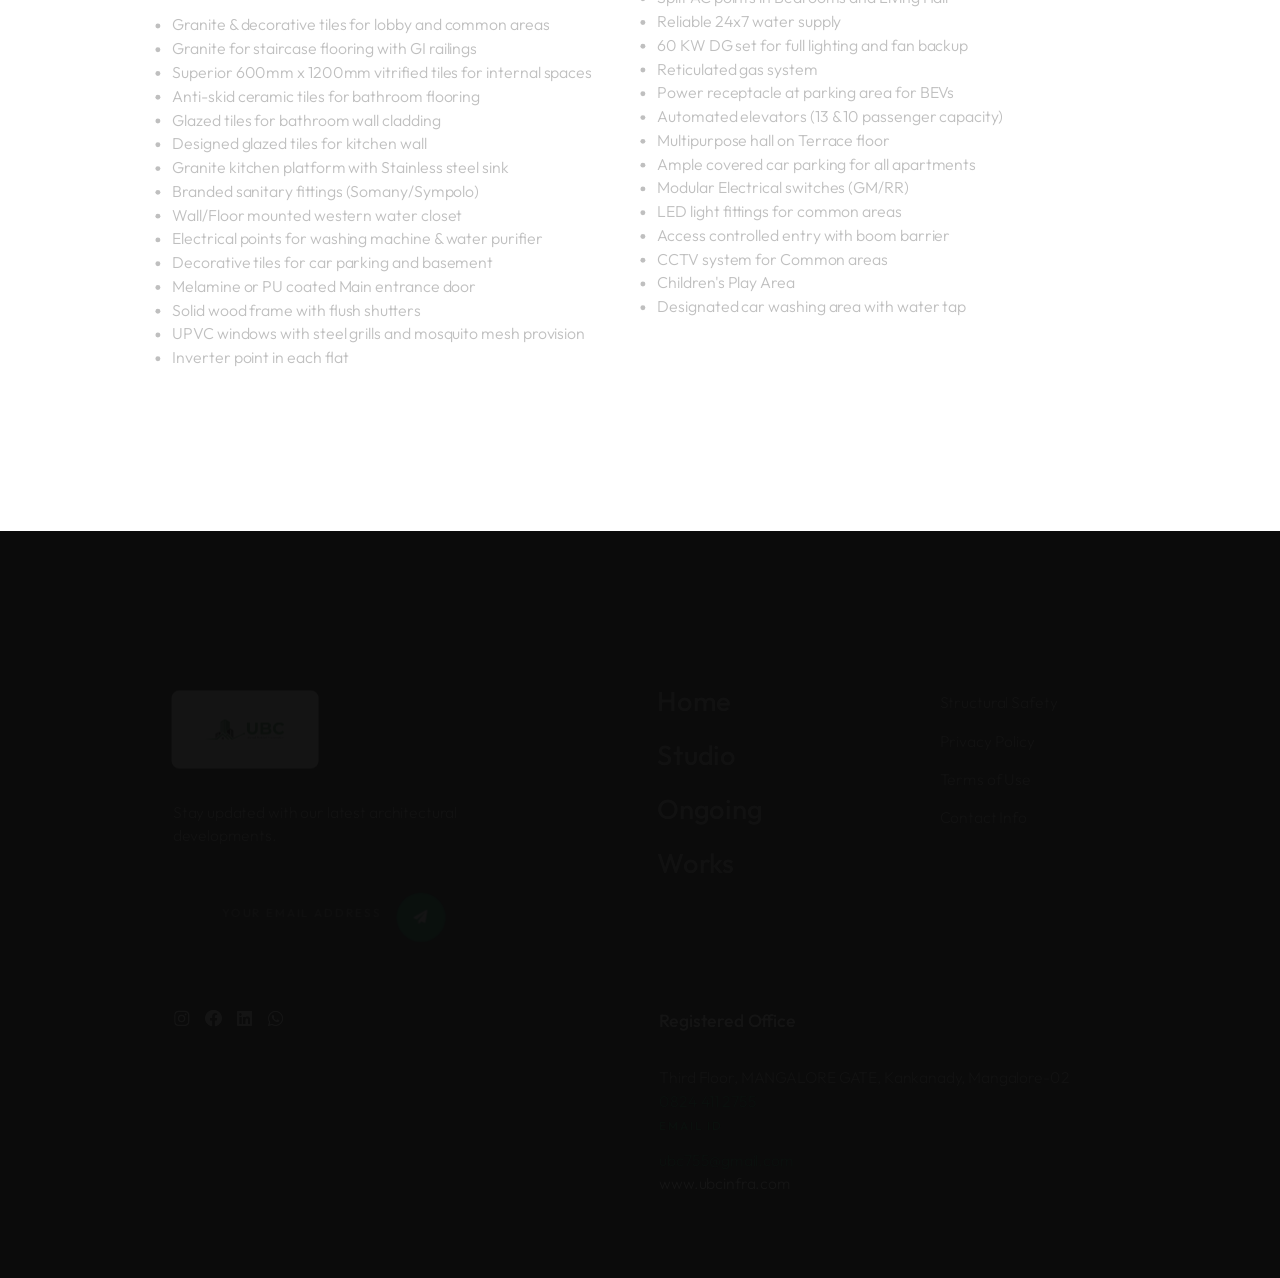
<file: serene-residences.html>
<!DOCTYPE html>
<html lang="zxx">

<head>

    <meta charset="UTF-8">
    <meta name="viewport" content="width=device-width, initial-scale=1.0">
    <meta http-equiv="X-UA-Compatible" content="ie=edge">

    <!-- bootstrap grid css -->
    <link rel="stylesheet" href="css/plugins/bootstrap-grid.css">
    <!-- font awesome css -->
    <link rel="stylesheet" href="css/plugins/font-awesome.min.css">
    <!-- swiper css -->
    <link rel="stylesheet" href="css/plugins/swiper.min.css">
    <!-- fancybox css -->
    <link rel="stylesheet" href="css/plugins/fancybox.min.css">
    <!-- ashley scss -->
    <link rel="stylesheet" href="css/style.css">
    <!-- custom builder css -->
    <link rel="stylesheet" href="css/custom.css">
    <!-- page name -->
    <title>Serene Residences | UBC Infra</title>

</head>

<body>

    <!-- wrapper -->
    <div class="mil-wrapper" id="top">

        <!-- cursor -->
        <div class="mil-ball">
            <span class="mil-icon-1">
                <svg viewBox="0 0 128 128">
                    <path
                        d="M106.1,41.9c-1.2-1.2-3.1-1.2-4.2,0c-1.2,1.2-1.2,3.1,0,4.2L116.8,61H11.2l14.9-14.9c1.2-1.2,1.2-3.1,0-4.2	c-1.2-1.2-3.1-1.2-4.2,0l-20,20c-1.2,1.2-1.2,3.1,0,4.2l20,20c0.6,0.6,1.4,0.9,2.1,0.9s1.5-0.3,2.1-0.9c1.2-1.2,1.2-3.1,0-4.2	L11.2,67h105.5l-14.9,14.9c-1.2,1.2-1.2,3.1,0,4.2c0.6,0.6,1.4,0.9,2.1,0.9s1.5-0.3,2.1-0.9l20-20c1.2-1.2,1.2-3.1,0-4.2L106.1,41.9	z" />
                </svg>
            </span>
            <div class="mil-more-text">More</div>
            <div class="mil-choose-text">Сhoose</div>
        </div>
        <!-- cursor end -->



        <!-- scrollbar progress -->
        <div class="mil-progress-track">
            <div class="mil-progress"></div>
        </div>
        <!-- scrollbar progress end -->

        <!-- menu -->
        <div class="mil-menu-frame">
            <!-- frame clone -->
            <div class="mil-frame-top">
                <a href="index.html" class="mil-logo"><img src="assets/logo.png" alt="UBC Logo" style="height: 80px; width: auto;"></a>
                <div class="mil-menu-btn">
                    <span></span>
                </div>
            </div>
            <!-- frame clone end -->
            <div class="container">
                <div class="mil-menu-content">
                    <div class="row">
                        <div class="col-xl-5">

                            <nav class="mil-main-menu" id="swupMenu">
                                <ul>
                                    <li class="mil-has-children">
                                        <a href="index.html">Home</a>
                                    </li>
                                    <li class="mil-has-children">
                                        <a href="index.html#about">The Studio</a>
                                    </li>
                                    <li class="mil-has-children">
                                        <a href="ongoing.html">Ongoing Works</a>
                                    </li>
                                    <li class="mil-has-children">
                                        <a href="index.html#portfolio">Completed Portfolio</a>
                                    </li>
                                    <li class="mil-has-children">
                                        <a href="index.html#contact">Get in Touch</a>
                                    </li>
                                </ul>
                            </nav>

                        </div>
                        <div class="col-xl-7">

                            <div class="mil-menu-right-frame">
                                <div class="mil-animation-in">
                                    <div class="mil-animation-frame">
                                        <div class="mil-animation mil-position-1 mil-scale" data-value-1="2"
                                            data-value-2="2"></div>
                                    </div>
                                </div>
                                <div class="mil-menu-right">
                                    <div class="row">
                                        <div class="col-lg-12 mil-mb-60">

                                            <p class="mil-light-soft mil-up">Third Floor, MANGALORE GATE,
                                                Kankanady, Mangalore-02 <br>
                                                <span class="mil-accent">0824 411 2755</span><br>
                                                <span class="mil-accent">ubc755@gmail.com</span><br>
                                                <a href="http://www.ubcinfra.com" target="_blank" class="mil-accent">www.ubcinfra.com</a>
                                            </p>

                                        </div>
                                    </div>
                                </div>
                            </div>

                        </div>
                    </div>
                </div>
            </div>
        </div>
        <!-- menu -->

        <!-- curtain -->
        <div class="mil-curtain"></div>
        <!-- curtain end -->

        <!-- frame -->
        <div class="mil-frame">
            <div class="mil-frame-top">
                <a href="index.html" class="mil-logo"><img src="assets/logo.png" alt="UBC Logo" style="height: 80px; width: auto;"></a>
                <nav class="ubc-desktop-nav">
                    <ul>
                        <li><a href="index.html#about">About Us</a></li>
                        <li><a href="ongoing.html" class="active">Ongoing Projects</a></li>
                        <li><a href="index.html#portfolio">Completed</a></li>
                        <li><a href="index.html#contact">Contact</a></li>
                    </ul>
                </nav>
                <div class="mil-menu-btn">
                    <span></span>
                </div>
            </div>
            <div class="mil-frame-bottom">
                <div class="mil-current-page"></div>
                <div class="mil-back-to-top">
                    <a href="#top" class="mil-link mil-dark mil-arrow-place">
                        <span>Back to top</span>
                    </a>
                </div>
            </div>
        </div>
        <!-- frame end -->

        <!-- content -->
        <div class="mil-content">
            <div id="swupMain" class="mil-main-transition">

                <!-- banner -->
                <section class="mil-banner-sm mil-center">
                    <div class="mil-banner-top"></div>
                    <div class="container">
                        <div class="mil-banner-content">
                            <h1 class="mil-up mil-mb-60">Serene <span class="mil-thin">Residences</span></h1>
                            <ul class="mil-breadcrumbs mil-up">
                                <li><a href="index.html">Home</a></li>
                                <li><a href="ongoing.html">Ongoing</a></li>
                                <li><a href="#">Serene Residences</a></li>
                            </ul>
                        </div>
                    </div>
                </section>
                <!-- banner end -->

                <!-- project -->
                <section class="mil-p-120-0">
                    <div class="container">
                        <div class="row justify-content-between">
                            <div class="col-lg-12">
                                <div class="mil-up mil-mb-60">
                                    <div class="mil-img-frame" style="padding-bottom: 50%;">
                                        <img src="assets/serene_1.jpeg" alt="Serene Residences">
                                    </div>
                                </div>
                            </div>
                            <div class="col-lg-6">
                                <div class="mil-mb-60">
                                    <h2 class="mil-up mil-mb-60">Tranquility <span class="mil-thin">by the Waterfront</span></h2>
                                    <p class="mil-up mil-mb-30">UBC Serene Residences offers waterfront tranquility at Bolar, Mangalore. Experience pure serenity with breathtaking views and modern architectural design. This project is meticulously planned to provide a balanced lifestyle where luxury meets nature.</p>
                                    <p class="mil-up">Our commitment to excellence is reflected in every specification and amenity, ensuring that your home is not just a residence, but a sanctuary of peace and elegance.</p>
                                </div>
                            </div>
                            <div class="col-lg-5">
                                <div class="mil-p-0-60">
                                    <div class="mil-up mil-mb-30">
                                        <h6 class="mil-mb-15">Location:</h6>
                                        <p class="mil-dark-soft">Bolar, Mangalore</p>
                                    </div>
                                    <div class="mil-up mil-mb-30">
                                        <h6 class="mil-mb-15">Category:</h6>
                                        <p class="mil-dark-soft">Waterfront Luxury</p>
                                    </div>
                                    <div class="mil-up mil-mb-30">
                                        <h6 class="mil-mb-15">Year:</h6>
                                        <p class="mil-dark-soft">2026</p>
                                    </div>
                                    <div class="mil-up mil-mb-30">
                                        <h6 class="mil-mb-15">Status:</h6>
                                        <p class="mil-accent">Ongoing (60% Complete)</p>
                                    </div>
                                    <div class="mil-up">
                                        <a href="https://wa.me/9108244112755?text=I%20would%20like%20to%20request%20the%20brochure%20for%20Serene%20Residences" target="_blank" class="mil-button mil-arrow-place">
                                            <span>WhatsApp</span>
                                        </a>
                                    </div>
                                </div>
                            </div>
                        </div>
                    </div>
                </section>
                <!-- project end -->

                <!-- specifications & amenities -->
                <section class="mil-p-0-120">
                    <div class="container">
                        <div class="row">
                            <div class="col-lg-6">
                                <div class="mil-mb-60">
                                    <h3 class="mil-up mil-mb-60">Apartment Specifications</h3>
                                    <ul class="mil-list mil-up">
                                        <li>Granite & decorative tiles for lobby and common areas</li>
                                        <li>Granite for staircase flooring with GI railings</li>
                                        <li>Superior 600mm x 1200mm vitrified tiles for internal spaces</li>
                                        <li>Anti-skid ceramic tiles for bathroom flooring</li>
                                        <li>Glazed tiles for bathroom wall cladding</li>
                                        <li>Designed glazed tiles for kitchen wall</li>
                                        <li>Granite kitchen platform with Stainless steel sink</li>
                                        <li>Branded sanitary fittings (Somany/Sympolo)</li>
                                        <li>Wall/Floor mounted western water closet</li>
                                        <li>Electrical points for washing machine & water purifier</li>
                                        <li>Decorative tiles for car parking and basement</li>
                                        <li>Melamine or PU coated Main entrance door</li>
                                        <li>Solid wood frame with flush shutters</li>
                                        <li>UPVC windows with steel grills and mosquito mesh provision</li>
                                        <li>Inverter point in each flat</li>
                                    </ul>
                                </div>
                            </div>
                            <div class="col-lg-6">
                                <div class="mil-mb-60">
                                    <h3 class="mil-up mil-mb-60">Building Amenities</h3>
                                    <ul class="mil-list mil-up">
                                        <li>Fiber optic infrastructure for digital and Internet</li>
                                        <li>Split AC points in Bedrooms and Living Hall</li>
                                        <li>Reliable 24x7 water supply</li>
                                        <li>60 KW DG set for full lighting and fan backup</li>
                                        <li>Reticulated gas system</li>
                                        <li>Power receptacle at parking area for BEVs</li>
                                        <li>Automated elevators (13 & 10 passenger capacity)</li>
                                        <li>Multipurpose hall on Terrace floor</li>
                                        <li>Ample covered car parking for all apartments</li>
                                        <li>Modular Electrical switches (GM/RR)</li>
                                        <li>LED light fittings for common areas</li>
                                        <li>Access controlled entry with boom barrier</li>
                                        <li>CCTV system for Common areas</li>
                                        <li>Children's Play Area</li>
                                        <li>Designated car washing area with water tap</li>
                                    </ul>
                                </div>
                            </div>
                        </div>
                    </div>
                </section>
                <!-- specifications & amenities end -->

                <!-- footer -->
                <footer class="mil-dark-bg" id="contact">
                    <div class="mi-invert-fix">
                        <div class="container mil-p-120-60">
                            <div class="row justify-content-between">
                                <div class="col-md-4 col-lg-4 mil-mb-60">

                                    <div class="ubc-footer-logo-container mil-up"><img src="assets/logo.png" alt="UBC Logo"></div>

                                    <p class="mil-light-soft mil-up mil-mb-30">Stay updated with our latest
                                        architectural developments.</p>

                                    <form class="mil-subscribe-form mil-up">
                                        <input type="text" placeholder="Your Email Address">
                                        <button type="submit"
                                            class="mil-button mil-icon-button-sm ubc-send-btn"><i class="fas fa-paper-plane"></i></button>
                                    </form>

                                </div>
                                <div class="col-md-7 col-lg-6">
                                    <div class="row justify-content-end">
                                        <div class="col-md-6 col-lg-7">

                                            <nav class="mil-footer-menu mil-mb-60">
                                                <ul>
                                                    <li class="mil-up">
                                                        <a href="index.html">Home</a>
                                                    </li>
                                                    <li class="mil-up">
                                                        <a href="index.html#about">Studio</a>
                                                    </li>
                                                    <li class="mil-up">
                                                        <a href="ongoing.html">Ongoing</a>
                                                    </li>
                                                    <li class="mil-up">
                                                        <a href="index.html#portfolio">Works</a>
                                                    </li>
                                                </ul>
                                            </nav>

                                        </div>
                                        <div class="col-md-6 col-lg-5">

                                            <ul class="mil-menu-list mil-up mil-mb-60">
                                                <li><a href="#." class="mil-light-soft">Structural Safety</a></li>
                                                <li><a href="#." class="mil-light-soft">Privacy Policy</a></li>
                                                <li><a href="#." class="mil-light-soft">Terms of Use</a></li>
                                                <li><a href="#." class="mil-light-soft">Contact Info</a></li>
                                            </ul>

                                        </div>
                                    </div>
                                </div>
                            </div>

                            <div class="row justify-content-between flex-sm-row-reverse">
                                <div class="col-md-7 col-lg-6">

                                    <div class="row justify-content-between">

                                        <div class="col-md-12 col-lg-12 mil-mb-60">

                                            <h6 class="mil-muted mil-up mil-mb-30">Registered Office</h6>

                                            <p class="mil-light-soft mil-up">Third Floor, MANGALORE GATE,
                                                Kankanady, Mangalore-02 <br>
                                                <span class="mil-accent">0824 411 2755</span><br>
                                                <span class="mil-upper mil-accent mil-mt-20 mil-mb-10" style="display: inline-block;">Email ID</span><br>
                                                <span class="mil-accent">ubc755@gmail.com</span><br>
                                                <a href="http://www.ubcinfra.com" target="_blank" class="mil-accent">www.ubcinfra.com</a>
                                            </p>

                                        </div>
                                    </div>

                                </div>
                                <div class="col-md-4 col-lg-6 mil-mb-60">

                                    <div class="mil-vert-between">
                                        <div class="mil-mb-30">
                                            <ul class="mil-social-icons mil-up">
                                                <li><a href="#." target="_blank" class="social-icon"> <i
                                                            class="fab fa-instagram"></i></a></li>
                                                <li><a href="#." target="_blank" class="social-icon"> <i
                                                            class="fab fa-facebook"></i></a></li>
                                                <li><a href="#." target="_blank" class="social-icon"> <i
                                                            class="fab fa-linkedin"></i></a></li>
                                                <li><a href="#." target="_blank" class="social-icon"> <i
                                                            class="fab fa-whatsapp"></i></a></li>
                                            </ul>
                                        </div>
                                        <p class="mil-light-soft mil-up">© 2026 UBC Infra. Mangalore's Premier
                                            Builders.</p>
                                    </div>

                                </div>
                            </div>
                        </div>
                    </div>
                </footer>
                <!-- footer end -->

            </div>
        </div>
        <!-- content -->

    </div>
    <!-- wrapper end -->

    <!-- jquery js -->
    <script src="js/plugins/jquery.min.js"></script>
    <!-- swup js -->
    <script src="js/plugins/swup.min.js"></script>
    <!-- swiper js -->
    <script src="js/plugins/swiper.min.js"></script>
    <!-- fancybox js -->
    <script src="js/plugins/fancybox.min.js"></script>
    <!-- gsap js -->
    <script src="js/plugins/gsap.min.js"></script>
    <!-- scroll smoother -->
    <script src="js/plugins/smooth-scroll.js"></script>
    <!-- scroll trigger js -->
    <script src="js/plugins/ScrollTrigger.min.js"></script>
    <!-- scroll to js -->
    <script src="js/plugins/ScrollTo.min.js"></script>
    <!-- ashley js -->
    <script src="js/main.js"></script>

</body>

</html>
</file>
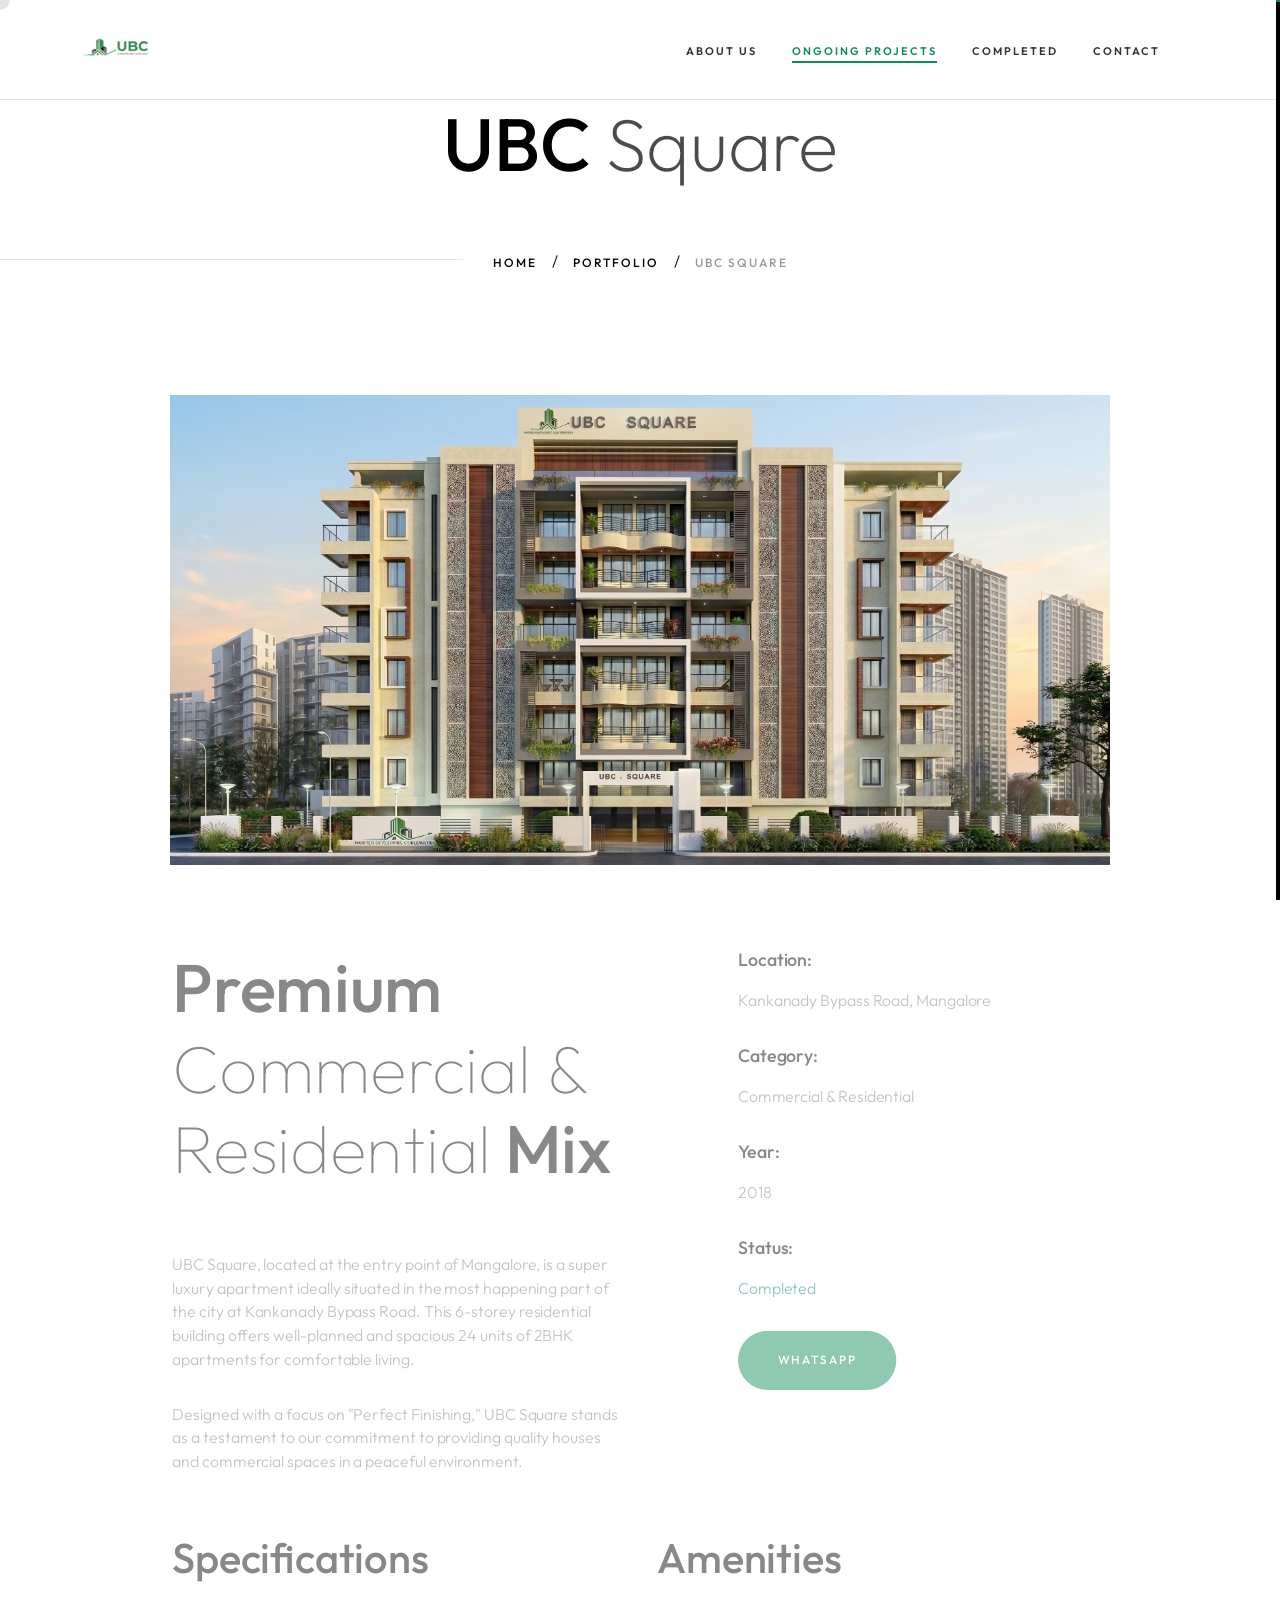
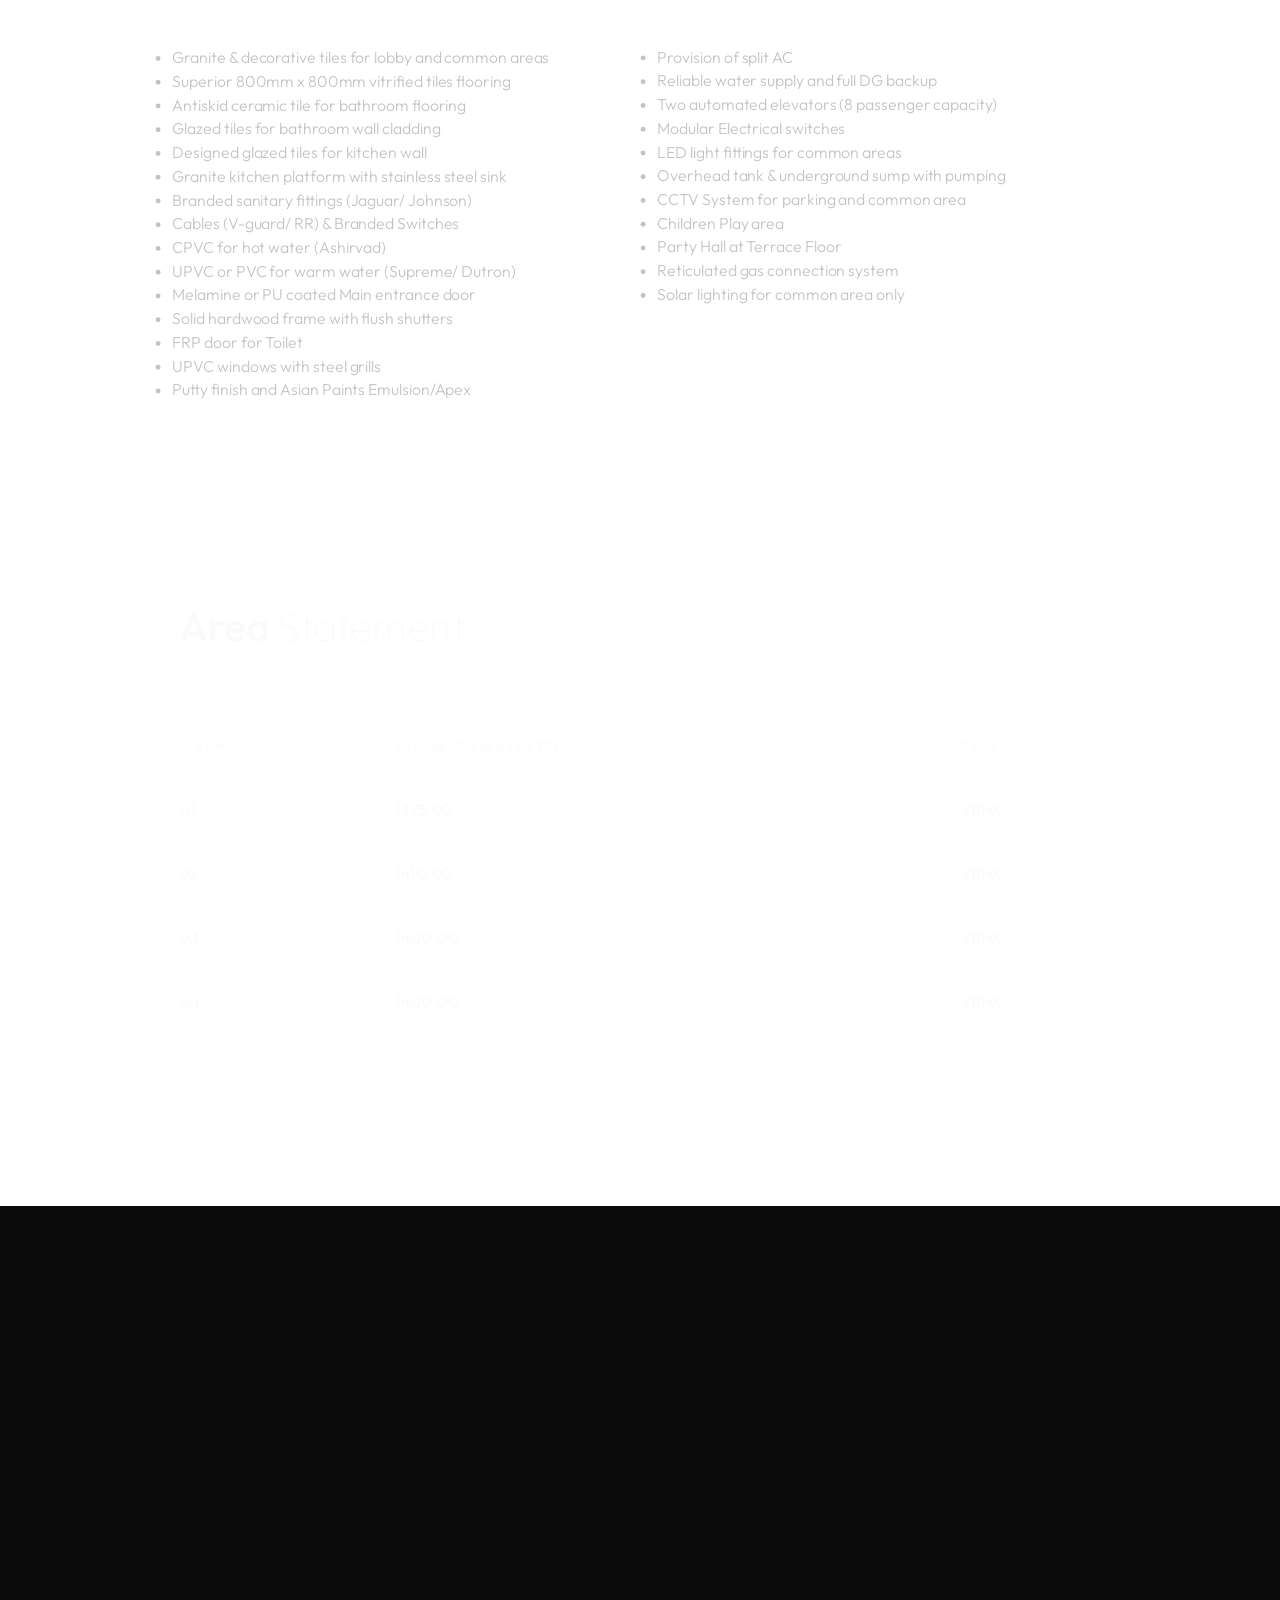
<file: ubc-square.html>
<!DOCTYPE html>
<html lang="zxx">

<head>

    <meta charset="UTF-8">
    <meta name="viewport" content="width=device-width, initial-scale=1.0">
    <meta http-equiv="X-UA-Compatible" content="ie=edge">

    <!-- bootstrap grid css -->
    <link rel="stylesheet" href="css/plugins/bootstrap-grid.css">
    <!-- font awesome css -->
    <link rel="stylesheet" href="css/plugins/font-awesome.min.css">
    <!-- swiper css -->
    <link rel="stylesheet" href="css/plugins/swiper.min.css">
    <!-- fancybox css -->
    <link rel="stylesheet" href="css/plugins/fancybox.min.css">
    <!-- ashley scss -->
    <link rel="stylesheet" href="css/style.css">
    <!-- custom builder css -->
    <link rel="stylesheet" href="css/custom.css">
    <!-- page name -->
    <title>UBC Square | UBC Infra</title>

</head>

<body>

    <!-- wrapper -->
    <div class="mil-wrapper" id="top">

        <!-- cursor -->
        <div class="mil-ball">
            <span class="mil-icon-1">
                <svg viewBox="0 0 128 128">
                    <path
                        d="M106.1,41.9c-1.2-1.2-3.1-1.2-4.2,0c-1.2,1.2-1.2,3.1,0,4.2L116.8,61H11.2l14.9-14.9c1.2-1.2,1.2-3.1,0-4.2	c-1.2-1.2-3.1-1.2-4.2,0l-20,20c-1.2,1.2-1.2,3.1,0,4.2l20,20c0.6,0.6,1.4,0.9,2.1,0.9s1.5-0.3,2.1-0.9c1.2-1.2,1.2-3.1,0-4.2	L11.2,67h105.5l-14.9,14.9c-1.2,1.2-1.2,3.1,0,4.2c0.6,0.6,1.4,0.9,2.1,0.9s1.5-0.3,2.1-0.9l20-20c1.2-1.2,1.2-3.1,0-4.2L106.1,41.9	z" />
                </svg>
            </span>
            <div class="mil-more-text">More</div>
            <div class="mil-choose-text">Сhoose</div>
        </div>
        <!-- cursor end -->



        <!-- scrollbar progress -->
        <div class="mil-progress-track">
            <div class="mil-progress"></div>
        </div>
        <!-- scrollbar progress end -->

        <!-- menu -->
        <div class="mil-menu-frame">
            <!-- frame clone -->
            <div class="mil-frame-top">
                <a href="index.html" class="mil-logo"><img src="assets/logo.png" alt="UBC Logo" style="height: 40px; width: auto;"></a>
                <div class="mil-menu-btn">
                    <span></span>
                </div>
            </div>
            <!-- frame clone end -->
            <div class="container">
                <div class="mil-menu-content">
                    <div class="row">
                        <div class="col-xl-5">

                            <nav class="mil-main-menu" id="swupMenu">
                                <ul>
                                    <li class="mil-has-children">
                                        <a href="index.html">Home</a>
                                    </li>
                                    <li class="mil-has-children">
                                        <a href="index.html#about">The Studio</a>
                                    </li>
                                    <li class="mil-has-children">
                                        <a href="ongoing.html">Ongoing Works</a>
                                    </li>
                                    <li class="mil-has-children">
                                        <a href="index.html#portfolio">Completed Portfolio</a>
                                    </li>
                                    <li class="mil-has-children">
                                        <a href="index.html#contact">Get in Touch</a>
                                    </li>
                                </ul>
                            </nav>

                        </div>
                        <div class="col-xl-7">

                            <div class="mil-menu-right-frame">
                                <div class="mil-animation-in">
                                    <div class="mil-animation-frame">
                                        <div class="mil-animation mil-position-1 mil-scale" data-value-1="2"
                                            data-value-2="2"></div>
                                    </div>
                                </div>
                                <div class="mil-menu-right">
                                    <div class="row">
                                        <div class="col-lg-12 mil-mb-60">

                                            <p class="mil-light-soft mil-up">Third Floor, MANGALORE GATE,
                                                Kankanady, Mangalore-02 <br>
                                                <span class="mil-accent">0824 411 2755</span><br>
                                                <span class="mil-accent">ubc755@gmail.com</span><br>
                                                <a href="http://www.ubcinfra.com" target="_blank" class="mil-accent">www.ubcinfra.com</a>
                                            </p>

                                        </div>
                                    </div>
                                </div>
                            </div>

                        </div>
                    </div>
                </div>
            </div>
        </div>
        <!-- menu -->

        <!-- curtain -->
        <div class="mil-curtain"></div>
        <!-- curtain end -->

        <!-- frame -->
        <div class="mil-frame">
            <div class="mil-frame-top">
                <a href="index.html" class="mil-logo"><img src="assets/logo.png" alt="UBC Logo" style="height: 40px; width: auto;"></a>
                <nav class="ubc-desktop-nav">
                    <ul>
                        <li><a href="index.html#about">About Us</a></li>
                        <li><a href="ongoing.html" class="active">Ongoing Projects</a></li>
                        <li><a href="index.html#portfolio">Completed</a></li>
                        <li><a href="index.html#contact">Contact</a></li>
                    </ul>
                </nav>
                <div class="mil-menu-btn">
                    <span></span>
                </div>
            </div>
            <div class="mil-frame-bottom">
                <div class="mil-current-page"></div>
                <div class="mil-back-to-top">
                    <a href="#top" class="mil-link mil-dark mil-arrow-place">
                        <span>Back to top</span>
                    </a>
                </div>
            </div>
        </div>
        <!-- frame end -->

        <!-- content -->
        <div class="mil-content">
            <div id="swupMain" class="mil-main-transition">

                <!-- banner -->
                <section class="mil-banner-sm mil-center">
                    <div class="mil-banner-top"></div>
                    <div class="container">
                        <div class="mil-banner-content">
                            <h1 class="mil-up mil-mb-60">UBC <span class="mil-thin">Square</span></h1>
                            <ul class="mil-breadcrumbs mil-up">
                                <li><a href="index.html">Home</a></li>
                                <li><a href="index.html#portfolio">Portfolio</a></li>
                                <li><a href="#">UBC Square</a></li>
                            </ul>
                        </div>
                    </div>
                </section>
                <!-- banner end -->

                <!-- project -->
                <section class="mil-p-120-0">
                    <div class="container">
                        <div class="row justify-content-between">
                            <div class="col-lg-12">
                                <div class="mil-up mil-mb-60">
                                    <div class="mil-img-frame" style="padding-bottom: 50%;">
                                        <img src="assets/square_4k.jpeg" alt="UBC Square">
                                    </div>
                                </div>
                            </div>
                            <div class="col-lg-6">
                                <div class="mil-mb-60">
                                    <h2 class="mil-up mil-mb-60">Premium <span class="mil-thin">Commercial & Residential</span> Mix</h2>
                                    <p class="mil-up mil-mb-30">UBC Square, located at the entry point of Mangalore, is a super luxury apartment ideally situated in the most happening part of the city at Kankanady Bypass Road. This 6-storey residential building offers well-planned and spacious 24 units of 2BHK apartments for comfortable living.</p>
                                    <p class="mil-up">Designed with a focus on "Perfect Finishing," UBC Square stands as a testament to our commitment to providing quality houses and commercial spaces in a peaceful environment.</p>
                                </div>
                            </div>
                            <div class="col-lg-5">
                                <div class="mil-p-0-60">
                                    <div class="mil-up mil-mb-30">
                                        <h6 class="mil-mb-15">Location:</h6>
                                        <p class="mil-dark-soft">Kankanady Bypass Road, Mangalore</p>
                                    </div>
                                    <div class="mil-up mil-mb-30">
                                        <h6 class="mil-mb-15">Category:</h6>
                                        <p class="mil-dark-soft">Commercial & Residential</p>
                                    </div>
                                    <div class="mil-up mil-mb-30">
                                        <h6 class="mil-mb-15">Year:</h6>
                                        <p class="mil-dark-soft">2018</p>
                                    </div>
                                    <div class="mil-up mil-mb-30">
                                        <h6 class="mil-mb-15">Status:</h6>
                                        <p class="mil-accent">Completed</p>
                                    </div>
                                    <div class="mil-up">
                                        <a href="https://wa.me/9108244112755?text=I%20would%20like%20to%20request%20the%20brochure%20for%20UBC%20Square" target="_blank" class="mil-button mil-arrow-place">
                                            <span>WhatsApp</span>
                                        </a>
                                    </div>
                                </div>
                            </div>
                        </div>
                    </div>
                </section>
                <!-- project end -->

                <!-- specifications & amenities -->
                <section class="mil-p-0-120">
                    <div class="container">
                        <div class="row">
                            <div class="col-lg-6">
                                <div class="mil-mb-60">
                                    <h3 class="mil-up mil-mb-60">Specifications</h3>
                                    <ul class="mil-list mil-up">
                                        <li>Granite & decorative tiles for lobby and common areas</li>
                                        <li>Superior 800mm x 800mm vitrified tiles flooring</li>
                                        <li>Antiskid ceramic tile for bathroom flooring</li>
                                        <li>Glazed tiles for bathroom wall cladding</li>
                                        <li>Designed glazed tiles for kitchen wall</li>
                                        <li>Granite kitchen platform with stainless steel sink</li>
                                        <li>Branded sanitary fittings (Jaguar/ Johnson)</li>
                                        <li>Cables (V-guard/ RR) & Branded Switches</li>
                                        <li>CPVC for hot water (Ashirvad)</li>
                                        <li>UPVC or PVC for warm water (Supreme/ Dutron)</li>
                                        <li>Melamine or PU coated Main entrance door</li>
                                        <li>Solid hardwood frame with flush shutters</li>
                                        <li>FRP door for Toilet</li>
                                        <li>UPVC windows with steel grills</li>
                                        <li>Putty finish and Asian Paints Emulsion/Apex</li>
                                    </ul>
                                </div>
                            </div>
                            <div class="col-lg-6">
                                <div class="mil-mb-60">
                                    <h3 class="mil-up mil-mb-60">Amenities</h3>
                                    <ul class="mil-list mil-up">
                                        <li>Provision of split AC</li>
                                        <li>Reliable water supply and full DG backup</li>
                                        <li>Two automated elevators (8 passenger capacity)</li>
                                        <li>Modular Electrical switches</li>
                                        <li>LED light fittings for common areas</li>
                                        <li>Overhead tank & underground sump with pumping</li>
                                        <li>CCTV System for parking and common area</li>
                                        <li>Children Play area</li>
                                        <li>Party Hall at Terrace Floor</li>
                                        <li>Reticulated gas connection system</li>
                                        <li>Solar lighting for common area only</li>
                                    </ul>
                                </div>
                            </div>
                        </div>
                    </div>
                </section>
                <!-- specifications & amenities end -->

                <!-- area statement -->
                <section class="mil-p-0-120">
                    <div class="container">
                        <div class="mil-mb-60">
                            <h3 class="mil-up mil-mb-60">Area <span class="mil-thin">Statement</span></h3>
                            <div class="row">
                                <div class="col-lg-12">
                                    <div class="mil-up">
                                        <table class="mil-table mil-mb-30">
                                            <thead>
                                                <tr>
                                                    <th>Flat No.</th>
                                                    <th>Saleable Area (sq.ft)</th>
                                                    <th>Type</th>
                                                </tr>
                                            </thead>
                                            <tbody>
                                                <tr><td>01</td><td>1375.00</td><td>2BHK</td></tr>
                                                <tr><td>02</td><td>1410.00</td><td>2BHK</td></tr>
                                                <tr><td>03</td><td>1400.00</td><td>2BHK</td></tr>
                                                <tr><td>04</td><td>1400.00</td><td>2BHK</td></tr>
                                            </tbody>
                                        </table>
                                    </div>
                                </div>
                            </div>
                        </div>
                    </div>
                </section>
                <!-- area statement end -->

                <!-- footer -->
                <footer class="mil-dark-bg" id="contact">
                    <div class="mi-invert-fix">
                        <div class="container mil-p-120-60">
                            <div class="row justify-content-between">
                                <div class="col-md-4 col-lg-4 mil-mb-60">

                                    <div class="mil-muted mil-logo mil-up mil-mb-30"><img src="assets/logo.png" alt="UBC Logo" style="height: 80px; width: auto;"></div>

                                    <p class="mil-light-soft mil-up mil-mb-30">Stay updated with our latest
                                        architectural developments.</p>

                                    <form class="mil-subscribe-form mil-up">
                                        <input type="text" placeholder="Your Email Address">
                                        <button type="submit"
                                            class="mil-button mil-icon-button-sm mil-arrow-place"></button>
                                    </form>

                                </div>
                                <div class="col-md-7 col-lg-6">
                                    <div class="row justify-content-end">
                                        <div class="col-md-6 col-lg-7">

                                            <nav class="mil-footer-menu mil-mb-60">
                                                <ul>
                                                    <li class="mil-up">
                                                        <a href="index.html">Home</a>
                                                    </li>
                                                    <li class="mil-up">
                                                        <a href="index.html#about">Studio</a>
                                                    </li>
                                                    <li class="mil-up">
                                                        <a href="ongoing.html">Ongoing</a>
                                                    </li>
                                                    <li class="mil-up">
                                                        <a href="index.html#portfolio">Works</a>
                                                    </li>
                                                </ul>
                                            </nav>

                                        </div>
                                        <div class="col-md-6 col-lg-5">

                                            <ul class="mil-menu-list mil-up mil-mb-60">
                                                <li><a href="#." class="mil-light-soft">Structural Safety</a></li>
                                                <li><a href="#." class="mil-light-soft">Privacy Policy</a></li>
                                                <li><a href="#." class="mil-light-soft">Terms of Use</a></li>
                                                <li><a href="#." class="mil-light-soft">Contact Info</a></li>
                                            </ul>

                                        </div>
                                    </div>
                                </div>
                            </div>

                            <div class="row justify-content-between flex-sm-row-reverse">
                                <div class="col-md-7 col-lg-6">

                                    <div class="row justify-content-between">

                                        <div class="col-md-12 col-lg-12 mil-mb-60">

                                            <h6 class="mil-muted mil-up mil-mb-30">Registered Office</h6>

                                            <p class="mil-light-soft mil-up">Third Floor, MANGALORE GATE,
                                                Kankanady, Mangalore-02 <br>
                                                <span class="mil-accent">0824 411 2755</span><br>
                                                <span class="mil-upper mil-accent mil-mt-20 mil-mb-10" style="display: inline-block;">Email ID</span><br>
                                                <span class="mil-accent">ubc755@gmail.com</span><br>
                                                <a href="http://www.ubcinfra.com" target="_blank" class="mil-accent">www.ubcinfra.com</a>
                                            </p>

                                        </div>
                                    </div>

                                </div>
                                <div class="col-md-4 col-lg-6 mil-mb-60">

                                    <div class="mil-vert-between">
                                        <div class="mil-mb-30">
                                            <ul class="mil-social-icons mil-up">
                                                <li><a href="#." target="_blank" class="social-icon"> <i
                                                            class="fab fa-instagram"></i></a></li>
                                                <li><a href="#." target="_blank" class="social-icon"> <i
                                                            class="fab fa-facebook"></i></a></li>
                                                <li><a href="#." target="_blank" class="social-icon"> <i
                                                            class="fab fa-linkedin"></i></a></li>
                                                <li><a href="#." target="_blank" class="social-icon"> <i
                                                            class="fab fa-whatsapp"></i></a></li>
                                            </ul>
                                        </div>
                                        <p class="mil-light-soft mil-up">© 2026 UBC Infra. Mangalore's Premier
                                            Builders.</p>
                                    </div>

                                </div>
                            </div>
                        </div>
                    </div>
                </footer>
                <!-- footer end -->

            </div>
        </div>
        <!-- content -->

    </div>
    <!-- wrapper end -->

    <!-- jquery js -->
    <script src="js/plugins/jquery.min.js"></script>
    <!-- swup js -->
    <script src="js/plugins/swup.min.js"></script>
    <!-- swiper js -->
    <script src="js/plugins/swiper.min.js"></script>
    <!-- fancybox js -->
    <script src="js/plugins/fancybox.min.js"></script>
    <!-- gsap js -->
    <script src="js/plugins/gsap.min.js"></script>
    <!-- scroll smoother -->
    <script src="js/plugins/smooth-scroll.js"></script>
    <!-- scroll trigger js -->
    <script src="js/plugins/ScrollTrigger.min.js"></script>
    <!-- scroll to js -->
    <script src="js/plugins/ScrollTo.min.js"></script>
    <!-- ashley js -->
    <script src="js/main.js"></script>

</body>

</html>
</file>
<file: css/style.css>
/* -------------------------------------------

Name: 		Ruizarch
Version:    1.0
Developer:	Nazar Miller (millerDigitalDesign)
Portfolio:  https://themeforest.net/user/millerdigitaldesign/portfolio?ref=MillerDigitalDesign

p.s. I am available for Freelance hire (UI design, web development). email: miller.themes@gmail.com

------------------------------------------- */
/*--------------------------------------------

1. common
    - main
    - typography
    - link
    - button
    - form
    - breadcrumbs
    - backgrounds
    - spaces
2. components
    - preloader
    - cursor
    - hidden elements
    - scrollbar
    - frame
    - menu button
    - menu 
    - banner
    - circle text
    - lines
    - dodecahedron
    - about
    - partners
    - services
    - team
    - social icons
    - revievs
    - blog
    - footer
    - portfolio
    - map
    - accordion
    - price
    - 404
    - images
    - page transitions


--------------------------------------------*/
@import url("https://fonts.googleapis.com/css2?family=Outfit:wght@100;200;300;400;500;600;700;800;900&display=swap");
@import url(https://cdnjs.cloudflare.com/ajax/libs/font-awesome/5.15.0/css/all.min.css);
/* -------------------------------------------

main

------------------------------------------- */
*,
*:before,
*:after {
  -webkit-box-sizing: border-box;
          box-sizing: border-box;
  padding: 0;
  margin: 0;
}

html,
body {
  padding: 0;
  margin: 0;
  font-family: "Outfit", sans-serif;
  font-size: 16px;
  font-weight: 300;
  color: rgba(0, 0, 0, 0.5);
  line-height: 150%;
  -ms-scroll-chaining: none;
      overscroll-behavior: none;
}
@media screen and (max-width: 768px) {
  html,
body {
    font-size: 15px;
  }
}

*::-moz-selection {
  color: inherit;
  background-color: transparent;
}

*::selection {
  color: inherit;
  background-color: transparent;
}

.mil-wrapper {
  position: relative;
  overflow: hidden;
  max-width: 100%;
}

.container {
  pointer-events: all;
}

.mil-relative {
  position: relative;
}

.mil-o-hidden {
  overflow: hidden;
}

.mil-flex {
  display: -webkit-box;
  display: -ms-flexbox;
  display: flex;
}

.mil-vert-between {
  display: -webkit-box;
  display: -ms-flexbox;
  display: flex;
  -webkit-box-orient: vertical;
  -webkit-box-direction: normal;
      -ms-flex-direction: column;
          flex-direction: column;
  -webkit-box-pack: justify;
      -ms-flex-pack: justify;
          justify-content: space-between;
  height: 100%;
}

@media screen and (max-width: 992px) {
  .mil-mobile-hidden {
    display: none;
  }
}

section {
  position: relative;
  overflow: hidden;
}

/* -------------------------------------------

typography

------------------------------------------- */
h1,
.mil-h1,
h2,
.mil-h12,
h3,
.mil-h3,
h4,
.mil-h4,
h5,
.mil-h5,
h6,
.mil-h6 {
  font-family: "Outfit", sans-serif;
  color: rgb(0, 0, 0);
  font-weight: 500;
  line-height: 120%;
}
@media screen and (max-width: 768px) {
  h1 br,
.mil-h1 br,
h2 br,
.mil-h12 br,
h3 br,
.mil-h3 br,
h4 br,
.mil-h4 br,
h5 br,
.mil-h5 br,
h6 br,
.mil-h6 br {
    display: none;
  }
}

h1,
.mil-h1 {
  font-size: 86px;
}
@media screen and (max-width: 1400px) {
  h1,
.mil-h1 {
    font-size: 74px;
  }
}
@media screen and (max-width: 1200px) {
  h1,
.mil-h1 {
    font-size: 72px;
  }
}
@media screen and (max-width: 992px) {
  h1,
.mil-h1 {
    font-size: 58px;
  }
}
@media screen and (max-width: 768px) {
  h1,
.mil-h1 {
    font-size: 34px;
  }
}

h2,
.mil-h2 {
  font-size: 68px;
  line-height: 120%;
}
@media screen and (max-width: 1200px) {
  h2,
.mil-h2 {
    font-size: 56px;
  }
}
@media screen and (max-width: 992px) {
  h2,
.mil-h2 {
    font-size: 44px;
  }
}
@media screen and (max-width: 768px) {
  h2,
.mil-h2 {
    font-size: 36px;
  }
}

h3,
.mil-h3 {
  font-size: 42px;
}
@media screen and (max-width: 1200px) {
  h3,
.mil-h3 {
    font-size: 39px;
  }
}
@media screen and (max-width: 992px) {
  h3,
.mil-h3 {
    font-size: 36px;
  }
}
@media screen and (max-width: 768px) {
  h3,
.mil-h3 {
    font-size: 30px;
  }
}

h4,
.mil-h4 {
  font-size: 28px;
}
@media screen and (max-width: 1200px) {
  h4,
.mil-h4 {
    font-size: 26px;
  }
}
@media screen and (max-width: 992px) {
  h4,
.mil-h4 {
    font-size: 24px;
  }
}
@media screen and (max-width: 768px) {
  h4,
.mil-h4 {
    font-size: 22px;
  }
}

h5,
.mil-h5 {
  font-size: 20px;
  line-height: 150%;
}
@media screen and (max-width: 768px) {
  h5,
.mil-h5 {
    font-size: 18px;
  }
}

h6,
.mil-h6 {
  font-size: 18px;
  line-height: 150%;
}
@media screen and (max-width: 1200px) {
  h6,
.mil-h6 {
    font-size: 17px;
  }
}
@media screen and (max-width: 992px) {
  h6,
.mil-h6 {
    font-size: 16px;
  }
}
@media screen and (max-width: 768px) {
  h6,
.mil-h6 {
    font-size: 21px;
  }
}

.mil-no-wrap {
  white-space: nowrap;
}

blockquote {
  padding: 60px;
  background-color: rgba(0, 0, 0, 0.05);
  font-size: 18px;
  color: rgb(0, 0, 0);
  font-style: italic;
  border-left: solid 4px rgb(17, 141, 87);
}
@media screen and (max-width: 768px) {
  blockquote {
    padding: 30px;
    font-size: 16px;
  }
}

.mil-text-sm {
  font-size: 15px;
}

.mil-text-lg {
  font-size: 18px;
  line-height: 170%;
}

.mil-text-xl {
  font-size: 22px;
  line-height: 180%;
}
@media screen and (max-width: 768px) {
  .mil-text-xl {
    font-size: 20px;
  }
}

.mil-upper {
  text-transform: uppercase;
  font-size: 12px;
  font-weight: 500;
  letter-spacing: 2px;
}

.mil-bold {
  font-weight: 500;
}

.mil-thin {
  font-weight: 100;
}

a {
  color: inherit;
  text-decoration: none;
}

.mil-complex-title {
  line-height: normal;
}

.mil-accent {
  color: rgb(17, 141, 87);
}

.mil-light {
  color: rgb(255, 255, 255) !important;
}
.mil-light a {
  color: rgb(255, 255, 255) !important;
}

.mil-muted {
  color: rgba(255, 255, 255, 0.9);
}

.mil-dark {
  color: rgb(0, 0, 0);
}

.mil-light-soft {
  color: rgba(255, 255, 255, 0.4);
}

.mil-dark-soft {
  color: rgba(0, 0, 0, 0.5);
}

.mil-marker {
  background-color: rgb(17, 141, 87);
  padding: 0 5px;
}

.mil-center {
  text-align: center;
}

.mil-left {
  text-align: left;
}

.mil-right {
  text-align: right;
}

@media screen and (max-width: 576px) {
  .mil-sm-center {
    text-align: center;
  }
}

.mil-suptitle {
  position: relative;
  display: block;
  margin-bottom: 60px;
}
.mil-suptitle:before {
  content: "";
  position: absolute;
  right: calc(100% + 30px);
  top: 10px;
  width: 600px;
  height: 1px;
  background-color: rgb(255, 255, 255);
  opacity: 0.2;
}
.mil-suptitle.mil-suptitle-right {
  text-align: right;
}
.mil-suptitle.mil-suptitle-right:before {
  left: calc(100% + 30px);
}
@media screen and (max-width: 768px) {
  .mil-suptitle.mil-suptitle-right {
    text-align: center;
  }
  .mil-suptitle.mil-suptitle-right:before {
    display: none;
  }
}
.mil-suptitle.mil-suptitle-dark:before {
  background-color: rgb(0, 0, 0);
  opacity: 0.1;
}
@media screen and (max-width: 768px) {
  .mil-suptitle {
    margin-bottom: 60px;
  }
}

.mil-divider {
  width: 100%;
  height: 1px;
  background-color: rgba(255, 255, 255, 0.1);
}

.mil-img-frame {
  position: relative;
  overflow: hidden;
  width: 100%;
  padding-bottom: 140%;
}
.mil-img-frame img {
  position: absolute;
  top: 0;
  left: 0;
  width: 100%;
  height: 100%;
  -o-object-fit: cover;
     object-fit: cover;
  -o-object-position: center;
     object-position: center;
}

/* -------------------------------------------

link

------------------------------------------- */
.mil-link {
  cursor: pointer;
  display: -webkit-inline-box;
  display: -ms-inline-flexbox;
  display: inline-flex;
  -webkit-box-align: center;
      -ms-flex-align: center;
          align-items: center;
  font-weight: 500;
  text-transform: uppercase;
  letter-spacing: 2px;
  font-size: 12px;
}
.mil-link svg {
  margin-left: 15px;
  border-radius: 50%;
  width: 40px;
  height: 40px;
  padding: 10px;
  background-color: rgba(255, 255, 255, 0.1);
  -webkit-transition: 0.4s cubic-bezier(0, 0, 0.3642, 1);
  transition: 0.4s cubic-bezier(0, 0, 0.3642, 1);
}
.mil-link svg path {
  fill: rgb(255, 255, 255);
}
.mil-link.mil-accent svg {
  background-color: rgba(255, 255, 255, 0.1);
  -webkit-transition: 0.4s cubic-bezier(0, 0, 0.3642, 1);
  transition: 0.4s cubic-bezier(0, 0, 0.3642, 1);
}
.mil-link.mil-accent svg path {
  fill: rgb(17, 141, 87);
}
.mil-link.mil-dark svg {
  background-color: rgba(0, 0, 0, 0.1);
  -webkit-transition: 0.4s cubic-bezier(0, 0, 0.3642, 1);
  transition: 0.4s cubic-bezier(0, 0, 0.3642, 1);
}
.mil-link.mil-dark svg path {
  fill: rgb(0, 0, 0);
}
.mil-link:hover svg {
  -webkit-transform: scale(1.15);
          transform: scale(1.15);
}
.mil-link.mil-down-arrow svg {
  -webkit-transform: rotate(90deg);
          transform: rotate(90deg);
}
.mil-link.mil-down-arrow:hover svg {
  -webkit-transform: scale(1.15) rotate(90deg);
          transform: scale(1.15) rotate(90deg);
}
.mil-link.mil-icon-left {
  display: -webkit-box;
  display: -ms-flexbox;
  display: flex;
  -webkit-box-orient: horizontal;
  -webkit-box-direction: reverse;
      -ms-flex-direction: row-reverse;
          flex-direction: row-reverse;
}
.mil-link.mil-icon-left svg {
  margin-left: 0;
  margin-right: 15px;
  -webkit-transform: rotate(180deg);
          transform: rotate(180deg);
}
.mil-link.mil-icon-left:hover svg {
  -webkit-transform: scale(1.15) rotate(180deg);
          transform: scale(1.15) rotate(180deg);
}

/* -------------------------------------------

button

------------------------------------------- */
.mil-button {
  cursor: pointer;
  display: -webkit-inline-box;
  display: -ms-inline-flexbox;
  display: inline-flex;
  -webkit-box-align: center;
      -ms-flex-align: center;
          align-items: center;
  -webkit-box-pack: center;
      -ms-flex-pack: center;
          justify-content: center;
  border: none;
  letter-spacing: 2px;
  font-size: 12px;
  background-color: rgb(17, 141, 87);
  color: rgb(0, 0, 0);
  border-radius: 70px;
  padding: 0 15px 0 50px;
  height: 70px;
  text-transform: uppercase;
  font-weight: 500;
  -webkit-transition: 0.4s cubic-bezier(0, 0, 0.3642, 1);
  transition: 0.4s cubic-bezier(0, 0, 0.3642, 1);
}
.mil-button span {
  white-space: nowrap;
}
.mil-button svg {
  margin-left: 30px;
  border-radius: 50%;
  width: 40px;
  height: 40px;
  padding: 10px;
  background-color: rgb(0, 0, 0);
  -webkit-transition: 0.4s cubic-bezier(0, 0, 0.3642, 1);
  transition: 0.4s cubic-bezier(0, 0, 0.3642, 1);
}
.mil-button svg path {
  fill: rgb(17, 141, 87);
}
.mil-button.mil-icon-button {
  padding: 15px;
}
.mil-button.mil-icon-button svg {
  margin-left: 0;
}
.mil-button.mil-icon-button-sm {
  padding: 0;
  height: 40px;
}
.mil-button.mil-icon-button-sm svg {
  margin-left: 0;
  background-color: rgb(17, 141, 87);
}
.mil-button.mil-icon-button-sm svg path {
  fill: rgb(0, 0, 0);
}
.mil-button:hover {
  -webkit-transform: scale(1.015);
          transform: scale(1.015);
  -webkit-filter: brightness(110%);
          filter: brightness(110%);
}
.mil-button:hover svg {
  -webkit-transform: scale(1.15);
          transform: scale(1.15);
}
.mil-button.mil-arrow-down svg {
  -webkit-transform: rotate(90deg);
          transform: rotate(90deg);
}
.mil-button.mil-arrow-down:hover {
  -webkit-transform: scale(1.015);
          transform: scale(1.015);
  -webkit-filter: brightness(110%);
          filter: brightness(110%);
}
.mil-button.mil-arrow-down:hover svg {
  -webkit-transform: scale(1.15) rotate(90deg);
          transform: scale(1.15) rotate(90deg);
}
@media screen and (max-width: 992px) {
  .mil-button {
    height: 60px;
    padding: 0 10px 0 40px;
  }
  .mil-button svg {
    margin-left: 25px;
  }
}

/* -------------------------------------------

form

------------------------------------------- */
input,
textarea {
  position: relative;
  height: 70px;
  padding: 0 30px;
  width: 100%;
  font-size: 12px;
  text-transform: uppercase;
  letter-spacing: 2px;
  font-weight: 500;
  font-family: "Outfit", sans-serif;
  color: rgb(0, 0, 0);
  border: none;
  border-bottom: solid 1px rgba(0, 0, 0, 0.2);
  margin-bottom: 30px;
}
input:focus,
textarea:focus {
  outline: inherit;
}
input::-webkit-input-placeholder, textarea::-webkit-input-placeholder {
  font-size: 12px;
  text-transform: uppercase;
  letter-spacing: 2px;
  font-weight: 500;
  color: rgba(0, 0, 0, 0.5);
}
input::-moz-placeholder, textarea::-moz-placeholder {
  font-size: 12px;
  text-transform: uppercase;
  letter-spacing: 2px;
  font-weight: 500;
  color: rgba(0, 0, 0, 0.5);
}
input:-ms-input-placeholder, textarea:-ms-input-placeholder {
  font-size: 12px;
  text-transform: uppercase;
  letter-spacing: 2px;
  font-weight: 500;
  color: rgba(0, 0, 0, 0.5);
}
input::-ms-input-placeholder, textarea::-ms-input-placeholder {
  font-size: 12px;
  text-transform: uppercase;
  letter-spacing: 2px;
  font-weight: 500;
  color: rgba(0, 0, 0, 0.5);
}
input::placeholder,
textarea::placeholder {
  font-size: 12px;
  text-transform: uppercase;
  letter-spacing: 2px;
  font-weight: 500;
  color: rgba(0, 0, 0, 0.5);
}

textarea {
  padding: 15px 30px;
  height: 300px;
}

/* -------------------------------------------

breadcrumbs

------------------------------------------- */
.mil-breadcrumbs {
  display: -webkit-inline-box;
  display: -ms-inline-flexbox;
  display: inline-flex;
  -webkit-box-align: center;
      -ms-flex-align: center;
          align-items: center;
  position: relative;
}
.mil-breadcrumbs:before {
  content: "";
  position: absolute;
  right: calc(100% + 30px);
  top: 10px;
  width: 100vw;
  height: 1px;
  background-color: rgba(0, 0, 0, 0.1);
}
.mil-breadcrumbs li {
  list-style-type: none;
}
.mil-breadcrumbs li:after {
  content: "/";
  margin: 0 15px;
  color: rgb(0, 0, 0);
}
.mil-breadcrumbs li a {
  color: rgb(0, 0, 0);
  text-transform: uppercase;
  letter-spacing: 2px;
  font-weight: 500;
  font-size: 12px;
  white-space: nowrap;
  -webkit-transition: 0.2s cubic-bezier(0, 0, 0.3642, 1);
  transition: 0.2s cubic-bezier(0, 0, 0.3642, 1);
}
.mil-breadcrumbs li a:hover {
  color: rgb(17, 141, 87);
}
.mil-breadcrumbs li:last-child {
  margin-right: 0;
  cursor: not-allowed;
}
.mil-breadcrumbs li:last-child a {
  opacity: 0.4;
  pointer-events: none;
}
.mil-breadcrumbs li:last-child:after {
  display: none;
}
.mil-breadcrumbs.mil-light:before {
  background-color: rgba(255, 255, 255, 0.1);
}
.mil-breadcrumbs.mil-light li:after {
  color: rgba(255, 255, 255, 0.9);
}
.mil-breadcrumbs.mil-light li a:hover {
  color: rgb(17, 141, 87) !important;
}
.mil-breadcrumbs.mil-center {
  -webkit-box-pack: center;
      -ms-flex-pack: center;
          justify-content: center;
}

/* -------------------------------------------

backgrounds

------------------------------------------- */
.mil-dark-bg {
  position: relative;
}
.mil-dark-bg:before {
  content: "";
  width: 100%;
  height: 100%;
  position: absolute;
  pointer-events: none;
  z-index: 2;
  -webkit-backdrop-filter: invert(100%);
          backdrop-filter: invert(100%);
}
.mil-dark-bg .mi-invert-fix {
  height: 100%;
  position: relative;
  pointer-events: none;
  z-index: 3;
}
.mil-dark-bg .mi-invert-fix .container {
  pointer-events: all;
}

.mil-soft-bg {
  background-color: rgb(242, 242, 242);
}

/* -------------------------------------------

spaces

------------------------------------------- */
.mil-mr-30 {
  margin-right: 30px;
}

.mil-mb-5 {
  margin-bottom: 5px;
}

.mil-mb-10 {
  margin-bottom: 10px;
}

.mil-mb-15 {
  margin-bottom: 15px;
}

.mil-mb-20 {
  margin-bottom: 15px;
}

.mil-mb-30 {
  margin-bottom: 30px;
}

.mil-mb-60 {
  margin-bottom: 60px;
}

.mil-mb-90 {
  margin-bottom: 90px;
}

.mil-mb-120 {
  margin-bottom: 120px;
}
@media screen and (max-width: 992px) {
  .mil-mb-120 {
    margin-bottom: 90px;
  }
}

.mil-mt-suptitle-offset {
  margin-top: 70px;
}
@media screen and (max-width: 992px) {
  .mil-mt-suptitle-offset {
    margin-top: 30px;
  }
}

.mil-p-120-120 {
  padding-top: 120px;
  padding-bottom: 120px;
}
@media screen and (max-width: 992px) {
  .mil-p-120-120 {
    padding-top: 90px;
    padding-bottom: 90px;
  }
}

.mil-p-120-90 {
  padding-top: 120px;
  padding-bottom: 90px;
}
@media screen and (max-width: 992px) {
  .mil-p-120-90 {
    padding-top: 90px;
    padding-bottom: 60px;
  }
}

.mil-p-0-120 {
  padding-bottom: 120px;
}
@media screen and (max-width: 992px) {
  .mil-p-0-120 {
    padding-bottom: 90px;
  }
}

.mil-p-120-0 {
  padding-top: 120px;
}
@media screen and (max-width: 992px) {
  .mil-p-120-0 {
    padding-top: 90px;
  }
}

.mil-p-120-60 {
  padding-top: 120px;
  padding-bottom: 60px;
}
@media screen and (max-width: 992px) {
  .mil-p-120-60 {
    padding-top: 90px;
    padding-bottom: 30px;
  }
}

.mil-p-90-90 {
  padding-top: 90px;
  padding-bottom: 90px;
}
@media screen and (max-width: 992px) {
  .mil-p-90-90 {
    padding-top: 60px;
    padding-bottom: 60px;
  }
}

.mil-p-90-120 {
  padding-top: 90px;
  padding-bottom: 120px;
}
@media screen and (max-width: 992px) {
  .mil-p-90-120 {
    padding-top: 60px;
    padding-bottom: 90px;
  }
}

.mil-p-0-90 {
  padding-bottom: 90px;
}
@media screen and (max-width: 992px) {
  .mil-p-0-90 {
    padding-bottom: 60px;
  }
}

.mil-p-0-30 {
  padding-bottom: 30px;
}
@media screen and (max-width: 992px) {
  .mil-p-0-30 {
    padding-bottom: 0;
  }
}

.mil-p-120-30 {
  padding-top: 120px;
  padding-bottom: 30px;
}
@media screen and (max-width: 992px) {
  .mil-p-120-30 {
    padding-top: 90px;
    padding-bottom: 0;
  }
}

.mil-adaptive-right {
  width: 100%;
  display: -webkit-box;
  display: -ms-flexbox;
  display: flex;
  -webkit-box-pack: end;
      -ms-flex-pack: end;
          justify-content: flex-end;
}
@media screen and (max-width: 992px) {
  .mil-adaptive-right {
    -webkit-box-pack: start;
        -ms-flex-pack: start;
            justify-content: flex-start;
  }
}

.mil-btn-space {
  margin-right: 30px;
}
@media screen and (max-width: 500px) {
  .mil-btn-space {
    margin-right: 50px;
    margin-bottom: 30px;
  }
}

/* -------------------------------------------

preloader

------------------------------------------- */
.mil-preloader {
  position: fixed;
  z-index: 9;
  top: 0;
  left: 0;
  width: 100%;
  height: 100vh;
  background-color: #FFFFFF;
}
.mil-preloader .mil-preloader-animation {
  opacity: 0;
  position: relative;
  height: 100vh;
  color: #000000;
  display: flex;
  justify-content: center;
  align-items: center;
}
.ubc-preloader-logo {
  display: flex;
  justify-content: center;
  align-items: center;
}
.mil-preloader .mil-preloader-animation .mil-pos-abs {
  position: absolute;
  height: 100vh;
  width: 100%;
  display: -webkit-box;
  display: -ms-flexbox;
  display: flex;
  -webkit-box-pack: center;
      -ms-flex-pack: center;
          justify-content: center;
  -webkit-box-align: center;
      -ms-flex-align: center;
          align-items: center;
}
.mil-preloader .mil-preloader-animation .mil-pos-abs p {
  opacity: 0;
  margin-right: 15px;
}
@media screen and (max-width: 992px) {
  .mil-preloader .mil-preloader-animation .mil-pos-abs {
    -webkit-box-orient: vertical;
    -webkit-box-direction: normal;
        -ms-flex-direction: column;
            flex-direction: column;
  }
  .mil-preloader .mil-preloader-animation .mil-pos-abs p {
    margin-right: 0;
    margin-bottom: 10px;
  }
}
.mil-preloader .mil-preloader-animation .mil-pos-abs .mil-reveal-frame {
  position: relative;
  padding: 0 30px;
}
.mil-preloader .mil-preloader-animation .mil-pos-abs .mil-reveal-frame .mil-reveal-box {
  z-index: 4;
  position: absolute;
  opacity: 0;
  height: 100%;
  background-color: rgb(17, 141, 87);
}
.mil-preloader.mil-hidden {
  pointer-events: none;
}

/* -------------------------------------------

cursor

------------------------------------------- */
.mil-ball {
  width: 20px;
  height: 20px;
  position: fixed;
  z-index: 10;
  background-color: rgb(0, 0, 0);
  border-radius: 50%;
  pointer-events: none;
  display: -webkit-box;
  display: -ms-flexbox;
  display: flex;
  -webkit-box-pack: center;
      -ms-flex-pack: center;
          justify-content: center;
  -webkit-box-align: center;
      -ms-flex-align: center;
          align-items: center;
  opacity: 0.1;
}
.mil-ball .mil-icon-1 {
  position: absolute;
  width: 40px;
  height: 40px;
  -webkit-transform: scale(0);
          transform: scale(0);
}
.mil-ball .mil-icon-1 svg {
  fill: rgba(255, 255, 255, 0.9);
}
.mil-ball .mil-more-text, .mil-ball .mil-choose-text {
  position: absolute;
  width: 100%;
  text-align: center;
  display: block;
  color: rgba(255, 255, 255, 0.9);
  font-size: 12px;
  font-weight: 500;
  letter-spacing: 2px;
  text-transform: uppercase;
  -webkit-transform: scale(0);
          transform: scale(0);
}
.mil-ball.mil-accent .mil-icon-1 svg {
  fill: rgb(0, 0, 0);
}
.mil-ball.mil-accent .mil-more-text, .mil-ball.mil-accent .mil-choose-text {
  color: rgb(0, 0, 0);
}
@media screen and (max-width: 1200px) {
  .mil-ball {
    display: none;
  }
}

/* -------------------------------------------

hidden elements

------------------------------------------- */
.mil-hidden-elements .mil-dodecahedron, .mil-hidden-elements .mil-lines, .mil-hidden-elements .mil-arrow {
  display: none;
}

/* -------------------------------------------

scrollbar

------------------------------------------- */
::-webkit-scrollbar {
  display: none;
}

.mil-progress-track {
  position: fixed;
  z-index: 10;
  top: 0;
  right: 0;
  width: 4px;
  height: 100%;
  background-color: rgb(0, 0, 0);
}
.mil-progress-track .mil-progress {
  width: 4px;
  height: 0;
  background-color: rgb(17, 141, 87);
}
@media screen and (max-width: 992px) {
  .mil-progress-track {
    display: none;
  }
}

/* -------------------------------------------

frame

------------------------------------------- */
.mil-logo {
  font-size: 42px;
  font-weight: 500;
  line-height: 100%;
}
@media screen and (max-width: 992px) {
  .mil-logo {
    font-size: 36px;
  }
}

.mil-frame {
  padding: 50px 60px 60px 60px;
  position: fixed;
  z-index: 2;
  pointer-events: none;
  display: -webkit-box;
  display: -ms-flexbox;
  display: flex;
  -webkit-box-orient: vertical;
  -webkit-box-direction: normal;
      -ms-flex-direction: column;
          flex-direction: column;
  -webkit-box-pack: justify;
      -ms-flex-pack: justify;
          justify-content: space-between;
  width: 100%;
  height: 100%;
}
@media screen and (max-width: 1200px) {
  .mil-frame {
    padding: 30px;
  }
}
@media screen and (max-width: 1200px) {
  .mil-frame {
    padding: 0;
    z-index: 999;
    height: 90px;
  }
}
@media screen and (max-width: 1200px) {
  .mil-frame .mil-frame-top {
    height: 90px;
    background-color: rgba(0, 0, 0, 0.95);
    border-bottom: solid 1px rgba(255, 255, 255, 0.1);
    padding: 0 30px;
    -webkit-backdrop-filter: blur(8px);
            backdrop-filter: blur(8px);
  }
  .mil-frame .mil-frame-top .mil-logo {
    color: rgb(255, 255, 255);
  }
  .mil-frame .mil-frame-top .mil-menu-btn span, .mil-frame .mil-frame-top .mil-menu-btn span:after, .mil-frame .mil-frame-top .mil-menu-btn span:before {
    background: rgb(255, 255, 255);
  }
}
.mil-frame .mil-frame-bottom {
  width: 100%;
  display: -webkit-box;
  display: -ms-flexbox;
  display: flex;
  -webkit-box-pack: justify;
      -ms-flex-pack: justify;
          justify-content: space-between;
  -webkit-box-align: end;
      -ms-flex-align: end;
          align-items: flex-end;
}
@media screen and (max-width: 1200px) {
  .mil-frame .mil-frame-bottom {
    display: none;
  }
}
.mil-frame .mil-frame-bottom .mil-current-page {
  pointer-events: none;
  font-weight: 500;
  text-transform: uppercase;
  letter-spacing: 2px;
  font-size: 12px;
  width: 300px;
  color: rgb(0, 0, 0);
  -webkit-transform: rotate(-90deg) translateX(138px) translateY(-138px);
          transform: rotate(-90deg) translateX(138px) translateY(-138px);
}
.mil-frame .mil-frame-bottom .mil-back-to-top {
  width: 300px;
  -webkit-transform: rotate(-90deg) translateX(130px) translateY(130px);
          transform: rotate(-90deg) translateX(130px) translateY(130px);
  pointer-events: all;
}

.mil-frame-top {
  display: -webkit-box;
  display: -ms-flexbox;
  display: flex;
  -webkit-box-pack: justify;
      -ms-flex-pack: justify;
          justify-content: space-between;
  -webkit-box-align: center;
      -ms-flex-align: center;
          align-items: center;
}
.mil-frame-top .mil-logo {
  pointer-events: all;
  color: rgb(0, 0, 0);
}

/* -------------------------------------------

menu button

------------------------------------------- */
.mil-menu-btn {
  pointer-events: all;
  height: 28px;
  cursor: pointer;
  display: -webkit-box;
  display: -ms-flexbox;
  display: flex;
  -webkit-box-pack: center;
      -ms-flex-pack: center;
          justify-content: center;
  -webkit-box-align: center;
      -ms-flex-align: center;
          align-items: center;
  -webkit-transition: 0.4s cubic-bezier(0, 0, 0.3642, 1);
  transition: 0.4s cubic-bezier(0, 0, 0.3642, 1);
}
@media screen and (max-width: 992px) {
  .mil-menu-btn {
    -webkit-transform: scale(0.85);
            transform: scale(0.85);
  }
}
.mil-menu-btn span, .mil-menu-btn span:after, .mil-menu-btn span:before {
  content: "";
  display: block;
  width: 28px;
  height: 2.5px;
  background: rgb(0, 0, 0);
  -webkit-backface-visibility: hidden;
          backface-visibility: hidden;
  -webkit-transition: inherit;
  transition: inherit;
}
.mil-menu-btn span {
  position: relative;
}
.mil-menu-btn span:after, .mil-menu-btn span:before {
  position: absolute;
}
.mil-menu-btn span:before {
  top: -9px;
}
.mil-menu-btn span:after {
  width: 18px;
  top: 9px;
}
.mil-menu-btn.mil-active span {
  -webkit-transform: rotate(45deg);
          transform: rotate(45deg);
}
.mil-menu-btn.mil-active span:before {
  -webkit-transform: translate(0px, 9px) rotate(-90deg);
          transform: translate(0px, 9px) rotate(-90deg);
}
.mil-menu-btn.mil-active span:after {
  opacity: 0;
  width: 24px;
  -webkit-transform: translate(0px, -9px) rotate(-90deg);
          transform: translate(0px, -9px) rotate(-90deg);
}

/* -------------------------------------------

menu

------------------------------------------- */
.mil-menu-frame {
  position: fixed;
  z-index: 9;
  width: 100%;
  height: 100vh;
  background-color: rgb(0, 0, 0);
  opacity: 0;
  pointer-events: none;
  -webkit-transition: 0.4s cubic-bezier(0, 0, 0.3642, 1);
  transition: 0.4s cubic-bezier(0, 0, 0.3642, 1);
}
.mil-menu-frame .container {
  pointer-events: none;
}
.mil-menu-frame .mil-frame-top {
  position: absolute;
  top: 0;
  left: 0;
  width: 100%;
  padding: 50px 60px;
}
@media screen and (max-width: 1200px) {
  .mil-menu-frame .mil-frame-top {
    display: none;
  }
}
.mil-menu-frame .mil-frame-top .mil-logo {
  color: rgb(255, 255, 255);
}
.mil-menu-frame .mil-frame-top .mil-menu-btn span, .mil-menu-frame .mil-frame-top .mil-menu-btn span:after, .mil-menu-frame .mil-frame-top .mil-menu-btn span:before {
  background-color: rgb(255, 255, 255);
}
.mil-menu-frame .mil-main-menu {
  -webkit-transform: translateX(-30px);
          transform: translateX(-30px);
  opacity: 0;
  -webkit-transition: 0.4s cubic-bezier(0, 0, 0.3642, 1);
  transition: 0.4s cubic-bezier(0, 0, 0.3642, 1);
}
@media screen and (max-width: 1200px) {
  .mil-menu-frame .mil-main-menu {
    -webkit-transform: translateY(30px);
            transform: translateY(30px);
  }
}
.mil-menu-frame .mil-menu-right-frame {
  padding-left: 60px;
  position: relative;
  height: 100vh;
  display: -webkit-box;
  display: -ms-flexbox;
  display: flex;
  -webkit-box-align: end;
      -ms-flex-align: end;
          align-items: flex-end;
  border-left: solid 1px rgba(255, 255, 255, 0.1);
  opacity: 0;
  -webkit-transform: translateY(30px);
          transform: translateY(30px);
  -webkit-transition: 0.4s cubic-bezier(0, 0, 0.3642, 1);
  transition: 0.4s cubic-bezier(0, 0, 0.3642, 1);
}
.mil-menu-frame .mil-menu-right-frame .mil-menu-right {
  padding-bottom: 60px;
}
.mil-menu-frame .mil-menu-right-frame .mil-animation-in {
  position: absolute;
  top: -320px;
  right: 0;
  opacity: 0;
  -webkit-transform: translateY(-60px);
          transform: translateY(-60px);
  -webkit-transition: 0.4s cubic-bezier(0, 0, 0.3642, 1);
  transition: 0.4s cubic-bezier(0, 0, 0.3642, 1);
}
@media screen and (max-width: 1200px) {
  .mil-menu-frame .mil-menu-right-frame {
    display: none;
  }
}
@media screen and (max-height: 800px) {
  .mil-menu-frame .mil-menu-right-frame {
    display: none;
  }
}
.mil-menu-frame.mil-active {
  opacity: 1;
  pointer-events: all;
}
.mil-menu-frame.mil-active .container {
  pointer-events: all;
}
.mil-menu-frame.mil-active .mil-main-menu {
  -webkit-transform: translateX(0);
          transform: translateX(0);
  -webkit-transform: translateY(0);
          transform: translateY(0);
  opacity: 1;
  -webkit-transition-delay: 0.4s;
          transition-delay: 0.4s;
}
.mil-menu-frame.mil-active .mil-menu-right-frame {
  opacity: 1;
  -webkit-transform: translateY(0);
          transform: translateY(0);
  -webkit-transition-delay: 0.6s;
          transition-delay: 0.6s;
}
.mil-menu-frame.mil-active .mil-menu-right-frame .mil-animation-in {
  opacity: 1;
  -webkit-transform: translateY(0);
          transform: translateY(0);
  -webkit-transition-delay: 0.8s;
          transition-delay: 0.8s;
}

.mil-menu-list li {
  list-style-type: none;
  margin-bottom: 15px;
}
.mil-menu-list li:last-child {
  margin-bottom: 0;
}
.mil-menu-list li a {
  display: block;
  -webkit-transition: 0.2s cubic-bezier(0, 0, 0.3642, 1);
  transition: 0.2s cubic-bezier(0, 0, 0.3642, 1);
}
.mil-menu-list li a:hover {
  -webkit-transform: translateX(5px);
          transform: translateX(5px);
  color: rgb(255, 255, 255);
}
.mil-menu-list.mil-hori-list {
  display: -webkit-box;
  display: -ms-flexbox;
  display: flex;
}
.mil-menu-list.mil-hori-list li {
  margin-bottom: 0;
  margin-right: 30px;
}
.mil-menu-list.mil-dark li a {
  color: rgb(0, 0, 0);
}

.mil-main-menu {
  height: 100vh;
  display: -webkit-box;
  display: -ms-flexbox;
  display: flex;
  -webkit-box-align: center;
      -ms-flex-align: center;
          align-items: center;
}
.mil-main-menu ul {
  padding: 0;
  margin: 0;
}
.mil-main-menu ul li {
  margin-bottom: 40px;
}
.mil-main-menu ul li:last-child {
  margin-bottom: 0;
}
.mil-main-menu ul li a {
  position: relative;
  display: -webkit-box;
  display: -ms-flexbox;
  display: flex;
  -webkit-box-align: center;
      -ms-flex-align: center;
          align-items: center;
  font-weight: 500;
  color: rgba(255, 255, 255, 0.8);
  font-size: 34px;
  -webkit-transition: 0.4s cubic-bezier(0, 0, 0.3642, 1);
  transition: 0.4s cubic-bezier(0, 0, 0.3642, 1);
}
@media screen and (max-width: 992px) {
  .mil-main-menu ul li a {
    font-size: 26px;
  }
}
.mil-main-menu ul li a:before {
  content: "";
  position: absolute;
  left: 0;
  width: 10px;
  height: 10px;
  border-radius: 50%;
  background-color: rgba(255, 255, 255, 0.4);
  -webkit-transform: scale(0);
          transform: scale(0);
  -webkit-transition: 0.4s cubic-bezier(0, 0, 0.3642, 1);
  transition: 0.4s cubic-bezier(0, 0, 0.3642, 1);
}
.mil-main-menu ul li a:hover {
  color: rgb(255, 255, 255);
}
.mil-main-menu ul li a.mil-active {
  padding-left: 25px;
}
.mil-main-menu ul li a.mil-active:before {
  -webkit-transform: scale(1);
          transform: scale(1);
  background-color: rgb(17, 141, 87);
}
.mil-main-menu ul li.mil-active > a {
  color: rgb(17, 141, 87);
}
.mil-main-menu ul li.mil-active > a:hover {
  color: rgb(17, 141, 87) !important;
  -webkit-filter: brightness(110%);
          filter: brightness(110%);
}
.mil-main-menu ul li.mil-has-children > a:hover {
  color: rgb(255, 255, 255);
  padding-left: 25px;
}
.mil-main-menu ul li.mil-has-children > a:hover:before {
  -webkit-transform: scale(1);
          transform: scale(1);
}
.mil-main-menu ul li.mil-has-children ul {
  padding-left: 25px;
  overflow: hidden;
  max-height: 0;
  -webkit-transition: 0.6s cubic-bezier(0, 0, 0.3642, 1);
  transition: 0.6s cubic-bezier(0, 0, 0.3642, 1);
}
.mil-main-menu ul li.mil-has-children ul li {
  margin-bottom: 5px;
}
.mil-main-menu ul li.mil-has-children ul li:first-child {
  margin-top: 40px;
}
.mil-main-menu ul li.mil-has-children ul li a {
  display: block;
  font-size: 12px;
  color: rgba(255, 255, 255, 0.4);
  letter-spacing: 2px;
  font-weight: 500;
  text-transform: uppercase;
}
.mil-main-menu ul li.mil-has-children ul li a:before {
  display: none;
}
.mil-main-menu ul li.mil-has-children ul li a:hover {
  color: rgba(255, 255, 255, 0.8);
  -webkit-transform: translateX(5px);
          transform: translateX(5px);
}
.mil-main-menu ul li.mil-has-children ul.mil-active {
  max-height: 200px;
}
@media screen and (max-width: 1200px) {
  .mil-main-menu {
    -webkit-box-pack: center;
        -ms-flex-pack: center;
            justify-content: center;
  }
  .mil-main-menu ul {
    display: -webkit-box;
    display: -ms-flexbox;
    display: flex;
    -webkit-box-orient: vertical;
    -webkit-box-direction: normal;
        -ms-flex-direction: column;
            flex-direction: column;
    -webkit-box-align: center;
        -ms-flex-align: center;
            align-items: center;
  }
  .mil-main-menu ul li {
    margin-bottom: 30px;
  }
  .mil-main-menu ul li a {
    -webkit-box-pack: center;
        -ms-flex-pack: center;
            justify-content: center;
  }
  .mil-main-menu ul li a:before {
    display: none;
  }
  .mil-main-menu ul li a.mil-active {
    padding-left: 0 !important;
  }
  .mil-main-menu ul li.mil-has-children ul {
    padding-left: 0;
  }
  .mil-main-menu ul li.mil-has-children ul li:first-child {
    margin-top: 30px;
  }
}

/* -------------------------------------------

banner

------------------------------------------- */
.mil-banner {
  height: 100vh;
}
.mil-banner .container {
  height: 100%;
  display: -webkit-box;
  display: -ms-flexbox;
  display: flex;
  -webkit-box-align: end;
      -ms-flex-align: end;
          align-items: flex-end;
}
.mil-banner .mil-banner-content {
  width: 100%;
  padding-bottom: 120px;
  position: relative;
}
@media screen and (max-width: 992px) {
  .mil-banner .mil-banner-content {
    padding-bottom: 90px;
  }
}
.mil-banner .mil-lines-place {
  position: absolute;
  left: 0;
  bottom: calc(100% + 120px);
}

.mil-inner-banner .mil-banner-content {
  padding: 150px 0 0 0;
}
@media screen and (max-width: 1200px) {
  .mil-inner-banner .mil-banner-content {
    padding: 180px 0 0 0;
  }
}

.mil-banner-personal {
  height: 100vh;
  background-color: rgba(0, 0, 0, 0.1);
}
.mil-banner-personal .mil-banner-content {
  position: relative;
  padding-top: 90px;
}
@media screen and (max-width: 992px) {
  .mil-banner-personal .mil-banner-content {
    padding-top: 180px;
  }
}
.mil-banner-personal .mil-banner-content .mil-personal-text {
  margin-bottom: 300px;
}
@media screen and (max-width: 992px) {
  .mil-banner-personal .mil-banner-content .mil-personal-text {
    margin-bottom: 80px;
    text-align: center;
  }
}
.mil-banner-personal .mil-banner-content .mil-banner-panel {
  display: -webkit-box;
  display: -ms-flexbox;
  display: flex;
  -webkit-box-align: center;
      -ms-flex-align: center;
          align-items: center;
  -webkit-box-pack: justify;
      -ms-flex-pack: justify;
          justify-content: space-between;
  padding: 0 60px 0 90px;
  background-color: rgb(255, 255, 255);
  height: 180px;
  position: absolute;
  top: calc(100vh - 180px);
  left: 0;
  width: 100%;
}
@media screen and (max-width: 992px) {
  .mil-banner-personal .mil-banner-content .mil-banner-panel {
    -webkit-box-orient: vertical;
    -webkit-box-direction: normal;
        -ms-flex-direction: column;
            flex-direction: column;
    height: auto;
    padding: 60px 30px;
  }
  .mil-banner-personal .mil-banner-content .mil-banner-panel h5 {
    margin-bottom: 60px;
    text-align: center;
    width: 80%;
  }
}
.mil-banner-personal .mil-banner-content .mil-banner-panel .mil-right {
  display: -webkit-box;
  display: -ms-flexbox;
  display: flex;
}
.mil-banner-personal .mil-banner-content .mil-banner-panel .mil-right .mil-social-frame {
  display: -webkit-box;
  display: -ms-flexbox;
  display: flex;
  -webkit-box-pack: center;
      -ms-flex-pack: center;
          justify-content: center;
  -webkit-box-align: center;
      -ms-flex-align: center;
          align-items: center;
  margin-right: 30px;
  padding: 0 50px;
  background-color: rgba(0, 0, 0, 0.1);
  height: 70px;
  border-radius: 70px;
  -webkit-transition: 0.4s cubic-bezier(0, 0, 0.3642, 1);
  transition: 0.4s cubic-bezier(0, 0, 0.3642, 1);
}
.mil-banner-personal .mil-banner-content .mil-banner-panel .mil-right .mil-social-frame:hover {
  -webkit-transform: scale(1.015);
          transform: scale(1.015);
}
@media screen and (max-width: 992px) {
  .mil-banner-personal .mil-banner-content .mil-banner-panel .mil-right {
    -webkit-box-orient: vertical;
    -webkit-box-direction: normal;
        -ms-flex-direction: column;
            flex-direction: column;
  }
  .mil-banner-personal .mil-banner-content .mil-banner-panel .mil-right .mil-social-frame {
    margin-right: 0;
    margin-bottom: 30px;
    height: 60px;
  }
}
.mil-banner-personal .mil-banner-content .mil-banner-panel .mil-button {
  margin: 0 !important;
}
@media screen and (max-width: 992px) {
  .mil-banner-personal .mil-banner-content .mil-banner-panel {
    bottom: 0;
    top: auto;
  }
}
@media screen and (max-width: 768px) {
  .mil-banner-personal .mil-banner-content .mil-banner-panel {
    position: static;
    margin-bottom: 90px;
  }
}
@media screen and (max-width: 992px) {
  .mil-banner-personal {
    height: auto;
  }
}

.mil-portrait-frame {
  position: relative;
}
.mil-portrait-frame img {
  position: relative;
  bottom: 0;
  width: 100%;
  height: 100%;
  -o-object-fit: contain;
     object-fit: contain;
}
.mil-portrait-frame .mil-nimbus {
  background: radial-gradient(50% 50% at 50% 50%, rgb(17, 141, 87) 0%, rgba(250, 168, 69, 0) 100%);
  width: 100%;
  padding-bottom: 100%;
  position: absolute;
  opacity: 0.6;
}
@media screen and (max-width: 768px) {
  .mil-portrait-frame {
    height: 400px;
  }
  .mil-portrait-frame img {
    -o-object-fit: cover;
       object-fit: cover;
    -o-object-position: top;
       object-position: top;
  }
}

/* -------------------------------------------

circle text

------------------------------------------- */
.mil-circle-text {
  position: absolute;
  right: 0;
  bottom: 90px;
  display: -webkit-box;
  display: -ms-flexbox;
  display: flex;
  -webkit-box-pack: center;
      -ms-flex-pack: center;
          justify-content: center;
  -webkit-box-align: center;
      -ms-flex-align: center;
          align-items: center;
  width: 140px;
  height: 140px;
}
.mil-circle-text .mil-ct-svg {
  -webkit-transform: scale(2);
          transform: scale(2);
  width: 140px;
  height: 140px;
}
.mil-circle-text .mil-ct-svg text {
  fill: rgba(255, 255, 255, 0.4);
  text-transform: uppercase;
  font-size: 12px;
  font-weight: 500;
  -webkit-transition: 0.4s cubic-bezier(0, 0, 0.3642, 1);
  transition: 0.4s cubic-bezier(0, 0, 0.3642, 1);
}
.mil-circle-text .mil-button {
  position: absolute;
}
.mil-circle-text:hover svg text {
  fill: rgb(255, 255, 255);
}
@media screen and (max-width: 992px) {
  .mil-circle-text {
    display: none;
  }
}

/* -------------------------------------------

lines

------------------------------------------- */
@-webkit-keyframes move {
  from {
    -webkit-transform: translateY(-75px);
            transform: translateY(-75px);
  }
  50% {
    -webkit-transform: translateY(75px);
            transform: translateY(75px);
  }
  to {
    -webkit-transform: translateY(-75px);
            transform: translateY(-75px);
  }
}
@keyframes move {
  from {
    -webkit-transform: translateY(-75px);
            transform: translateY(-75px);
  }
  50% {
    -webkit-transform: translateY(75px);
            transform: translateY(75px);
  }
  to {
    -webkit-transform: translateY(-75px);
            transform: translateY(-75px);
  }
}
.mil-lines-place .mil-lines {
  opacity: 0.05;
  pointer-events: none;
}
@media screen and (max-width: 992px) {
  .mil-lines-place .mil-lines {
    display: none;
  }
}
.mil-lines-place .mil-lines path, .mil-lines-place .mil-lines rect, .mil-lines-place .mil-lines line {
  stroke: rgb(0, 0, 0);
}
.mil-lines-place .mil-lines .mil-move {
  -webkit-animation: move 10s linear infinite;
          animation: move 10s linear infinite;
}
.mil-lines-place.mil-light .mil-lines {
  opacity: 0.2;
}
.mil-lines-place.mil-light .mil-lines path, .mil-lines-place.mil-light .mil-lines rect, .mil-lines-place.mil-light .mil-lines line {
  stroke: rgb(255, 255, 255);
}

/* -------------------------------------------

dodecahedron

------------------------------------------- */
.mil-animation-frame {
  width: 100%;
  height: 100vh;
  position: absolute;
  top: 0;
  -webkit-animation: jump 10s linear infinite;
          animation: jump 10s linear infinite;
  pointer-events: none;
}

.mil-animation {
  position: absolute;
  display: inline-block;
  width: 300px;
  height: 300px;
  opacity: 0.2;
  pointer-events: none;
}

.mil-position-1 {
  top: 100px;
  right: 100px;
}
.mil-position-1 .mil-pentagon div {
  border-top: 0.1px solid rgb(255, 255, 255);
}

.mil-position-2 {
  top: -60px;
  left: 15%;
}
.mil-position-2 .mil-pentagon div {
  border-top: 1px solid rgb(255, 255, 255);
}
.mil-position-2 .mil-dodecahedron {
  -webkit-animation-delay: 0.5s;
          animation-delay: 0.5s;
}
@media screen and (max-width: 1400px) {
  .mil-position-2 {
    display: none;
  }
}

.mil-position-3 {
  bottom: -100px;
  right: 35%;
}
.mil-position-3 .mil-pentagon div {
  border-top: 1px solid rgb(255, 255, 255);
}
.mil-position-3 .mil-dodecahedron {
  -webkit-animation-delay: 1s;
          animation-delay: 1s;
}
@media screen and (max-width: 1400px) {
  .mil-position-3 {
    display: none;
  }
}

.mil-position-4 {
  top: -60px;
  right: 20%;
}
.mil-position-4 .mil-pentagon div {
  border-top: 0.1px solid rgb(255, 255, 255);
}
.mil-position-4 .mil-dodecahedron {
  -webkit-animation-delay: 0.5s;
          animation-delay: 0.5s;
}
@media screen and (max-width: 1400px) {
  .mil-position-4 {
    display: none;
  }
}
.mil-position-4.mil-dark .mil-pentagon div {
  border-top: 0.1px solid rgb(0, 0, 0);
}

.mil-dodecahedron {
  position: relative;
  left: 100px;
  top: 40px;
  width: 100px;
  height: 223px;
  -webkit-transform-style: preserve-3d;
          transform-style: preserve-3d;
  -webkit-animation: rotate 100s infinite linear;
          animation: rotate 100s infinite linear;
}
@-webkit-keyframes rotate {
  from {
    -webkit-transform: rotateX(0deg) rotateY(360deg) rotateZ(360deg);
            transform: rotateX(0deg) rotateY(360deg) rotateZ(360deg);
  }
  to {
    -webkit-transform: rotateX(360deg) rotateY(0deg) rotateZ(-360deg);
            transform: rotateX(360deg) rotateY(0deg) rotateZ(-360deg);
  }
}
@keyframes rotate {
  from {
    -webkit-transform: rotateX(0deg) rotateY(360deg) rotateZ(360deg);
            transform: rotateX(0deg) rotateY(360deg) rotateZ(360deg);
  }
  to {
    -webkit-transform: rotateX(360deg) rotateY(0deg) rotateZ(-360deg);
            transform: rotateX(360deg) rotateY(0deg) rotateZ(-360deg);
  }
}

.mil-pentagon {
  position: absolute;
  width: 100px;
}
.mil-pentagon:nth-child(1) {
  -webkit-transform: rotateY(0.2turn) translateZ(69px) rotateX(26.5deg);
          transform: rotateY(0.2turn) translateZ(69px) rotateX(26.5deg);
}
.mil-pentagon:nth-child(6) {
  bottom: 0;
  -webkit-transform: rotateY(0.2turn) translateZ(-69px) rotateX(206.5deg);
          transform: rotateY(0.2turn) translateZ(-69px) rotateX(206.5deg);
}
.mil-pentagon:nth-child(2) {
  -webkit-transform: rotateY(0.4turn) translateZ(69px) rotateX(26.5deg);
          transform: rotateY(0.4turn) translateZ(69px) rotateX(26.5deg);
}
.mil-pentagon:nth-child(7) {
  bottom: 0;
  -webkit-transform: rotateY(0.4turn) translateZ(-69px) rotateX(206.5deg);
          transform: rotateY(0.4turn) translateZ(-69px) rotateX(206.5deg);
}
.mil-pentagon:nth-child(3) {
  -webkit-transform: rotateY(0.6turn) translateZ(69px) rotateX(26.5deg);
          transform: rotateY(0.6turn) translateZ(69px) rotateX(26.5deg);
}
.mil-pentagon:nth-child(8) {
  bottom: 0;
  -webkit-transform: rotateY(0.6turn) translateZ(-69px) rotateX(206.5deg);
          transform: rotateY(0.6turn) translateZ(-69px) rotateX(206.5deg);
}
.mil-pentagon:nth-child(4) {
  -webkit-transform: rotateY(0.8turn) translateZ(69px) rotateX(26.5deg);
          transform: rotateY(0.8turn) translateZ(69px) rotateX(26.5deg);
}
.mil-pentagon:nth-child(9) {
  bottom: 0;
  -webkit-transform: rotateY(0.8turn) translateZ(-69px) rotateX(206.5deg);
          transform: rotateY(0.8turn) translateZ(-69px) rotateX(206.5deg);
}
.mil-pentagon:nth-child(5) {
  -webkit-transform: rotateY(1turn) translateZ(69px) rotateX(26.5deg);
          transform: rotateY(1turn) translateZ(69px) rotateX(26.5deg);
}
.mil-pentagon:nth-child(10) {
  bottom: 0;
  -webkit-transform: rotateY(1turn) translateZ(-69px) rotateX(206.5deg);
          transform: rotateY(1turn) translateZ(-69px) rotateX(206.5deg);
}
.mil-pentagon:nth-child(11) {
  -webkit-transform: translateZ(69px) rotateX(-90deg);
          transform: translateZ(69px) rotateX(-90deg);
}
.mil-pentagon:nth-child(12) {
  bottom: 0;
  -webkit-transform: translateZ(-69px) rotateX(90deg);
          transform: translateZ(-69px) rotateX(90deg);
}
.mil-pentagon div {
  position: absolute;
  width: 100px;
  height: 69px;
  -webkit-transform-origin: bottom;
          transform-origin: bottom;
}
.mil-pentagon div:nth-child(1) {
  -webkit-transform: rotate(0.2turn);
          transform: rotate(0.2turn);
}
.mil-pentagon div:nth-child(2) {
  -webkit-transform: rotate(0.4turn);
          transform: rotate(0.4turn);
}
.mil-pentagon div:nth-child(3) {
  -webkit-transform: rotate(0.6turn);
          transform: rotate(0.6turn);
}
.mil-pentagon div:nth-child(4) {
  -webkit-transform: rotate(0.8turn);
          transform: rotate(0.8turn);
}
.mil-pentagon div:nth-child(5) {
  -webkit-transform: rotate(1turn);
          transform: rotate(1turn);
}

@-webkit-keyframes jump {
  0% {
    -webkit-transform: translateY(-30px);
            transform: translateY(-30px);
  }
  50% {
    -webkit-transform: translateY(30px);
            transform: translateY(30px);
  }
  100% {
    -webkit-transform: translateY(-30px);
            transform: translateY(-30px);
  }
}

@keyframes jump {
  0% {
    -webkit-transform: translateY(-30px);
            transform: translateY(-30px);
  }
  50% {
    -webkit-transform: translateY(30px);
            transform: translateY(30px);
  }
  100% {
    -webkit-transform: translateY(-30px);
            transform: translateY(-30px);
  }
}
/* -------------------------------------------

about

------------------------------------------- */
.mil-about-quote {
  display: -webkit-box;
  display: -ms-flexbox;
  display: flex;
  -webkit-box-pack: justify;
      -ms-flex-pack: justify;
          justify-content: space-between;
  -webkit-box-align: center;
      -ms-flex-align: center;
          align-items: center;
}
.mil-about-quote .mil-avatar {
  width: 90px;
  height: 90px;
  border-radius: 50%;
  position: relative;
}
.mil-about-quote .mil-avatar:after {
  content: ' " ';
  color: rgb(0, 0, 0);
  width: 30px;
  height: 30px;
  border-radius: 50%;
  background-color: rgb(17, 141, 87);
  position: absolute;
  bottom: 0;
  right: 0;
  display: -webkit-box;
  display: -ms-flexbox;
  display: flex;
  padding-top: 12px;
  -webkit-box-pack: center;
      -ms-flex-pack: center;
          justify-content: center;
  font-size: 36px;
}
.mil-about-quote .mil-avatar img {
  border-radius: 50%;
  width: 100%;
  height: 100%;
  -o-object-fit: cover;
     object-fit: cover;
  -o-object-position: top;
     object-position: top;
}
.mil-about-quote .mil-quote {
  padding-left: 30px;
  width: calc(100% - 90px);
}
@media screen and (max-width: 992px) {
  .mil-about-quote .mil-avatar {
    width: 70px;
    height: 70px;
  }
  .mil-about-quote .mil-avatar:after {
    padding-top: 7px;
    width: 25px;
    height: 25px;
    font-size: 24px;
  }
  .mil-about-quote .mil-quote {
    font-size: 16px;
    padding-left: 30px;
    width: calc(100% - 70px);
  }
}

.mil-about-photo {
  position: relative;
}
.mil-about-photo .mil-lines-place {
  position: absolute;
  top: -120px;
  left: -27%;
}

/* -------------------------------------------

partners

------------------------------------------- */
.mil-infinite-show .swiper-wrapper {
  -webkit-transition-timing-function: linear;
          transition-timing-function: linear;
}

.mil-partner-frame {
  display: block;
}
.mil-partner-frame img {
  width: 100%;
}

/* -------------------------------------------

services

------------------------------------------- */
.mil-complex-text {
  display: -webkit-box;
  display: -ms-flexbox;
  display: flex;
  -webkit-box-align: center;
      -ms-flex-align: center;
          align-items: center;
}
.mil-complex-text .mil-button {
  margin-left: 30px;
}
@media screen and (max-width: 768px) {
  .mil-complex-text {
    -webkit-box-orient: vertical;
    -webkit-box-direction: normal;
        -ms-flex-direction: column;
            flex-direction: column;
  }
  .mil-complex-text .mil-button {
    margin-left: 0;
    margin-top: 60px;
  }
}

.mil-text-image {
  height: 80px;
  width: 250px;
  display: inline-block;
  overflow: hidden;
  border-radius: 70px;
  margin-right: 30px;
}
.mil-text-image img {
  width: 100%;
  height: 100%;
  -o-object-fit: cover;
     object-fit: cover;
  -o-object-position: top;
     object-position: top;
  -webkit-transition: 0.4s cubic-bezier(0, 0, 0.3642, 1);
  transition: 0.4s cubic-bezier(0, 0, 0.3642, 1);
}
.mil-text-image:hover img {
  -webkit-transform: scale(1.05);
          transform: scale(1.05);
}
@media screen and (max-width: 768px) {
  .mil-text-image {
    display: none;
  }
}

.mil-service-card-sm {
  position: relative;
  display: block;
  padding: 60px 30px;
}
.mil-service-card-sm p {
  opacity: 0;
  -webkit-transform: translateY(10px);
          transform: translateY(10px);
  overflow: hidden;
  display: -webkit-box;
  -webkit-line-clamp: 3;
  line-clamp: 3;
  -webkit-box-orient: vertical;
  -webkit-transition: 0.4s cubic-bezier(0, 0, 0.3642, 1);
  transition: 0.4s cubic-bezier(0, 0, 0.3642, 1);
}
.mil-service-card-sm .mil-button {
  -webkit-transform: scale(0.3);
          transform: scale(0.3);
  -webkit-filter: grayscale(100%);
          filter: grayscale(100%);
  opacity: 0.4;
}
.mil-service-card-sm:before {
  content: "";
  position: absolute;
  top: 0;
  left: 0;
  height: 4px;
  width: 0;
  background-color: rgb(17, 141, 87);
  -webkit-transition: 0.6s cubic-bezier(0, 0, 0.3642, 1);
  transition: 0.6s cubic-bezier(0, 0, 0.3642, 1);
}
.mil-service-card-sm:hover p {
  opacity: 1;
  -webkit-transform: translateY(0);
          transform: translateY(0);
}
.mil-service-card-sm:hover .mil-button {
  -webkit-transform: scale(1);
          transform: scale(1);
  -webkit-filter: grayscale(0);
          filter: grayscale(0);
  opacity: 1;
}
.mil-service-card-sm:hover:before {
  width: 100%;
}
@media screen and (max-width: 992px) {
  .mil-service-card-sm p {
    opacity: 1;
    -webkit-transform: translateY(0);
            transform: translateY(0);
  }
  .mil-service-card-sm .mil-button {
    -webkit-transform: scale(1);
            transform: scale(1);
    -webkit-filter: grayscale(0);
            filter: grayscale(0);
    opacity: 1;
  }
}

.mil-services-grid {
  border-top: solid 1px rgba(255, 255, 255, 0.1);
}
.mil-services-grid .mil-services-grid-item {
  border-right: solid 1px rgba(255, 255, 255, 0.1);
}
.mil-services-grid .mil-services-grid-item:first-child {
  border-left: solid 1px rgba(255, 255, 255, 0.1);
}
@media screen and (max-width: 992px) {
  .mil-services-grid {
    padding-bottom: 90px;
  }
  .mil-services-grid .mil-services-grid-item {
    border-bottom: solid 1px rgba(255, 255, 255, 0.1);
  }
  .mil-services-grid .mil-services-grid-item:nth-child(3) {
    border-left: solid 1px rgba(255, 255, 255, 0.1);
  }
}
@media screen and (max-width: 768px) {
  .mil-services-grid {
    padding-bottom: 90px;
  }
  .mil-services-grid .mil-services-grid-item {
    border-left: solid 1px rgba(255, 255, 255, 0.1);
    border-bottom: solid 1px rgba(255, 255, 255, 0.1);
  }
}

.mil-service-card-lg {
  display: block;
}
.mil-service-card-lg .mil-descr {
  padding-right: 30px;
}
.mil-service-card-lg.mil-offset {
  margin-top: 60px;
  margin-bottom: 60px;
}
@media screen and (max-width: 992px) {
  .mil-service-card-lg.mil-offset {
    margin-top: 0;
  }
}
@media screen and (max-width: 992px) {
  .mil-service-card-lg {
    margin-bottom: 60px;
  }
}
.mil-service-card-lg.mil-other-card {
  overflow: hidden;
  position: relative;
  border: solid 1px rgb(229, 229, 229);
  padding: 60px;
  -webkit-transition: 0.4s cubic-bezier(0, 0, 0.3642, 1);
  transition: 0.4s cubic-bezier(0, 0, 0.3642, 1);
}
.mil-service-card-lg.mil-other-card .mil-descr {
  padding-right: 0;
}
.mil-service-card-lg.mil-other-card:hover {
  background-color: rgb(17, 141, 87);
}
.mil-service-card-lg.mil-other-card:hover .mil-link svg {
  background-color: rgb(0, 0, 0);
}
.mil-service-card-lg.mil-other-card:hover .mil-link svg path {
  fill: rgb(17, 141, 87);
}
@media screen and (max-width: 1200px) {
  .mil-service-card-lg.mil-other-card {
    padding: 30px;
  }
}

.mil-service-list li {
  border-bottom: solid 1px rgba(255, 255, 255, 0.1);
  list-style-type: none;
  padding: 15px 0;
  text-transform: uppercase;
  letter-spacing: 2px;
  font-weight: 500;
  font-size: 12px;
}
.mil-service-list li:first-child {
  border-top: solid 1px rgba(255, 255, 255, 0.1);
}
.mil-service-list.mil-light li {
  color: rgba(255, 255, 255, 0.6);
}
.mil-service-list.mil-dark li {
  border-bottom: solid 1px rgba(0, 0, 0, 0.1);
}
.mil-service-list.mil-dark li:first-child {
  border-top: solid 1px rgba(0, 0, 0, 0.1);
}

/* -------------------------------------------

team

------------------------------------------- */
.mil-team-card {
  position: relative;
  overflow: hidden;
  padding-bottom: 130%;
}
.mil-team-card:after {
  content: "";
  position: absolute;
  bottom: 0;
  left: 0;
  height: 4px;
  width: 0;
  background-color: rgb(17, 141, 87);
  -webkit-transition: 0.6s cubic-bezier(0, 0, 0.3642, 1);
  transition: 0.6s cubic-bezier(0, 0, 0.3642, 1);
}
.mil-team-card img {
  position: absolute;
  top: 0;
  left: 0;
  width: 100%;
  height: 100%;
  -o-object-fit: cover;
     object-fit: cover;
  -o-object-position: top;
     object-position: top;
  -webkit-transform: scale(1.05);
          transform: scale(1.05);
  -webkit-transition: 0.4s cubic-bezier(0, 0, 0.3642, 1);
  transition: 0.4s cubic-bezier(0, 0, 0.3642, 1);
}
.mil-team-card.mil-offset-card {
  -webkit-transform: translateY(60px);
          transform: translateY(60px);
}
@media screen and (max-width: 992px) {
  .mil-team-card.mil-offset-card {
    -webkit-transform: none;
            transform: none;
  }
}
.mil-team-card .mil-description {
  opacity: 0;
  text-align: center;
  background-color: rgba(0, 0, 0, 0.8);
  position: absolute;
  top: 0;
  left: 0;
  width: 100%;
  height: 100%;
  padding: 60px 30px;
  display: -webkit-box;
  display: -ms-flexbox;
  display: flex;
  -webkit-box-orient: vertical;
  -webkit-box-direction: normal;
      -ms-flex-direction: column;
          flex-direction: column;
  -webkit-box-pack: end;
      -ms-flex-pack: end;
          justify-content: flex-end;
  pointer-events: none;
  -webkit-transition: 0.6s cubic-bezier(0, 0, 0.3642, 1);
  transition: 0.6s cubic-bezier(0, 0, 0.3642, 1);
}
.mil-team-card .mil-description .mil-secrc-text {
  opacity: 0;
  -webkit-transform: translateY(15px);
          transform: translateY(15px);
  -webkit-transition: 0.4s cubic-bezier(0, 0, 0.3642, 1);
  transition: 0.4s cubic-bezier(0, 0, 0.3642, 1);
  -webkit-transition-delay: 0s;
          transition-delay: 0s;
}
.mil-team-card .mil-description .mil-secrc-text a {
  color: rgb(255, 255, 255);
  -webkit-transition: 0.2s cubic-bezier(0, 0, 0.3642, 1);
  transition: 0.2s cubic-bezier(0, 0, 0.3642, 1);
}
.mil-team-card .mil-description .mil-secrc-text a:hover {
  color: rgb(17, 141, 87);
}
.mil-team-card:hover img {
  -webkit-transform: scale(1);
          transform: scale(1);
}
.mil-team-card:hover:after {
  width: 100%;
}
.mil-team-card:hover .mil-description {
  opacity: 1;
  pointer-events: all;
}
.mil-team-card:hover .mil-description .mil-secrc-text {
  opacity: 1;
  -webkit-transform: translateY(0);
          transform: translateY(0);
  -webkit-transition-delay: 0.1s;
          transition-delay: 0.1s;
}

.mil-team-list {
  position: relative;
}
.mil-team-list .mil-lines-place {
  position: absolute;
  top: -120px;
  left: -22.5%;
}

/* -------------------------------------------

social icons

------------------------------------------- */
.mil-social-icons {
  padding: 0;
  margin: 0;
  display: -webkit-box;
  display: -ms-flexbox;
  display: flex;
}
.mil-social-icons.mil-center {
  -webkit-box-pack: center;
      -ms-flex-pack: center;
          justify-content: center;
}
.mil-social-icons li {
  list-style-type: none;
  margin-right: 15px;
}
.mil-social-icons li:last-child {
  margin-right: 0;
}
.mil-social-icons li a {
  color: rgb(255, 255, 255);
  font-size: 18px;
  -webkit-transition: 0.4s cubic-bezier(0, 0, 0.3642, 1);
  transition: 0.4s cubic-bezier(0, 0, 0.3642, 1);
}
.mil-social-icons li a:hover {
  color: rgb(17, 141, 87);
}
.mil-social-icons.mil-dark li a {
  color: rgb(0, 0, 0);
}
.mil-social-icons.mil-dark li a:hover {
  color: rgb(17, 141, 87);
}

/* -------------------------------------------

revievs

------------------------------------------- */
.mil-revi-pagination {
  display: -webkit-box;
  display: -ms-flexbox;
  display: flex;
  -webkit-box-pack: center;
      -ms-flex-pack: center;
          justify-content: center;
}
@media screen and (max-width: 992px) {
  .mil-revi-pagination {
    -ms-flex-wrap: wrap;
        flex-wrap: wrap;
  }
}
.mil-revi-pagination .swiper-pagination-bullet {
  padding: 0;
  width: 110px;
  height: 110px;
  padding: 10px;
  opacity: 1;
  border: none;
  background-color: transparent;
  margin: 0 !important;
  -webkit-transition: 0.4s cubic-bezier(0, 0, 0.3642, 1) !important;
  transition: 0.4s cubic-bezier(0, 0, 0.3642, 1) !important;
}
@media screen and (max-width: 992px) {
  .mil-revi-pagination .swiper-pagination-bullet {
    width: 90px;
    height: 90px;
  }
}
.mil-revi-pagination .swiper-pagination-bullet:nth-child(2n) {
  margin-top: 30px !important;
}
@media screen and (max-width: 992px) {
  .mil-revi-pagination .swiper-pagination-bullet:nth-child(2n) {
    margin-top: 0 !important;
  }
}
.mil-revi-pagination .swiper-pagination-bullet:hover {
  -webkit-box-shadow: inset 0 0 0 4px rgb(255, 255, 255);
          box-shadow: inset 0 0 0 4px rgb(255, 255, 255);
}
.mil-revi-pagination .swiper-pagination-bullet .mil-custom-dot {
  background-color: red;
  width: 90px;
  height: 90px;
  border-radius: 50%;
  background-size: cover;
  background-position: top;
  -webkit-transition: 0.4s cubic-bezier(0, 0, 0.3642, 1) !important;
  transition: 0.4s cubic-bezier(0, 0, 0.3642, 1) !important;
}
@media screen and (max-width: 992px) {
  .mil-revi-pagination .swiper-pagination-bullet .mil-custom-dot {
    width: 70px;
    height: 70px;
  }
}
.mil-revi-pagination .swiper-pagination-bullet .mil-custom-dot.mil-slide-1 {
  background-image: url(../img/faces/customers/1.jpg);
}
.mil-revi-pagination .swiper-pagination-bullet .mil-custom-dot.mil-slide-2 {
  background-image: url(../img/faces/customers/2.jpg);
}
.mil-revi-pagination .swiper-pagination-bullet .mil-custom-dot.mil-slide-3 {
  background-image: url(../img/faces/customers/3.jpg);
}
.mil-revi-pagination .swiper-pagination-bullet .mil-custom-dot.mil-slide-4 {
  background-image: url(../img/faces/customers/4.jpg);
}
.mil-revi-pagination .swiper-pagination-bullet .mil-custom-dot.mil-slide-5 {
  background-image: url(../img/faces/customers/5.jpg);
}
.mil-revi-pagination .swiper-pagination-bullet .mil-custom-dot.mil-slide-6 {
  background-image: url(../img/faces/customers/6.jpg);
}
.mil-revi-pagination .swiper-pagination-bullet .mil-custom-dot.mil-slide-7 {
  background-image: url(../img/faces/customers/7.jpg);
}
.mil-revi-pagination .swiper-pagination-bullet.swiper-pagination-bullet-active {
  -webkit-box-shadow: inset 0 0 0 4px rgb(17, 141, 87);
          box-shadow: inset 0 0 0 4px rgb(17, 141, 87);
}

.mil-quote-icon {
  display: block;
  margin: 0 auto;
  width: 40px;
  height: 40px;
  margin-bottom: 15px;
}
.mil-quote-icon path {
  fill: rgb(17, 141, 87);
}

.mil-slider-nav {
  display: -webkit-box;
  display: -ms-flexbox;
  display: flex;
}
.mil-slider-nav .mil-slider-arrow {
  width: 40px;
  height: 40px;
  padding: 10px;
  background-color: rgb(0, 0, 0);
  border-radius: 50%;
  cursor: pointer;
  -webkit-transition: 0.4s cubic-bezier(0, 0, 0.3642, 1);
  transition: 0.4s cubic-bezier(0, 0, 0.3642, 1);
}
.mil-slider-nav .mil-slider-arrow svg path {
  fill: rgb(17, 141, 87);
}
.mil-slider-nav .mil-slider-arrow.mil-prev {
  margin-right: 10px;
  -webkit-transform: rotate(180deg);
          transform: rotate(180deg);
}
.mil-slider-nav .mil-slider-arrow.swiper-button-disabled {
  opacity: 0.1;
  cursor: not-allowed;
}
.mil-slider-nav .mil-slider-arrow:hover {
  -webkit-transform: scale(1.15);
          transform: scale(1.15);
}
.mil-slider-nav .mil-slider-arrow:hover.mil-prev {
  -webkit-transform: rotate(180deg) scale(1.15);
          transform: rotate(180deg) scale(1.15);
}
.mil-slider-nav.mil-reviews-nav {
  position: absolute;
  top: 160px;
  left: 0;
  width: 100%;
  -webkit-box-pack: justify;
      -ms-flex-pack: justify;
          justify-content: space-between;
}
@media screen and (max-width: 992px) {
  .mil-slider-nav.mil-reviews-nav {
    top: 0;
  }
}
.mil-slider-nav.mil-soft .mil-slider-arrow {
  background-color: rgb(229, 229, 229);
}
.mil-slider-nav.mil-soft .mil-slider-arrow svg path {
  fill: rgb(0, 0, 0);
}

/* -------------------------------------------

blog

------------------------------------------- */
.mil-blog-card {
  display: block;
}
.mil-blog-card .mil-cover-frame {
  position: relative;
  overflow: hidden;
  padding-bottom: 65%;
  margin-bottom: 30px;
}
.mil-blog-card .mil-cover-frame img {
  width: 100%;
  height: 100%;
  -o-object-fit: cover;
     object-fit: cover;
  -o-object-position: center;
     object-position: center;
  position: absolute;
  top: 0;
  left: 0;
  -webkit-transition: 0.4s cubic-bezier(0, 0, 0.3642, 1);
  transition: 0.4s cubic-bezier(0, 0, 0.3642, 1);
}
.mil-blog-card .mil-post-descr {
  padding: 30px 30px 0 0;
}
.mil-blog-card .mil-post-descr .mil-post-text {
  text-overflow: ellipsis;
  display: -webkit-box;
  -webkit-line-clamp: 2;
  line-clamp: 2;
  -webkit-box-orient: vertical;
  overflow: hidden;
}
.mil-blog-card:hover .mil-cover-frame img {
  -webkit-transform: scale(1.05);
          transform: scale(1.05);
}
.mil-blog-card.mil-blog-card-hori {
  padding-top: 60px;
  border-top: solid 1px rgb(229, 229, 229);
  display: -webkit-box;
  display: -ms-flexbox;
  display: flex;
  -webkit-box-align: center;
      -ms-flex-align: center;
          align-items: center;
}
.mil-blog-card.mil-blog-card-hori .mil-cover-frame {
  margin-bottom: 0;
  width: 450px;
  padding-bottom: 27%;
}
.mil-blog-card.mil-blog-card-hori .mil-post-descr {
  width: calc(100% - 450px);
  padding: 0;
  padding-left: 60px;
}
@media screen and (max-width: 992px) {
  .mil-blog-card.mil-blog-card-hori {
    display: block;
    padding-top: 0;
    border: none;
  }
  .mil-blog-card.mil-blog-card-hori .mil-cover-frame {
    width: 100%;
    padding-bottom: 65%;
    margin-bottom: 30px;
  }
  .mil-blog-card.mil-blog-card-hori .mil-post-descr {
    width: 100%;
    padding: 30px 30px 0 0;
  }
}

.mil-labels {
  display: -webkit-box;
  display: -ms-flexbox;
  display: flex;
  -webkit-box-align: center;
      -ms-flex-align: center;
          align-items: center;
  padding: 0;
}
.mil-labels .mil-label {
  margin-right: 15px;
}
.mil-labels .mil-label:last-child {
  margin-right: 0;
}

.mil-pagination {
  padding-top: 60px;
  border-top: solid 1px rgba(0, 0, 0, 0.1);
  display: -webkit-box;
  display: -ms-flexbox;
  display: flex;
  -webkit-box-pack: center;
      -ms-flex-pack: center;
          justify-content: center;
  margin-top: 20px;
}

.mil-pagination-btn {
  display: inline-block;
  width: 40px;
  height: 40px;
  font-size: 12px;
  font-weight: 500;
  border-radius: 50%;
  background-color: rgba(0, 0, 0, 0.1);
  color: rgb(0, 0, 0);
  text-align: center;
  line-height: 40px;
  text-decoration: none;
  margin-right: 10px;
}

.mil-pagination-btn.mil-active {
  background-color: rgb(17, 141, 87);
}

.mil-category-list {
  display: -webkit-box;
  display: -ms-flexbox;
  display: flex;
}
.mil-category-list li {
  list-style-type: none;
  margin-right: 10px;
}
.mil-category-list li:last-child {
  margin-right: 0;
}
.mil-category-list li a {
  height: 40px;
  display: -webkit-inline-box;
  display: -ms-inline-flexbox;
  display: inline-flex;
  -webkit-box-pack: center;
      -ms-flex-pack: center;
          justify-content: center;
  -webkit-box-align: center;
      -ms-flex-align: center;
          align-items: center;
  background-color: transparent;
  padding: 0 20px;
  border-radius: 40px;
  color: rgb(0, 0, 0);
  text-transform: uppercase;
  font-size: 12px;
  font-weight: 500;
  letter-spacing: 2px;
  -webkit-transition: 0.4s cubic-bezier(0, 0, 0.3642, 1);
  transition: 0.4s cubic-bezier(0, 0, 0.3642, 1);
}
.mil-category-list li a:hover {
  background-color: rgb(229, 229, 229);
}
.mil-category-list li a.mil-active {
  background-color: rgb(17, 141, 87);
}
@media screen and (max-width: 768px) {
  .mil-category-list {
    -webkit-box-orient: vertical;
    -webkit-box-direction: normal;
        -ms-flex-direction: column;
            flex-direction: column;
  }
  .mil-category-list li {
    margin-right: 0;
    margin-bottom: 10px;
    -webkit-box-align: start;
        -ms-flex-align: start;
            align-items: flex-start;
  }
  .mil-category-list li:last-child {
    margin-bottom: 0;
  }
  .mil-category-list li a {
    -webkit-box-pack: start;
        -ms-flex-pack: start;
            justify-content: flex-start;
  }
}

/* -------------------------------------------

footer

------------------------------------------- */
.mil-footer-menu {
  margin-bottom: 120px;
}
.mil-footer-menu ul li {
  list-style-type: none;
  margin-bottom: 30px;
}
.mil-footer-menu ul li a {
  display: block;
  font-weight: 500;
  font-size: 28px;
  color: rgba(255, 255, 255, 0.9);
  -webkit-transition: 0.4s cubic-bezier(0, 0, 0.3642, 1);
  transition: 0.4s cubic-bezier(0, 0, 0.3642, 1);
}
.mil-footer-menu ul li a:hover {
  -webkit-transform: translateX(10px);
          transform: translateX(10px);
  color: rgb(17, 141, 87);
}
@media screen and (max-width: 768px) {
  .mil-footer-menu ul li a {
    font-size: 22px;
  }
}
.mil-footer-menu ul li.mil-active a {
  color: rgb(17, 141, 87);
}
.mil-footer-menu ul li.mil-active a:hover {
  -webkit-transform: none;
          transform: none;
}
@media screen and (max-width: 768px) {
  .mil-footer-menu {
    margin-bottom: 60px;
  }
}

.mil-subscribe-form {
  position: relative;
  height: 70px;
  width: 100%;
}
.mil-subscribe-form input {
  height: 100%;
  width: 100%;
  background-color: rgba(255, 255, 255, 0.1);
  color: rgb(0, 0, 0);
  font-size: 12px;
  font-weight: 500;
  text-transform: uppercase;
  letter-spacing: 2px;
  border: none;
  border-radius: 70px;
  padding: 0 0 0 50px;
  -webkit-transition: 0.4s cubic-bezier(0, 0, 0.3642, 1);
  transition: 0.4s cubic-bezier(0, 0, 0.3642, 1);
}
.mil-subscribe-form input::-webkit-input-placeholder {
  color: rgb(128, 128, 128);
  font-family: "Outfit", sans-serif;
  font-size: 12px;
  font-weight: 500;
  text-transform: uppercase;
  letter-spacing: 2px;
}
.mil-subscribe-form input::-moz-placeholder {
  color: rgb(128, 128, 128);
  font-family: "Outfit", sans-serif;
  font-size: 12px;
  font-weight: 500;
  text-transform: uppercase;
  letter-spacing: 2px;
}
.mil-subscribe-form input:-ms-input-placeholder {
  color: rgb(128, 128, 128);
  font-family: "Outfit", sans-serif;
  font-size: 12px;
  font-weight: 500;
  text-transform: uppercase;
  letter-spacing: 2px;
}
.mil-subscribe-form input::-ms-input-placeholder {
  color: rgb(128, 128, 128);
  font-family: "Outfit", sans-serif;
  font-size: 12px;
  font-weight: 500;
  text-transform: uppercase;
  letter-spacing: 2px;
}
.mil-subscribe-form input::placeholder {
  color: rgb(128, 128, 128);
  font-family: "Outfit", sans-serif;
  font-size: 12px;
  font-weight: 500;
  text-transform: uppercase;
  letter-spacing: 2px;
}
.mil-subscribe-form input:focus {
  background-color: rgb(255, 255, 255);
  outline: inherit;
}
.mil-subscribe-form input:hover {
  background-color: rgb(255, 255, 255);
}
.mil-subscribe-form .mil-button {
  position: absolute;
  top: 15px;
  right: 15px;
}
.mil-subscribe-form.mil-subscribe-form-2 input {
  height: 100%;
  width: 100%;
  background-color: rgba(0, 0, 0, 0.1);
}

/* -------------------------------------------

portfolio

------------------------------------------- */
.mil-portfolio-item {
  display: block;
}
.mil-portfolio-item .mil-cover-frame {
  position: relative;
  overflow: hidden;
  margin-bottom: 30px;
}
.mil-portfolio-item .mil-cover-frame .mil-cover {
  position: absolute;
  top: 0;
  left: 0;
  width: 100%;
  height: 100%;
}
.mil-portfolio-item .mil-cover-frame .mil-cover img {
  width: 100%;
  height: 100%;
  -o-object-fit: cover;
     object-fit: cover;
  -o-object-position: center;
     object-position: center;
  -webkit-transition: 0.4s cubic-bezier(0, 0, 0.3642, 1);
  transition: 0.4s cubic-bezier(0, 0, 0.3642, 1);
}
.mil-portfolio-item .mil-cover-frame.mil-vert {
  padding-bottom: 130%;
}
.mil-portfolio-item .mil-cover-frame.mil-hori {
  padding-bottom: 65%;
}
.mil-portfolio-item:hover .mil-cover-frame .mil-cover img {
  -webkit-transform: scale(1.05);
          transform: scale(1.05);
}
.mil-portfolio-item.mil-slider-item .mil-cover-frame {
  margin-bottom: 30px;
  height: calc(100vh - 360px);
}
@media screen and (max-width: 992px) {
  .mil-portfolio-item.mil-slider-item .mil-cover-frame {
    height: auto;
    padding-bottom: 100%;
  }
}
.mil-portfolio-item.mil-slider-item .mil-descr {
  overflow: hidden;
  display: -webkit-box;
  display: -ms-flexbox;
  display: flex;
  -webkit-box-pack: justify;
      -ms-flex-pack: justify;
          justify-content: space-between;
  -webkit-box-align: center;
      -ms-flex-align: center;
          align-items: center;
  height: 180px;
  background-color: rgb(242, 242, 242);
  padding: 0 60px;
}
@media screen and (max-width: 992px) {
  .mil-portfolio-item.mil-slider-item .mil-descr {
    padding: 30px;
    -webkit-box-orient: vertical;
    -webkit-box-direction: normal;
        -ms-flex-direction: column;
            flex-direction: column;
    -webkit-box-align: start;
        -ms-flex-align: start;
            align-items: flex-start;
    height: auto;
  }
  .mil-portfolio-item.mil-slider-item .mil-descr .mil-descr-text {
    margin-bottom: 30px;
  }
}
.mil-portfolio-item.mil-slider-item:hover .mil-cover-frame .mil-cover img {
  -webkit-transform: none;
          transform: none;
}

.swiper-slide .mil-portfolio-item .mil-descr {
  pointer-events: none;
}
.swiper-slide.swiper-slide-active .mil-portfolio-item .mil-descr {
  pointer-events: all;
}

.mil-portfolio {
  position: relative;
}
.mil-portfolio .mil-lines-place {
  position: absolute;
  left: 40.7%;
}
.mil-portfolio .mil-lines-place.mil-lines-long {
  top: 1289px;
}

.mil-portfolio-slider-frame {
  z-index: 0;
  padding-top: 150px;
}
@media screen and (max-width: 992px) {
  .mil-portfolio-slider-frame {
    padding-top: 180px;
  }
}

.mil-portfolio-nav {
  background-color: rgb(242, 242, 242);
  width: 100%;
  padding: 0 60px;
  height: 180px;
  position: absolute;
  bottom: 0;
  display: -webkit-box;
  display: -ms-flexbox;
  display: flex;
  -webkit-box-align: center;
      -ms-flex-align: center;
          align-items: center;
  -webkit-box-pack: center;
      -ms-flex-pack: center;
          justify-content: center;
}
.mil-portfolio-nav .mil-portfolio-btns-frame {
  display: -webkit-box;
  display: -ms-flexbox;
  display: flex;
  -webkit-box-align: center;
      -ms-flex-align: center;
          align-items: center;
  -webkit-box-pack: center;
      -ms-flex-pack: center;
          justify-content: center;
  padding: 0 15px;
  height: 70px;
  border-radius: 70px;
  background-color: rgb(255, 255, 255);
}
@media screen and (max-width: 992px) {
  .mil-portfolio-nav {
    position: static;
    height: auto;
    padding: 30px 0 90px;
    -webkit-box-pack: start;
        -ms-flex-pack: start;
            justify-content: flex-start;
    background-color: rgb(255, 255, 255);
  }
  .mil-portfolio-nav .mil-portfolio-btns-frame {
    width: 100%;
    height: auto;
    padding: 0;
  }
}

.swiper-portfolio-pagination {
  white-space: nowrap;
  font-size: 12px;
  font-weight: 500;
  letter-spacing: 2px;
  text-transform: uppercase;
  padding: 0 15px;
}

.mil-info {
  display: -webkit-box;
  display: -ms-flexbox;
  display: flex;
  -webkit-box-pack: justify;
      -ms-flex-pack: justify;
          justify-content: space-between;
  width: 100%;
  height: 120px;
  -webkit-box-align: center;
      -ms-flex-align: center;
          align-items: center;
  border-bottom: solid 1px rgba(0, 0, 0, 0.1);
  text-transform: uppercase;
  font-size: 12px;
  letter-spacing: 2px;
  font-weight: 500;
}
@media screen and (max-width: 768px) {
  .mil-info {
    -webkit-box-orient: vertical;
    -webkit-box-direction: normal;
        -ms-flex-direction: column;
            flex-direction: column;
    height: auto;
    padding: 30px;
  }
}

.mil-works-nav {
  padding-top: 60px;
  border-top: solid 1px rgba(0, 0, 0, 0.1);
  display: -webkit-box;
  display: -ms-flexbox;
  display: flex;
  -webkit-box-pack: justify;
      -ms-flex-pack: justify;
          justify-content: space-between;
  -webkit-box-align: center;
      -ms-flex-align: center;
          align-items: center;
}
.mil-works-nav .mil-disabled {
  opacity: 0.2;
  cursor: not-allowed;
}
@media screen and (max-width: 768px) {
  .mil-works-nav {
    padding-top: 0;
    border-top: none;
    -webkit-box-pack: center;
        -ms-flex-pack: center;
            justify-content: center;
  }
  .mil-works-nav .mil-link {
    display: none;
  }
  .mil-works-nav .mil-link:last-child {
    display: -webkit-box;
    display: -ms-flexbox;
    display: flex;
  }
}

/***************************

map

***************************/
.mil-map-frame {
  background-color: rgb(229, 229, 229);
  pointer-events: all;
  height: 600px;
  position: relative;
  overflow: hidden;
}
.mil-map-frame .mil-map {
  position: absolute;
  top: -25%;
  left: -25%;
  width: 150%;
  height: 150%;
  -webkit-transition: 0.4s cubic-bezier(0, 0, 0.3642, 1);
  transition: 0.4s cubic-bezier(0, 0, 0.3642, 1);
}
.mil-map-frame .mil-map iframe {
  width: 100%;
  height: 100%;
}
/* -------------------------------------------

accordion

------------------------------------------- */
.mil-accordion-group {
  border-bottom: solid 1px rgba(0, 0, 0, 0.2);
  margin-bottom: 30px;
}
.mil-accordion-group .mil-accordion-menu {
  display: -webkit-box;
  display: -ms-flexbox;
  display: flex;
  -webkit-box-align: center;
      -ms-flex-align: center;
          align-items: center;
  -webkit-box-pack: justify;
      -ms-flex-pack: justify;
          justify-content: space-between;
  cursor: pointer;
  margin-bottom: 30px;
}
.mil-accordion-group .mil-accordion-menu .mil-symbol {
  border-radius: 50%;
  width: 40px;
  height: 40px;
  color: rgb(0, 0, 0);
  background-color: rgb(229, 229, 229);
  font-size: 16px;
  display: -webkit-box;
  display: -ms-flexbox;
  display: flex;
  -webkit-box-align: center;
      -ms-flex-align: center;
          align-items: center;
  -webkit-box-pack: center;
      -ms-flex-pack: center;
          justify-content: center;
  position: relative;
}
.mil-accordion-group .mil-accordion-menu .mil-symbol .mil-plus, .mil-accordion-group .mil-accordion-menu .mil-symbol .mil-minus {
  position: absolute;
}
.mil-accordion-group .mil-accordion-menu .mil-symbol .mil-minus {
  -webkit-transform: translateY(-2px);
          transform: translateY(-2px);
}
.mil-accordion-group .mil-accordion-menu .mil-accordion-head {
  font-size: 12px;
  text-transform: uppercase;
  letter-spacing: 2px;
  font-weight: 500;
  color: rgb(0, 0, 0);
}

.mil-accordion-content {
  height: 0;
  overflow: hidden;
}

/***************************

price

***************************/
.mil-price-card {
  display: block;
  width: 100%;
  border-top: solid 1px rgba(255, 255, 255, 0.1);
  border-bottom: solid 1px rgba(255, 255, 255, 0.1);
  padding: 60px 0 30px;
}
.mil-price-card .mil-price-number {
  padding-top: 10px;
  line-height: 70%;
  font-size: 54px;
  font-weight: 500;
}
.mil-price-card .mil-price-number .mil-thin {
  font-weight: 200;
  font-size: 18px;
}

/***************************

404

***************************/
.mil-404-banner .mil-animation-frame {
  z-index: 2;
}

.mil-404-frame {
  padding-top: 100px;
  height: 100vh;
  width: 100%;
  display: -webkit-box;
  display: -ms-flexbox;
  display: flex;
  -webkit-box-pack: center;
      -ms-flex-pack: center;
          justify-content: center;
  -webkit-box-orient: vertical;
  -webkit-box-direction: normal;
      -ms-flex-direction: column;
          flex-direction: column;
  -webkit-box-align: center;
      -ms-flex-align: center;
          align-items: center;
}

.mil-404-text {
  display: block;
  text-align: center;
  color: rgb(255, 255, 255);
}

.mil-scale-frame {
  -webkit-transform: scale(2.3);
          transform: scale(2.3);
  text-align: center;
  margin-bottom: 90px;
}
@media screen and (max-width: 530px) {
  .mil-scale-frame {
    -webkit-transform: scale(1.3);
            transform: scale(1.3);
    margin-bottom: 50px;
  }
}

.mil-404 {
  position: relative;
  color: rgb(255, 255, 255);
  font-size: 6em;
  font-weight: 500;
  animation: glitch-skew 1s infinite linear alternate-reverse;
}
.mil-404::before {
  content: attr(data-text);
  position: absolute;
  top: 0;
  left: 0;
  width: 100%;
  height: 100%;
  left: 2px;
  text-shadow: -2px 0 rgb(17, 141, 87);
  clip: rect(44px, 450px, 56px, 0);
  animation: glitch-anim 5s infinite linear alternate-reverse;
}
.mil-404::after {
  content: attr(data-text);
  position: absolute;
  top: 0;
  left: 0;
  width: 100%;
  height: 100%;
  left: -2px;
  text-shadow: -2px 0 rgb(153, 153, 153), 2px 2px rgb(229, 229, 229);
  animation: glitch-anim2 1s infinite linear alternate-reverse;
}

@-webkit-keyframes glitch-anim {
  0% {
    clip: rect(49px, 9999px, 31px, 0);
    -webkit-transform: skew(0.04deg);
            transform: skew(0.04deg);
  }
  5% {
    clip: rect(63px, 9999px, 92px, 0);
    -webkit-transform: skew(0.18deg);
            transform: skew(0.18deg);
  }
  10% {
    clip: rect(86px, 9999px, 74px, 0);
    -webkit-transform: skew(0.4deg);
            transform: skew(0.4deg);
  }
  15% {
    clip: rect(85px, 9999px, 19px, 0);
    -webkit-transform: skew(0.57deg);
            transform: skew(0.57deg);
  }
  20% {
    clip: rect(64px, 9999px, 75px, 0);
    -webkit-transform: skew(0.96deg);
            transform: skew(0.96deg);
  }
  25% {
    clip: rect(77px, 9999px, 17px, 0);
    -webkit-transform: skew(0.61deg);
            transform: skew(0.61deg);
  }
  30% {
    clip: rect(16px, 9999px, 76px, 0);
    -webkit-transform: skew(0.81deg);
            transform: skew(0.81deg);
  }
  35% {
    clip: rect(5px, 9999px, 61px, 0);
    -webkit-transform: skew(0.56deg);
            transform: skew(0.56deg);
  }
  40% {
    clip: rect(79px, 9999px, 81px, 0);
    -webkit-transform: skew(0.05deg);
            transform: skew(0.05deg);
  }
  45% {
    clip: rect(20px, 9999px, 97px, 0);
    -webkit-transform: skew(0.56deg);
            transform: skew(0.56deg);
  }
  50% {
    clip: rect(33px, 9999px, 100px, 0);
    -webkit-transform: skew(0.16deg);
            transform: skew(0.16deg);
  }
  55% {
    clip: rect(19px, 9999px, 76px, 0);
    -webkit-transform: skew(0.93deg);
            transform: skew(0.93deg);
  }
  60% {
    clip: rect(29px, 9999px, 59px, 0);
    -webkit-transform: skew(0.58deg);
            transform: skew(0.58deg);
  }
  65% {
    clip: rect(19px, 9999px, 95px, 0);
    -webkit-transform: skew(0.83deg);
            transform: skew(0.83deg);
  }
  70% {
    clip: rect(88px, 9999px, 30px, 0);
    -webkit-transform: skew(0.39deg);
            transform: skew(0.39deg);
  }
  75% {
    clip: rect(43px, 9999px, 45px, 0);
    -webkit-transform: skew(0.6deg);
            transform: skew(0.6deg);
  }
  80% {
    clip: rect(30px, 9999px, 4px, 0);
    -webkit-transform: skew(0.89deg);
            transform: skew(0.89deg);
  }
  85% {
    clip: rect(4px, 9999px, 96px, 0);
    -webkit-transform: skew(1deg);
            transform: skew(1deg);
  }
  90% {
    clip: rect(4px, 9999px, 91px, 0);
    -webkit-transform: skew(0.2deg);
            transform: skew(0.2deg);
  }
  95% {
    clip: rect(48px, 9999px, 80px, 0);
    -webkit-transform: skew(0.41deg);
            transform: skew(0.41deg);
  }
  100% {
    clip: rect(10px, 9999px, 58px, 0);
    -webkit-transform: skew(0.91deg);
            transform: skew(0.91deg);
  }
}

@keyframes glitch-anim {
  0% {
    clip: rect(49px, 9999px, 31px, 0);
    -webkit-transform: skew(0.04deg);
            transform: skew(0.04deg);
  }
  5% {
    clip: rect(63px, 9999px, 92px, 0);
    -webkit-transform: skew(0.18deg);
            transform: skew(0.18deg);
  }
  10% {
    clip: rect(86px, 9999px, 74px, 0);
    -webkit-transform: skew(0.4deg);
            transform: skew(0.4deg);
  }
  15% {
    clip: rect(85px, 9999px, 19px, 0);
    -webkit-transform: skew(0.57deg);
            transform: skew(0.57deg);
  }
  20% {
    clip: rect(64px, 9999px, 75px, 0);
    -webkit-transform: skew(0.96deg);
            transform: skew(0.96deg);
  }
  25% {
    clip: rect(77px, 9999px, 17px, 0);
    -webkit-transform: skew(0.61deg);
            transform: skew(0.61deg);
  }
  30% {
    clip: rect(16px, 9999px, 76px, 0);
    -webkit-transform: skew(0.81deg);
            transform: skew(0.81deg);
  }
  35% {
    clip: rect(5px, 9999px, 61px, 0);
    -webkit-transform: skew(0.56deg);
            transform: skew(0.56deg);
  }
  40% {
    clip: rect(79px, 9999px, 81px, 0);
    -webkit-transform: skew(0.05deg);
            transform: skew(0.05deg);
  }
  45% {
    clip: rect(20px, 9999px, 97px, 0);
    -webkit-transform: skew(0.56deg);
            transform: skew(0.56deg);
  }
  50% {
    clip: rect(33px, 9999px, 100px, 0);
    -webkit-transform: skew(0.16deg);
            transform: skew(0.16deg);
  }
  55% {
    clip: rect(19px, 9999px, 76px, 0);
    -webkit-transform: skew(0.93deg);
            transform: skew(0.93deg);
  }
  60% {
    clip: rect(29px, 9999px, 59px, 0);
    -webkit-transform: skew(0.58deg);
            transform: skew(0.58deg);
  }
  65% {
    clip: rect(19px, 9999px, 95px, 0);
    -webkit-transform: skew(0.83deg);
            transform: skew(0.83deg);
  }
  70% {
    clip: rect(88px, 9999px, 30px, 0);
    -webkit-transform: skew(0.39deg);
            transform: skew(0.39deg);
  }
  75% {
    clip: rect(43px, 9999px, 45px, 0);
    -webkit-transform: skew(0.6deg);
            transform: skew(0.6deg);
  }
  80% {
    clip: rect(30px, 9999px, 4px, 0);
    -webkit-transform: skew(0.89deg);
            transform: skew(0.89deg);
  }
  85% {
    clip: rect(4px, 9999px, 96px, 0);
    -webkit-transform: skew(1deg);
            transform: skew(1deg);
  }
  90% {
    clip: rect(4px, 9999px, 91px, 0);
    -webkit-transform: skew(0.2deg);
            transform: skew(0.2deg);
  }
  95% {
    clip: rect(48px, 9999px, 80px, 0);
    -webkit-transform: skew(0.41deg);
            transform: skew(0.41deg);
  }
  100% {
    clip: rect(10px, 9999px, 58px, 0);
    -webkit-transform: skew(0.91deg);
            transform: skew(0.91deg);
  }
}
@-webkit-keyframes glitch-anim2 {
  0% {
    clip: rect(97px, 9999px, 84px, 0);
    -webkit-transform: skew(0.55deg);
            transform: skew(0.55deg);
  }
  5% {
    clip: rect(82px, 9999px, 21px, 0);
    -webkit-transform: skew(0.04deg);
            transform: skew(0.04deg);
  }
  10% {
    clip: rect(51px, 9999px, 99px, 0);
    -webkit-transform: skew(0.93deg);
            transform: skew(0.93deg);
  }
  15% {
    clip: rect(42px, 9999px, 97px, 0);
    -webkit-transform: skew(0.03deg);
            transform: skew(0.03deg);
  }
  20% {
    clip: rect(27px, 9999px, 25px, 0);
    -webkit-transform: skew(0.86deg);
            transform: skew(0.86deg);
  }
  25% {
    clip: rect(69px, 9999px, 5px, 0);
    -webkit-transform: skew(0.95deg);
            transform: skew(0.95deg);
  }
  30% {
    clip: rect(38px, 9999px, 67px, 0);
    -webkit-transform: skew(0.33deg);
            transform: skew(0.33deg);
  }
  35% {
    clip: rect(8px, 9999px, 90px, 0);
    -webkit-transform: skew(0.67deg);
            transform: skew(0.67deg);
  }
  40% {
    clip: rect(34px, 9999px, 31px, 0);
    -webkit-transform: skew(0.33deg);
            transform: skew(0.33deg);
  }
  45% {
    clip: rect(1px, 9999px, 25px, 0);
    -webkit-transform: skew(0.71deg);
            transform: skew(0.71deg);
  }
  50% {
    clip: rect(45px, 9999px, 40px, 0);
    -webkit-transform: skew(0.38deg);
            transform: skew(0.38deg);
  }
  55% {
    clip: rect(84px, 9999px, 96px, 0);
    -webkit-transform: skew(0.3deg);
            transform: skew(0.3deg);
  }
  60% {
    clip: rect(68px, 9999px, 59px, 0);
    -webkit-transform: skew(0.35deg);
            transform: skew(0.35deg);
  }
  65% {
    clip: rect(93px, 9999px, 48px, 0);
    -webkit-transform: skew(0.25deg);
            transform: skew(0.25deg);
  }
  70% {
    clip: rect(19px, 9999px, 40px, 0);
    -webkit-transform: skew(0.97deg);
            transform: skew(0.97deg);
  }
  75% {
    clip: rect(76px, 9999px, 56px, 0);
    -webkit-transform: skew(0.79deg);
            transform: skew(0.79deg);
  }
  80% {
    clip: rect(22px, 9999px, 82px, 0);
    -webkit-transform: skew(0.48deg);
            transform: skew(0.48deg);
  }
  85% {
    clip: rect(30px, 9999px, 63px, 0);
    -webkit-transform: skew(0.91deg);
            transform: skew(0.91deg);
  }
  90% {
    clip: rect(68px, 9999px, 44px, 0);
    -webkit-transform: skew(0.4deg);
            transform: skew(0.4deg);
  }
  95% {
    clip: rect(12px, 9999px, 36px, 0);
    -webkit-transform: skew(0.61deg);
            transform: skew(0.61deg);
  }
  100% {
    clip: rect(24px, 9999px, 5px, 0);
    -webkit-transform: skew(0.96deg);
            transform: skew(0.96deg);
  }
}
@keyframes glitch-anim2 {
  0% {
    clip: rect(97px, 9999px, 84px, 0);
    -webkit-transform: skew(0.55deg);
            transform: skew(0.55deg);
  }
  5% {
    clip: rect(82px, 9999px, 21px, 0);
    -webkit-transform: skew(0.04deg);
            transform: skew(0.04deg);
  }
  10% {
    clip: rect(51px, 9999px, 99px, 0);
    -webkit-transform: skew(0.93deg);
            transform: skew(0.93deg);
  }
  15% {
    clip: rect(42px, 9999px, 97px, 0);
    -webkit-transform: skew(0.03deg);
            transform: skew(0.03deg);
  }
  20% {
    clip: rect(27px, 9999px, 25px, 0);
    -webkit-transform: skew(0.86deg);
            transform: skew(0.86deg);
  }
  25% {
    clip: rect(69px, 9999px, 5px, 0);
    -webkit-transform: skew(0.95deg);
            transform: skew(0.95deg);
  }
  30% {
    clip: rect(38px, 9999px, 67px, 0);
    -webkit-transform: skew(0.33deg);
            transform: skew(0.33deg);
  }
  35% {
    clip: rect(8px, 9999px, 90px, 0);
    -webkit-transform: skew(0.67deg);
            transform: skew(0.67deg);
  }
  40% {
    clip: rect(34px, 9999px, 31px, 0);
    -webkit-transform: skew(0.33deg);
            transform: skew(0.33deg);
  }
  45% {
    clip: rect(1px, 9999px, 25px, 0);
    -webkit-transform: skew(0.71deg);
            transform: skew(0.71deg);
  }
  50% {
    clip: rect(45px, 9999px, 40px, 0);
    -webkit-transform: skew(0.38deg);
            transform: skew(0.38deg);
  }
  55% {
    clip: rect(84px, 9999px, 96px, 0);
    -webkit-transform: skew(0.3deg);
            transform: skew(0.3deg);
  }
  60% {
    clip: rect(68px, 9999px, 59px, 0);
    -webkit-transform: skew(0.35deg);
            transform: skew(0.35deg);
  }
  65% {
    clip: rect(93px, 9999px, 48px, 0);
    -webkit-transform: skew(0.25deg);
            transform: skew(0.25deg);
  }
  70% {
    clip: rect(19px, 9999px, 40px, 0);
    -webkit-transform: skew(0.97deg);
            transform: skew(0.97deg);
  }
  75% {
    clip: rect(76px, 9999px, 56px, 0);
    -webkit-transform: skew(0.79deg);
            transform: skew(0.79deg);
  }
  80% {
    clip: rect(22px, 9999px, 82px, 0);
    -webkit-transform: skew(0.48deg);
            transform: skew(0.48deg);
  }
  85% {
    clip: rect(30px, 9999px, 63px, 0);
    -webkit-transform: skew(0.91deg);
            transform: skew(0.91deg);
  }
  90% {
    clip: rect(68px, 9999px, 44px, 0);
    -webkit-transform: skew(0.4deg);
            transform: skew(0.4deg);
  }
  95% {
    clip: rect(12px, 9999px, 36px, 0);
    -webkit-transform: skew(0.61deg);
            transform: skew(0.61deg);
  }
  100% {
    clip: rect(24px, 9999px, 5px, 0);
    -webkit-transform: skew(0.96deg);
            transform: skew(0.96deg);
  }
}
@-webkit-keyframes glitch-skew {
  0% {
    -webkit-transform: skew(3deg);
            transform: skew(3deg);
  }
  10% {
    -webkit-transform: skew(2deg);
            transform: skew(2deg);
  }
  20% {
    -webkit-transform: skew(0deg);
            transform: skew(0deg);
  }
  30% {
    -webkit-transform: skew(0deg);
            transform: skew(0deg);
  }
  40% {
    -webkit-transform: skew(2deg);
            transform: skew(2deg);
  }
  50% {
    -webkit-transform: skew(-1deg);
            transform: skew(-1deg);
  }
  60% {
    -webkit-transform: skew(-3deg);
            transform: skew(-3deg);
  }
  70% {
    -webkit-transform: skew(-1deg);
            transform: skew(-1deg);
  }
  80% {
    -webkit-transform: skew(-1deg);
            transform: skew(-1deg);
  }
  90% {
    -webkit-transform: skew(4deg);
            transform: skew(4deg);
  }
  100% {
    -webkit-transform: skew(-3deg);
            transform: skew(-3deg);
  }
}
@keyframes glitch-skew {
  0% {
    -webkit-transform: skew(3deg);
            transform: skew(3deg);
  }
  10% {
    -webkit-transform: skew(2deg);
            transform: skew(2deg);
  }
  20% {
    -webkit-transform: skew(0deg);
            transform: skew(0deg);
  }
  30% {
    -webkit-transform: skew(0deg);
            transform: skew(0deg);
  }
  40% {
    -webkit-transform: skew(2deg);
            transform: skew(2deg);
  }
  50% {
    -webkit-transform: skew(-1deg);
            transform: skew(-1deg);
  }
  60% {
    -webkit-transform: skew(-3deg);
            transform: skew(-3deg);
  }
  70% {
    -webkit-transform: skew(-1deg);
            transform: skew(-1deg);
  }
  80% {
    -webkit-transform: skew(-1deg);
            transform: skew(-1deg);
  }
  90% {
    -webkit-transform: skew(4deg);
            transform: skew(4deg);
  }
  100% {
    -webkit-transform: skew(-3deg);
            transform: skew(-3deg);
  }
}
/***************************

images

***************************/
.mil-image-frame {
  position: relative;
  overflow: hidden;
}
.mil-image-frame > img {
  position: absolute;
  top: 0;
  left: 0;
  width: 100%;
  height: 100%;
  -o-object-fit: cover;
     object-fit: cover;
  -o-object-position: center;
     object-position: center;
}
.mil-image-frame.mil-horizontal {
  padding-bottom: 65%;
}
.mil-image-frame.mil-vertical {
  padding-bottom: 140%;
}
.mil-image-frame.mil-square {
  padding-bottom: 100%;
}
.mil-image-frame.mil-fw {
  padding-bottom: 50%;
}
.mil-image-frame .mil-zoom-btn {
  opacity: 0;
  -webkit-transform: translateY(15px);
          transform: translateY(15px);
  position: absolute;
  top: 30px;
  right: 30px;
  width: 40px;
  height: 40px;
  border-radius: 50%;
  display: -webkit-box;
  display: -ms-flexbox;
  display: flex;
  -webkit-box-pack: center;
      -ms-flex-pack: center;
          justify-content: center;
  -webkit-box-align: center;
      -ms-flex-align: center;
          align-items: center;
  background-color: rgba(255, 255, 255, 0.8);
  -webkit-transition: 0.4s cubic-bezier(0, 0, 0.3642, 1);
  transition: 0.4s cubic-bezier(0, 0, 0.3642, 1);
}
.mil-image-frame .mil-zoom-btn:hover {
  background-color: rgb(255, 255, 255);
}
.mil-image-frame .mil-zoom-btn img {
  height: 17px;
  width: 17px;
}
.mil-image-frame:hover .mil-zoom-btn {
  opacity: 1;
  -webkit-transform: translateY(0);
          transform: translateY(0);
  z-index: 2;
}

/***************************

page transitions

***************************/
.mil-frame {
  opacity: 1;
  -webkit-transform: scale(1);
          transform: scale(1);
  -webkit-transition: 0.6s;
  transition: 0.6s;
}

.mil-curtain {
  position: fixed;
  pointer-events: none;
  z-index: 4;
  background-color: rgb(0, 0, 0);
  opacity: 0;
  width: 100%;
  height: 100vh;
  -webkit-transition: 0.6s;
  transition: 0.6s;
}

.mil-main-transition {
  -webkit-transition: 0.6s;
  transition: 0.6s;
  margin-top: 0;
  -webkit-transition-delay: 0.3s;
          transition-delay: 0.3s;
}
.mil-main-transition .mil-animation-frame {
  opacity: 1;
  margin-top: 0;
  -webkit-transition: 0.6s;
  transition: 0.6s;
  -webkit-transition-delay: 0.3s;
          transition-delay: 0.3s;
}
.mil-main-transition .mil-lines-place {
  opacity: 1;
  margin-top: 0;
  -webkit-transition: 0.6s;
  transition: 0.6s;
  -webkit-transition-delay: 0.3s;
          transition-delay: 0.3s;
}

html.is-animating .mil-frame {
  opacity: 0;
  -webkit-transition-delay: 0.5s;
          transition-delay: 0.5s;
  -webkit-transform: scale(0.9);
          transform: scale(0.9);
}
@media screen and (max-width: 1200px) {
  html.is-animating .mil-frame {
    -webkit-transform: scale(1);
            transform: scale(1);
    opacity: 1;
  }
}
html.is-animating .mil-curtain {
  opacity: 1;
  pointer-events: all;
}
html.is-animating .mil-main-transition {
  margin-top: 0.1px;
}
html.is-animating .mil-main-transition .mil-animation-frame {
  opacity: 0;
  margin-top: -90px;
  -webkit-transition-delay: 0s;
          transition-delay: 0s;
}
html.is-animating .mil-main-transition .mil-lines-place {
  opacity: 0;
  margin-top: 90px;
  -webkit-transition-delay: 0s;
          transition-delay: 0s;
}

html.is-animating .mil-menu-frame {
  opacity: 0;
  -webkit-transition-delay: 0.3s;
          transition-delay: 0.3s;
}
</file>
<file: css/custom.css>
/* Custom Styles for UBC Builder Enhancement */

:root {
    --accent: #118D57;
    --dark: #0b0b0b;
    --light: #ffffff;
    --glass: rgba(255, 255, 255, 0.05);
}

/* Force original colors and disable template filters */
img, .ubc-project-img, .ubc-project-card, .ubc-hero-section, .ubc-progress-container, .mil-logo img {
    filter: none !important;
    mix-blend-mode: normal !important;
    -webkit-filter: none !important;
}

/* Ongoing Projects Progress */
.ubc-progress-container {
    padding: 120px 0;
    background: #ffffff !important;
    position: relative;
    overflow: hidden;
}

/* Footer Fix: Disable Invert Filter and set solid dark background */
.mil-dark-bg {
    background: #0b0b0b !important;
}

.mil-dark-bg:before {
    display: none !important;
}

.mil-dark-bg .mil-light-soft {
    color: rgba(255, 255, 255, 0.7) !important;
}

.mil-dark-bg h6, 
.mil-dark-bg .mil-muted,
.mil-dark-bg a {
    color: #ffffff !important;
}

.mil-dark-bg .mil-footer-menu ul li a {
    color: rgba(255, 255, 255, 0.7) !important;
}

.mil-dark-bg .mil-footer-menu ul li a:hover {
    color: var(--accent) !important;
}

/* Button Padding Fix */
.mil-button {
    padding: 0 40px !important;
    height: 60px !important;
    display: inline-flex !important;
    align-items: center !important;
    justify-content: center !important;
    width: auto !important;
    min-width: 160px;
    color: #ffffff !important; /* White text for better contrast */
}


/* Ensure circular text buttons remain pills as per original design */
.mil-circle-text .mil-button {
    min-width: 0 !important;
    width: 30px !important;
    height: 70px !important;
    padding: 0 !important;
    border-radius: 15px !important;
}



.mil-button.mil-icon-button-sm {
    min-width: 0 !important;
    width: 50px !important;
    height: 50px !important;
    padding: 0 !important;
    border-radius: 50% !important;
}

/* Current Page Clickable Fix */
.mil-current-page {
    pointer-events: all !important;
}

.mil-current-page a {
    color: inherit;
    text-decoration: none;
}






.mil-button svg {
    margin-left: 20px !important;
    margin-right: -10px; /* Pull arrow slightly closer to edge for balance */
}

.mil-button.mil-icon-button-sm {
    padding: 0 !important;
    width: 50px !important;
    height: 50px !important;
    border-radius: 50% !important;
}

.mil-button.mil-icon-button-sm svg {
    margin-left: 0 !important;
}




.mil-ongoing-slider {
    overflow: visible !important;
}

.mil-mt-60 {
    margin-top: 60px;
}

.ubc-progress-container h2 {
    color: #000000 !important;
}

.ubc-progress-container .mil-suptitle {
    color: #888888 !important;
}

.ubc-watermark {
    position: absolute;
    bottom: -20px;
    right: 0;
    font-size: 300px;
    font-weight: 900;
    color: rgba(0, 0, 0, 0.05); /* Dark watermark on light bg */
    pointer-events: none;
    line-height: 1;
    z-index: 0;
}
.ubc-project-card {
    position: relative;
    overflow: hidden;
    border-radius: 15px;
    background: #111;
    margin-bottom: 30px;
    transition: all 0.5s cubic-bezier(0.23, 1, 0.320, 1);
    border: 1px solid rgba(255, 255, 255, 0.05);
}

.ubc-project-card:hover {
    transform: translateY(-15px);
    border-color: rgba(17, 61, 45, 0.3);
    box-shadow: 0 30px 60px rgba(0,0,0,0.5);
}

.ubc-project-img {
    position: relative;
    height: 300px;
    overflow: hidden;
}

.ubc-project-img img {
    width: 100%;
    height: 100%;
    object-fit: cover;
    transition: transform 0.6s ease;
}

.ubc-project-card:hover .ubc-project-img img {
    transform: scale(1.1);
}

.ubc-project-content {
    padding: 40px 35px;
    background: #161616;
}

.ubc-project-content h4 {
    color: #ffffff !important;
    font-weight: 700;
    margin-bottom: 15px;
}

.ubc-project-content p {
    color: #cccccc !important;
    font-size: 14px;
    line-height: 1.6;
    font-weight: 400;
}

.ubc-project-status {
    display: flex;
    justify-content: space-between;
    align-items: center;
    margin-bottom: 25px;
}

.ubc-status-tag {
    font-size: 10px;
    text-transform: uppercase;
    letter-spacing: 2px;
    background: rgba(17, 61, 45, 0.15);
    color: #118D57;
    padding: 6px 14px;
    font-weight: 600;
    border: 1px solid rgba(17, 61, 45, 0.3);
    border-radius: 2px;
}

.ubc-progress-percent {
    font-family: 'Outfit', sans-serif;
    font-weight: 700;
    color: var(--light);
}

.ubc-progress-bar-bg {
    width: 100%;
    height: 4px;
    background: rgba(255, 255, 255, 0.1);
    border-radius: 2px;
    overflow: hidden;
    margin-bottom: 20px;
}

.ubc-progress-bar-fill {
    height: 100%;
    background: var(--accent);
    width: 0; /* Animated via GSAP */
    transition: width 1s cubic-bezier(0.645, 0.045, 0.355, 1);
}

/* Hero Section Enhancements */
.ubc-hero-section {
    background: #000 !important;
    position: relative;
    padding: 250px 0 120px;
    overflow: hidden;
    width: 100%;
    max-width: 100vw;
}

.ubc-hero-section h1 {
    color: #ffffff !important;
    font-size: 64px !important; /* Smaller as requested */
    line-height: 1.1;
    margin-bottom: 40px !important;
}

.ubc-hero-section h1 .mil-thin {
    color: #ffffff !important;
    opacity: 0.7;
}

@media screen and (max-width: 768px) {
    .ubc-hero-section h1 {
        font-size: 34px !important;
    }
}

/* Mobile Header Hide on Scroll */
.mil-frame-top {
    transition: all 0.4s cubic-bezier(0, 0, 0.3642, 1) !important;
}

.mil-header-hidden {
    transform: translateY(-100%) !important;
    opacity: 0;
}

.ubc-hero-section::before {
    content: '';
    position: absolute;
    top: 0;
    left: 0;
    width: 100%;
    height: 100%;
    background-image: url('../assets/lotus_4k.jpeg');
    background-size: cover;
    background-position: center;
    opacity: 0.4;
    z-index: 0;
    filter: none !important; /* Prevent any accidental inversion */
}

.mil-banner-content .mil-suptitle:before {
    display: none !important; /* Remove the line on the left to allow clean alignment */
}

.ubc-hero-buttons {
    display: flex;
    align-items: center;
    gap: 40px;
}

@media screen and (max-width: 768px) {
    .ubc-hero-section {
        padding: 150px 0 80px;
    }
    
    .mil-banner-content h1 {
        font-size: 42px !important;
        margin-bottom: 30px !important;
    }
    
    .mil-banner-content p {
        font-size: 16px !important;
        margin-bottom: 40px !important;
    }

    .ubc-hero-buttons {
        flex-direction: column;
        align-items: flex-start;
        gap: 15px;
        margin-top: 30px;
    }
    
    .ubc-hero-buttons .mil-button {
        width: 100% !important;
        max-width: 280px;
        justify-content: space-between !important;
        padding: 0 30px !important;
    }

    .ubc-hero-buttons .mil-link {
        width: auto !important;
        height: auto;
        display: inline-flex;
        align-items: center;
        padding: 10px 0 10px 30px; /* Aligned with pill button text */
        border: none;
        background: transparent;
        border-radius: 0;
        color: #fff !important;
        font-size: 11px;
        letter-spacing: 2px;
        text-transform: uppercase;
        border-bottom: 1px solid rgba(255,255,255,0.1);
        transition: all 0.3s ease;
    }

    .ubc-hero-buttons .mil-link:hover {
        background: transparent;
        border-bottom-color: var(--accent);
    }

    .mil-cover-frame {
        height: auto !important;
    }

    .mil-cover-frame img {
        height: auto !important;
        object-fit: contain !important;
    }

    .mil-banner-content .mil-btn-space {
        margin-right: 0 !important;
        margin-bottom: 0;
    }
}

.mil-banner-content .mil-thin {
    font-weight: 200;
    opacity: 0.7;
}

/* Stats Section */
.ubc-stats-grid {
    display: flex;
    gap: 60px;
    margin-top: 40px;
    flex-wrap: wrap;
}

.ubc-stat-item {
    padding: 0;
    background: transparent;
    border: none;
    border-left: 3px solid var(--accent);
    padding-left: 20px;
    transition: all 0.3s ease;
}

.ubc-stat-item:hover {
    background: transparent;
    transform: translateX(5px);
}

.ubc-stat-number {
    font-size: 42px;
    font-weight: 800;
    color: var(--accent) !important;
    margin-bottom: 8px;
    display: block;
    line-height: 1;
}

.ubc-stat-label {
    font-size: 10px;
    text-transform: uppercase;
    letter-spacing: 1.5px;
    color: #000000 !important;
    font-weight: 700;
    line-height: 1.4;
    max-width: 150px;
}


/* Portfolio Section */
.mil-cover-frame {
    height: 500px;
    overflow: hidden;
    border-radius: 12px;
}

.mil-cover-frame img {
    width: 100%;
    height: 100%;
    object-fit: cover;
    object-position: center bottom; /* Focus on the building at the bottom of the shot */
    transition: transform 0.6s ease;
}

.mil-portfolio-item:hover .mil-cover-frame img {
    transform: scale(1.05);
}

/* Watermark & Decorative Elements */
.ubc-watermark {
    position: absolute;
    bottom: -50px;
    right: -20px;
    font-size: 200px;
    font-weight: 900;
    color: rgba(255, 255, 255, 0.02);
    pointer-events: none;
    z-index: 0;
    text-transform: uppercase;
    line-height: 1;
}

.ubc-accent-line {
    width: 100px;
    height: 2px;
    background: var(--accent);
    margin-bottom: 30px;
}

/* Preloader Enhancements */
.mil-preloader-animation {
    display: flex !important;
    align-items: center;
    justify-content: center;
    height: 100vh;
}

.ubc-preloader-logo {
    opacity: 0;
    transform: scale(0.8);
    display: flex;
    justify-content: center;
    align-items: center;
}

.ubc-preloader-video {
    width: 300px; /* Medium size for desktop */
    height: auto;
    max-width: 80vw; /* Responsive scaling */
    mix-blend-mode: multiply; /* Blends light colors into the white background */
    filter: brightness(1.1) contrast(1.2); /* Forces off-white backgrounds to pure white */
    outline: none;
    border: none;
    display: block;
}

@media screen and (max-width: 767px) {
    .ubc-preloader-video {
        width: 200px; /* Smaller size for mobile */
    }
}
/* Footer Logo Container - Small & Minimal */
.ubc-footer-logo-container {
    background: #ffffff;
    padding: 15px 25px;
    display: inline-flex;
    align-items: center;
    justify-content: center;
    border-radius: 8px;
    margin-bottom: 30px;
    box-shadow: 0 5px 15px rgba(0,0,0,0.05);
    width: auto;
    min-width: 150px;
}

.ubc-footer-logo-container img {
    display: block;
    max-width: 100%;
    height: 50px !important; /* Smaller, more elegant logo */
}

/* Subscribe Button Icon Fix */
.ubc-send-btn i {
    font-size: 14px;
    color: #fff;
}

/* Prevent logo overlap site-wide on project banners */
.mil-banner-sm .mil-banner-content {
    padding-top: 100px !important;
}

@media screen and (max-width: 991px) {
    .mil-banner-sm .mil-banner-content {
        padding-top: 60px !important;
    }
}

/* Email Label & Alignment */
.ubcinfra-email {
    display: inline-block;
    margin-top: 20px;
    font-weight: 600;
    color: var(--accent);
}

.ubc-brand-marquee-section {
    background: #ffffff;
    padding: 60px 0;
    border-top: 1px solid rgba(0, 0, 0, 0.05);
    border-bottom: 1px solid rgba(0, 0, 0, 0.05);
    overflow: hidden;
}

.ubc-brand-marquee {
    display: flex;
    overflow: hidden;
    user-select: none;
    gap: 100px;
}

.ubc-marquee-content {
    display: flex;
    flex-shrink: 0;
    gap: 100px;
    padding-right: 100px; /* Match gap for seamless transition */
    animation: scroll-marquee 20s linear infinite;
}

.ubc-brand-item {
    display: flex;
    align-items: center;
    justify-content: center;
    height: 40px;
    opacity: 0.3;
    transition: all 0.3s ease;
    filter: grayscale(100%);
    white-space: nowrap;
}

.ubc-brand-item:hover {
    opacity: 0.8;
    filter: grayscale(0%);
}

.ubc-brand-item img {
    height: 100%;
    width: auto;
}

.ubc-brand-item span {
    font-family: "Outfit", sans-serif;
    font-weight: 700;
    font-size: 24px;
    letter-spacing: 5px;
    color: #000000;
}

@keyframes scroll-marquee {
    from {
        transform: translateX(0);
    }
    to {
        transform: translateX(-50%);
    }
}

/* Project Detail Table Styles */
.mil-table {
    width: 100%;
    border-collapse: collapse;
}

.mil-table th,
.mil-table td {
    padding: 20px 0;
    text-align: left;
    border-bottom: 1px solid rgba(0, 0, 0, 0.08);
    font-family: 'Outfit', sans-serif;
}

.mil-table th {
    font-weight: 700;
    text-transform: uppercase;
    font-size: 11px;
    letter-spacing: 2px;
    color: var(--accent);
}

.mil-table td {
    font-size: 16px;
    color: var(--dark);
    font-weight: 400;
}

.mil-table tr:last-child td {
    border-bottom: none;
}




/* Editorial Project Section Styles */
.ubc-editorial-section {
    background: #000;
    overflow: hidden;
}

.ubc-editorial-img-wrapper {
    position: relative;
    height: 100vh;
    width: 100%;
    overflow: hidden;
}

.ubc-editorial-img {
    height: 100%;
    width: 100%;
    display: block;
}

.ubc-editorial-img img {
    width: 100%;
    height: 100%;
    object-fit: cover;
    transition: transform 0.8s cubic-bezier(0.25, 1, 0.5, 1);
}

.ubc-editorial-img:hover img {
    transform: scale(1.05);
}

.ubc-editorial-content {
    background: #000;
    height: 100vh;
    display: flex;
    flex-direction: column;
    justify-content: center;
    padding: 0 12% 100px;
    position: relative;
}

.ubc-editorial-header {
    margin-top: auto;
}

.ubc-project-number {
    font-size: 120px;
    font-weight: 900;
    color: rgba(255, 255, 255, 0.05);
    position: absolute;
    top: 50px;
    right: 50px;
    line-height: 1;
}

.ubc-modern-progress {
    width: 100%;
    margin-bottom: 40px;
}

.ubc-progress-info {
    display: flex;
    justify-content: space-between;
    margin-bottom: 15px;
}

.ubc-label {
    font-size: 11px;
    text-transform: uppercase;
    letter-spacing: 2px;
    color: #888;
}

.ubc-percent {
    font-family: 'Outfit', sans-serif;
    font-weight: 700;
    color: var(--accent);
}

.ubc-bar-bg {
    width: 100%;
    height: 1px;
    background: rgba(255, 255, 255, 0.1);
}

.ubc-bar-fill {
    height: 100%;
    background: var(--accent);
    width: 0;
    transition: width 1.5s cubic-bezier(0.65, 0, 0.35, 1);
}

.ubc-thumb-nav {
    margin-top: 40px;
    width: 80%;
}

/* Slider Controls Positioning */
.ubc-editorial-controls {
    position: absolute;
    bottom: 50px;
    right: 50px;
    display: flex;
    gap: 15px;
    z-index: 10;
}

.mil-slider-arrow {
    width: 60px;
    height: 60px;
    background: rgba(255, 255, 255, 0.05);
    border: 1px solid rgba(255, 255, 255, 0.1);
    display: flex;
    align-items: center;
    justify-content: center;
    cursor: pointer;
    transition: all 0.3s ease;
}

.mil-slider-arrow:hover {
    background: var(--accent);
    border-color: var(--accent);
}

.mil-slider-arrow svg {
    width: 20px;
    height: 20px;
    color: #fff;
}

/* Thumbnail Navigation */
.ubc-thumb-item {
    cursor: pointer;
    position: relative;
    overflow: hidden;
    height: 80px;
    transition: all 0.3s ease;
    border: 1px solid rgba(255, 255, 255, 0.1);
}

.ubc-thumb-item img {
    width: 100%;
    height: 100%;
    object-fit: cover;
    opacity: 0.4;
    transition: all 0.3s ease;
}

.ubc-thumb-item:hover img {
    opacity: 1;
    transform: scale(1.1);
}

/* Mobile Responsiveness */
@media screen and (max-width: 991px) {
    .mil-frame-top {
        padding: 20px !important;
        background: transparent !important;
        backdrop-filter: none !important;
        border-bottom: none !important;
    }
    
    .mil-logo img {
        height: 40px !important;
    }
    
    .ubc-editorial-img-wrapper {
        height: auto !important;
        padding: 0 !important;
        margin-top: 30px !important; /* Added gap above image on mobile */
    }

    .ubc-editorial-img {
        height: auto !important;
        display: block;
    }

    .ubc-editorial-img img {
        height: auto !important;
        object-fit: contain !important;
    }
    
    .ubc-editorial-content {
        padding: 60px 25px !important;
        height: auto !important;
    }

    .ubc-project-number {
        font-size: 40px !important;
        top: 20px !important;
        right: 20px !important;
        opacity: 0.2 !important;
    }

    .ubc-thumb-nav {
        width: 100% !important;
        margin-top: 30px !important;
    }

    .ubc-editorial-header h2 {
        font-size: 32px !important;
    }
    
    .ubc-editorial-controls {
        position: relative;
        bottom: 0;
        right: 0;
        margin-top: 30px;
        gap: 15px;
    }
    
    .mil-slider-arrow {
        width: 50px;
        height: 50px;
    }
}

@media screen and (max-width: 480px) {
    .ubc-editorial-header h2 {
        font-size: 28px !important;
    }
    
    .mil-banner-content h1 {
        font-size: 32px !important;
    }
    
    .ubc-stat-number {
        font-size: 32px;
    }
}
/* Desktop Navbar */
.ubc-desktop-nav {
    display: none;
    pointer-events: all;
}

@media screen and (min-width: 1201px) {
    .ubc-desktop-nav {
        display: block;
        margin-left: auto;
        margin-right: 40px;
    }

    .ubc-desktop-nav ul {
        display: flex;
        gap: 35px;
        list-style: none;
        margin: 0;
        padding: 0;
    }

    .ubc-desktop-nav ul li a {
        font-size: 11px;
        font-weight: 600;
        text-transform: uppercase;
        letter-spacing: 2px;
        color: #000000;
        transition: all 0.3s ease;
        position: relative;
        opacity: 0.8;
    }

    .ubc-desktop-nav ul li a:hover,
    .ubc-desktop-nav ul li a.active {
        color: var(--accent) !important;
        opacity: 1;
    }
    
    .ubc-desktop-nav ul li a:after {
        content: '';
        position: absolute;
        bottom: -5px;
        left: 0;
        width: 0;
        height: 2px;
        background: var(--accent);
        transition: width 0.3s ease;
    }
    
    .ubc-desktop-nav ul li a:hover:after,
    .ubc-desktop-nav ul li a.active:after {
        width: 100%;
    }

    /* Hide hamburger menu on desktop */
    .mil-frame .mil-menu-btn {
        display: none !important;
    }
    
    /* White Navbar background */
    .mil-frame-top {
        background: rgba(255, 255, 255, 1) !important;
        backdrop-filter: blur(10px);
        height: 100px !important;
        display: flex;
        align-items: center;
        padding: 0 80px !important;
        border-bottom: 1px solid rgba(0,0,0,0.1);
        justify-content: flex-start !important;
        width: 100% !important;
        position: fixed !important;
        top: 0 !important;
        left: 0 !important;
        z-index: 9999 !important;
    }
    
    /* Remove default frame padding for desktop */
    .mil-frame {
        padding: 0 !important;
    }

    .mil-frame-bottom {
        padding: 0 80px 40px !important;
    }
}

/* Outline Button */
.mil-button.mil-button-outline {
    background: transparent;
    border: 1px solid rgba(255, 255, 255, 0.5);
    color: #fff;
}

.mil-button.mil-button-outline:hover {
    background: #fff;
    color: #000;
}
</file>
